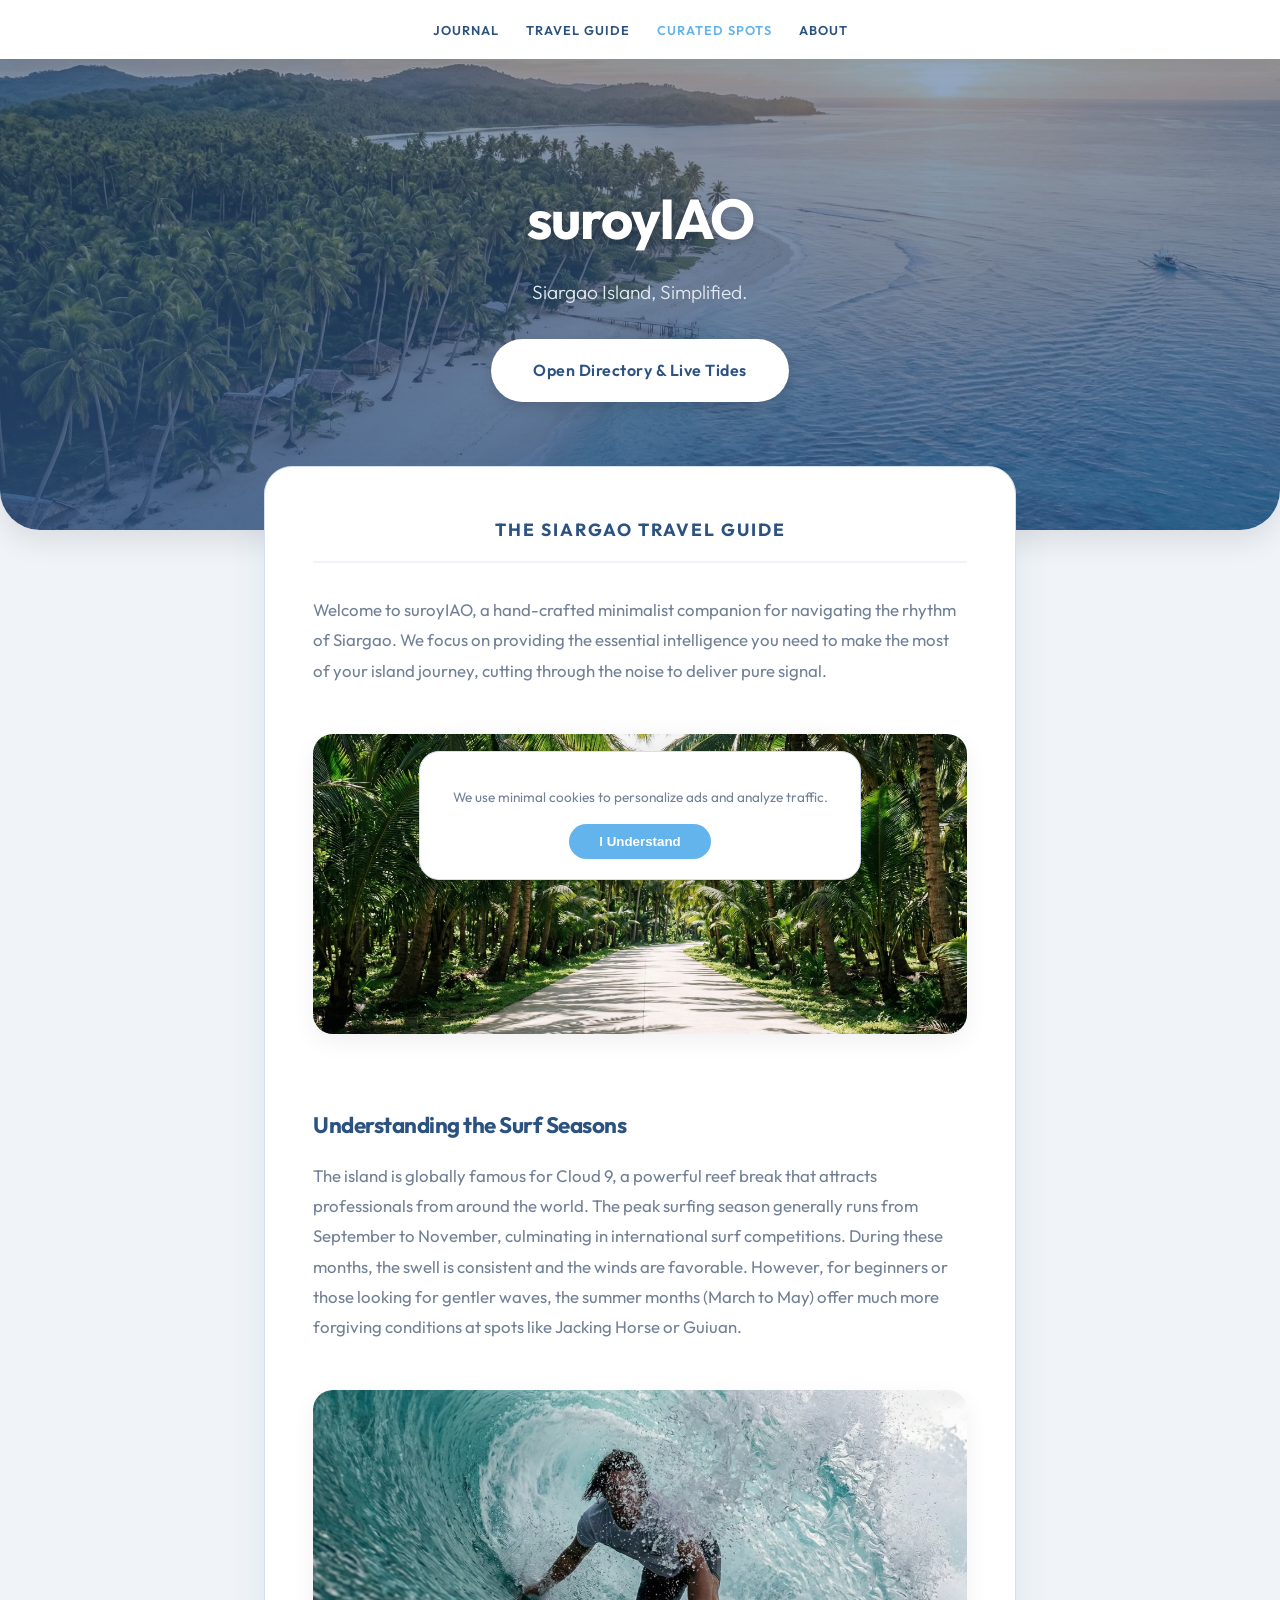
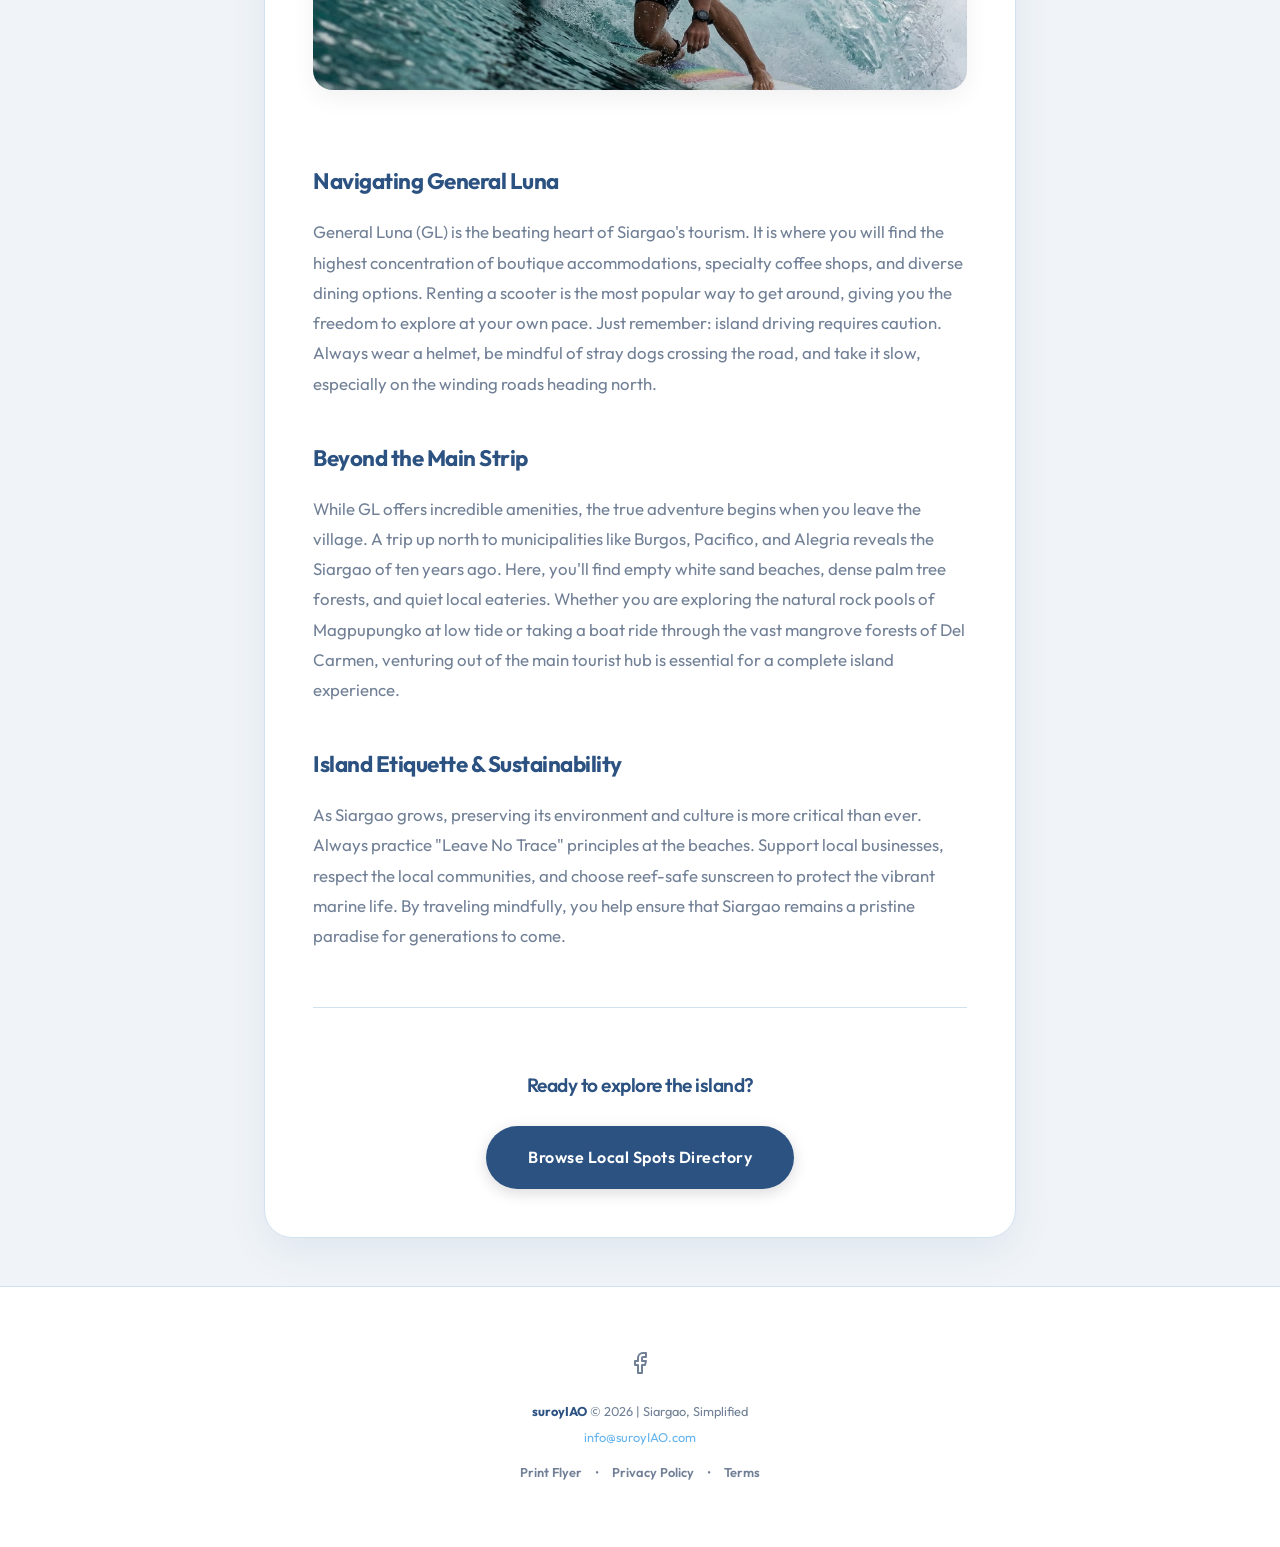
<file: index.html>
<!DOCTYPE html>
<html lang="en">
<head>
    <meta charset="UTF-8">
    <meta name="viewport" content="width=device-width, initial-scale=1.0">
    <title>suroyIAO | Siargao Guide & Travel Insights</title>
    
    <link rel="icon" href="data:image/svg+xml,<svg xmlns='http://www.w3.org/2000/svg' viewBox='0 0 100 100'><rect width='100' height='100' rx='28' fill='%23F0F9FF'/><circle cx='65' cy='38' r='16' fill='%23F59E0B'/><path d='M 20 58 Q 35 42 50 58 T 80 58' stroke='%230284C7' stroke-width='8' stroke-linecap='round' fill='none'/><path d='M 20 74 Q 35 58 50 74 T 80 74' stroke='%2338BDF8' stroke-width='8' stroke-linecap='round' fill='none'/></svg>">
    <link rel="manifest" href="manifest.json">
    <meta name="theme-color" content="#2C5282">
    <link rel="apple-touch-icon" href="suroyiao-logo.png">

    <meta name="description" content="The definitive minimalist guide to Siargao Island. Real-time tide levels, surf conditions, and island travel insights.">
    <meta name="keywords" content="Siargao, General Luna, Siargao guide, Cloud 9 surf, Siargao tide status, suroyIAO, island travel">
    <meta name="author" content="suroyIAO">
    <meta name="robots" content="index, follow">
    <link rel="canonical" href="https://www.suroyiao.com/" />

    <meta property="og:type" content="website">
    <meta property="og:title" content="suroyIAO | Siargao Island Guide">
    <meta property="og:description" content="Essential travel insights and curated local spots in Siargao. No fluff, just island essentials.">
    <meta property="og:url" content="https://www.suroyiao.com/">
    <meta property="og:image" content="https://www.suroyiao.com/suroyiao-qr-pro.png">

    <link rel="preconnect" href="https://fonts.googleapis.com">
    <link rel="preconnect" href="https://fonts.gstatic.com" crossorigin>
    <link href="https://fonts.googleapis.com/css2?family=Outfit:wght@300;400;600&display=swap" rel="stylesheet">
    
    <script async src="https://pagead2.googlesyndication.com/pagead/js/adsbygoogle.js?client=ca-pub-2906936846344562" crossorigin="anonymous"></script>

    <style>
        :root { --bg: #F0F4F8; --text: #2C5282; --light-text: #718096; --card-bg: #FFFFFF; --accent: #63B3ED; --border: #D1E1F0; }
        
        body { font-family: 'Outfit', sans-serif; background-color: var(--bg); color: var(--text); margin: 0; line-height: 1.7; scroll-behavior: smooth; display: flex; flex-direction: column; min-height: 100vh; -webkit-font-smoothing: antialiased; }
        a { text-decoration: none !important; }
        
        @keyframes fadeIn { from { opacity: 0; transform: translateY(15px); } to { opacity: 1; transform: translateY(0); } }
        .fade-in { animation: fadeIn 0.8s ease-out forwards; }
        
        .navbar { background: rgba(255, 255, 255, 0.95); backdrop-filter: blur(10px); padding: 1rem; text-align: center; box-shadow: 0 2px 15px rgba(0,0,0,0.05); position: sticky; top: 0; z-index: 100; }
        .navbar a { margin: 0 12px; color: var(--text); font-weight: 600; font-size: 0.8rem; text-transform: uppercase; letter-spacing: 1px; transition: 0.2s; }
        .navbar a:hover { color: var(--accent); }
        
        .hero { 
            position: relative; 
            text-align: center; 
            padding: 7rem 1.5rem 8rem; 
            background: linear-gradient(rgba(44, 82, 130, 0.5), rgba(44, 82, 130, 0.8)), url('hero-bg.jpg') center/cover no-repeat;
            border-radius: 0 0 40px 40px;
            margin-bottom: -4rem; 
            z-index: 1;
            box-shadow: 0 10px 30px rgba(0,0,0,0.1);
        }
        .hero h1 { font-size: 3.5rem; margin: 0; letter-spacing: -1.5px; color: #FFFFFF; text-shadow: 0 2px 10px rgba(0,0,0,0.2); }
        .hero p { color: #E2E8F0; font-weight: 300; font-size: 1.2rem; margin-top: 10px; margin-bottom: 30px; }
        
        .btn-pill { display: inline-flex; align-items: center; justify-content: center; background: #FFFFFF; color: var(--text); padding: 1rem 2.5rem; border-radius: 50px; font-size: 1rem; font-weight: 600; transition: 0.3s; letter-spacing: 0.5px; box-shadow: 0 4px 15px rgba(0,0,0,0.15); border: 2px solid transparent; }
        .btn-pill:hover { background: var(--accent); color: #FFFFFF; transform: translateY(-3px); box-shadow: 0 8px 25px rgba(99, 179, 237, 0.4); }

        .container { max-width: 800px; margin: 0 auto; padding: 0 1.5rem 3rem; position: relative; z-index: 10; width: 100%; box-sizing: border-box; }
        
        .card { background: var(--card-bg); border-radius: 28px; padding: 3rem; box-shadow: 0 15px 40px rgba(44, 82, 130, 0.08); border: 1px solid var(--border); }
        .card h2 { margin-top: 0; font-size: 1.1rem; border-bottom: 2px solid var(--bg); padding-bottom: 1rem; margin-bottom: 2rem; text-transform: uppercase; letter-spacing: 2px; color: var(--text); text-align: center; }
        
        .article-content h3 { font-size: 1.4rem; color: var(--text); margin-top: 2.5rem; margin-bottom: 0.8rem; letter-spacing: -0.5px; }
        .article-content p { color: var(--light-text); font-size: 1.05rem; line-height: 1.8; margin-bottom: 1.5rem; }
        
        .article-img { width: 100%; height: 300px; object-fit: cover; border-radius: 20px; margin: 1.5rem 0; box-shadow: 0 8px 25px rgba(0,0,0,0.06); transition: transform 0.3s ease; }
        .article-img:hover { transform: scale(1.02); }

        #cookie-consent { position: fixed; bottom: 20px; left: 50%; transform: translateX(-50%); width: 90%; max-width: 400px; background: #FFF; padding: 20px; border-radius: 20px; box-shadow: 0 15px 50px rgba(0,0,0,0.15); border: 1px solid var(--border); z-index: 1000; display: none; text-align: center; }
        #cookie-consent button { background: var(--accent); color: white; border: none; padding: 10px 30px; border-radius: 50px; font-weight: 600; cursor: pointer; transition: 0.2s; }
        #cookie-consent button:hover { background: #4299E1; }
        
        footer { background: #fff; padding: 4rem 1.5rem 3rem; text-align: center; border-top: 1px solid var(--border); margin-top: auto; }
        footer a { color: var(--light-text); text-decoration: none; margin: 0 10px; transition: 0.2s; font-weight: 600; }
        footer a:hover { color: var(--accent); }
        .social-links { display: flex; justify-content: center; gap: 1.5rem; margin-bottom: 1.5rem; }
        .social-icon-link { color: var(--light-text); transition: all 0.2s ease; display: inline-flex; }
        .social-icon-link:hover { color: var(--accent); transform: translateY(-4px); }

        @media(max-width: 600px) {
            .hero { padding: 5rem 1rem 6rem; }
            .hero h1 { font-size: 2.8rem; }
            .card { padding: 2rem 1.5rem; }
            .article-img { height: 200px; }
        }
    </style>
</head>
<body>
    <div id="cookie-consent">
        <p style="font-size: 0.85rem; color: var(--light-text); margin-bottom: 15px;">We use minimal cookies to personalize ads and analyze traffic.</p>
        <button onclick="acceptConsent()">I Understand</button>
    </div>
    
    <nav class="navbar">
        <a href="blog/index.html">Journal</a>
        <a href="#guide">Travel Guide</a> 
        <a href="spots.html" style="color: var(--accent);">Curated Spots</a>
        <a href="about.html">About</a>
    </nav>
    
    <header class="hero">
        <div class="fade-in">
            <h1>suroyIAO</h1>
            <p>Siargao Island, Simplified.</p>
            <a href="spots.html" class="btn-pill">Open Directory & Live Tides</a>
        </div>
    </header>

    <main class="container fade-in" style="animation-delay: 0.2s;">
        
        <section class="card" id="guide">
            <h2>The Siargao Travel Guide</h2>
            <div class="article-content">
                <p>Welcome to suroyIAO, a hand-crafted minimalist companion for navigating the rhythm of Siargao. We focus on providing the essential intelligence you need to make the most of your island journey, cutting through the noise to deliver pure signal.</p>
                
                <img src="siargao-palms.jpg" alt="Siargao Palm Trees" class="article-img">
                
                <h3>Understanding the Surf Seasons</h3>
                <p>The island is globally famous for Cloud 9, a powerful reef break that attracts professionals from around the world. The peak surfing season generally runs from September to November, culminating in international surf competitions. During these months, the swell is consistent and the winds are favorable. However, for beginners or those looking for gentler waves, the summer months (March to May) offer much more forgiving conditions at spots like Jacking Horse or Guiuan.</p>
                
                <img src="cloud9-surf.jpg" alt="Surfer catching a wave" class="article-img">

                <h3>Navigating General Luna</h3>
                <p>General Luna (GL) is the beating heart of Siargao's tourism. It is where you will find the highest concentration of boutique accommodations, specialty coffee shops, and diverse dining options. Renting a scooter is the most popular way to get around, giving you the freedom to explore at your own pace. Just remember: island driving requires caution. Always wear a helmet, be mindful of stray dogs crossing the road, and take it slow, especially on the winding roads heading north.</p>
                
                <h3>Beyond the Main Strip</h3>
                <p>While GL offers incredible amenities, the true adventure begins when you leave the village. A trip up north to municipalities like Burgos, Pacifico, and Alegria reveals the Siargao of ten years ago. Here, you'll find empty white sand beaches, dense palm tree forests, and quiet local eateries. Whether you are exploring the natural rock pools of Magpupungko at low tide or taking a boat ride through the vast mangrove forests of Del Carmen, venturing out of the main tourist hub is essential for a complete island experience.</p>

                <h3>Island Etiquette & Sustainability</h3>
                <p>As Siargao grows, preserving its environment and culture is more critical than ever. Always practice "Leave No Trace" principles at the beaches. Support local businesses, respect the local communities, and choose reef-safe sunscreen to protect the vibrant marine life. By traveling mindfully, you help ensure that Siargao remains a pristine paradise for generations to come.</p>
                
                <div style="text-align: center; margin-top: 3.5rem; padding-top: 2.5rem; border-top: 1px solid var(--border);">
                    <p style="color: var(--text); font-weight: 600; margin-bottom: 1.5rem; font-size: 1.2rem; letter-spacing: -0.5px;">Ready to explore the island?</p>
                    <a href="spots.html" class="btn-pill" style="background: var(--text); color: white;">Browse Local Spots Directory</a>
                </div>
            </div>
        </section>

    </main>

    <footer class="fade-in" style="animation-delay: 0.4s;">
        <div class="social-links">
            <a href="https://facebook.com/suroyiao" target="_blank" rel="noopener noreferrer" class="social-icon-link" aria-label="Facebook">
                <svg xmlns="http://www.w3.org/2000/svg" viewBox="0 0 24 24" fill="none" stroke="currentColor" stroke-width="2" stroke-linecap="round" stroke-linejoin="round" style="width:24px; height:24px;"><path d="M18 2h-3a5 5 0 0 0-5 5v3H7v4h3v8h4v-8h3l1-4h-4V7a1 1 0 0 1 1-1h3z"></path></svg>
            </a>
        </div>
        <p style="font-size:0.8rem; color:var(--light-text); text-align:center; line-height: 2;">
            <strong style="color: var(--text);">suroyIAO</strong> © 2026 | Siargao, Simplified<br>
            <a href="mailto:info@suroyIAO.com" style="color: var(--accent); font-weight: 400;">info@suroyIAO.com</a><br>
            <span style="display: block; margin-top: 10px;">
                <a href="flyer.html">Print Flyer</a> &bull; 
                <a href="privacy.html">Privacy Policy</a> &bull; 
                <a href="terms.html">Terms</a>
            </span>
        </p>
    </footer>

    <script>
        function acceptConsent() { localStorage.setItem("suroyIaoConsent", "true"); document.getElementById("cookie-consent").style.display = "none"; }
        window.onload = function() { if (!localStorage.getItem("suroyIaoConsent")) { setTimeout(() => { document.getElementById("cookie-consent").style.display = "block"; }, 1500); } };
    </script>
</body>
</html>
</file>
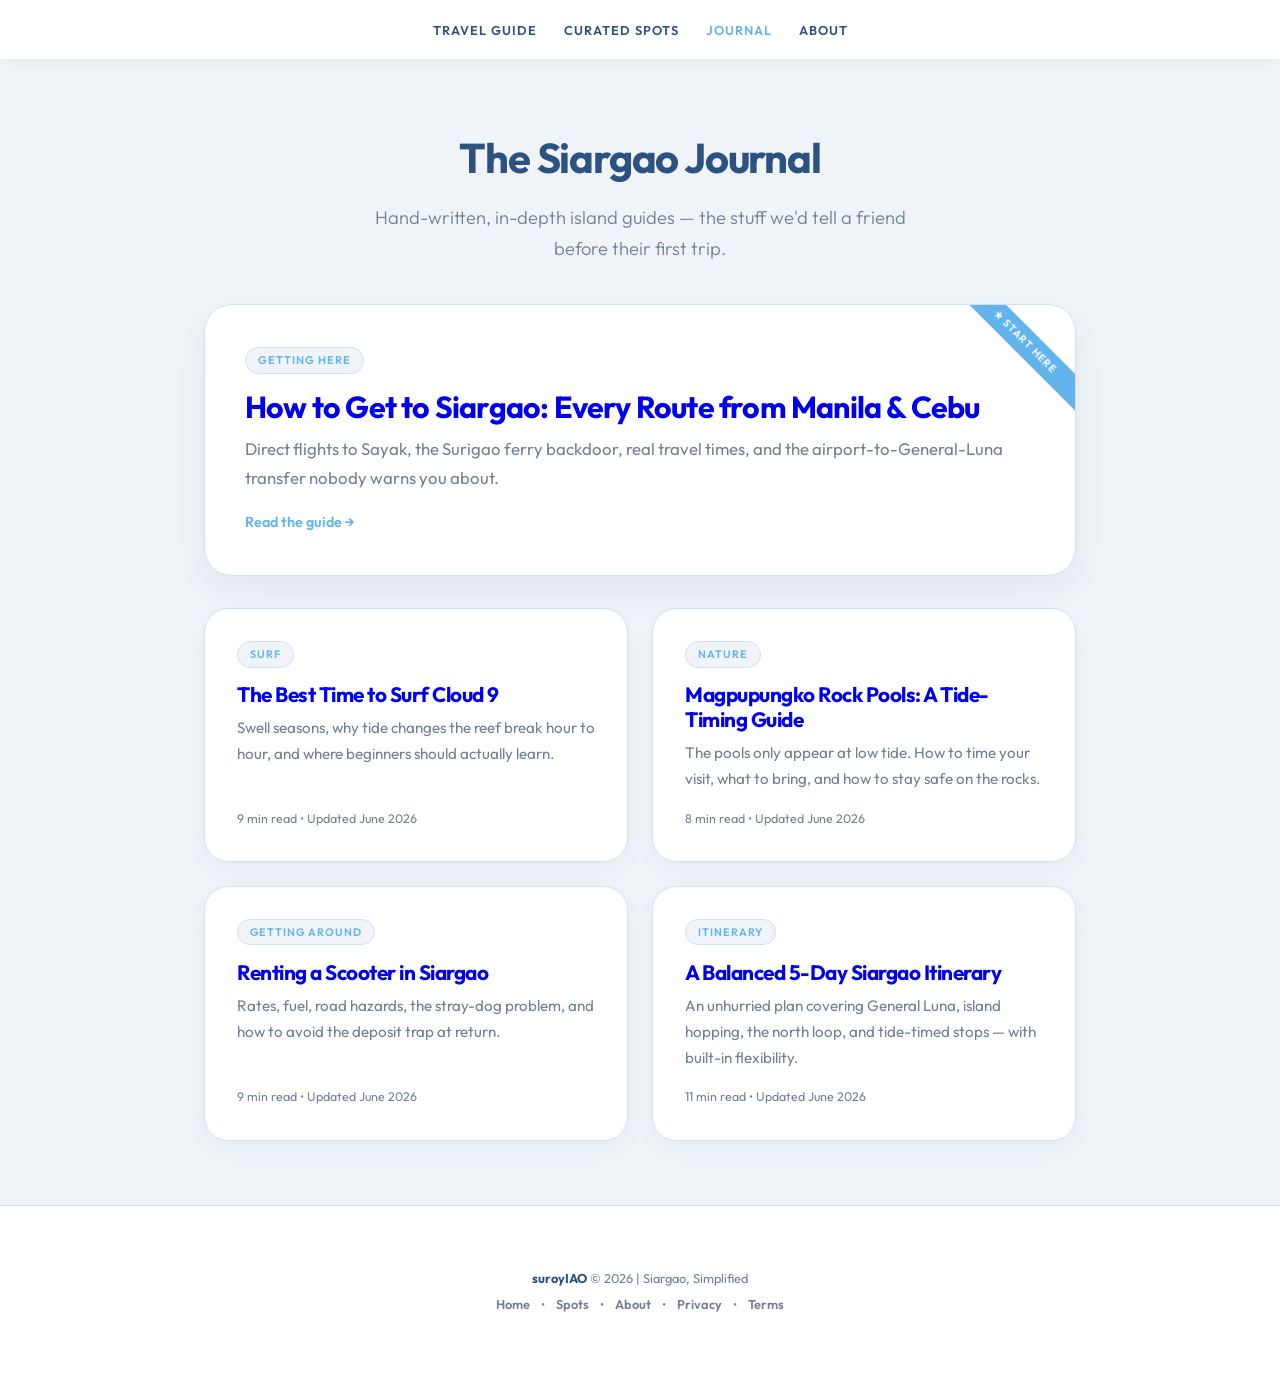
<file: blog/index.html>
<!DOCTYPE html>
<html lang="en">
<head>
    <meta charset="UTF-8">
    <meta name="viewport" content="width=device-width, initial-scale=1.0">
    <title>The Siargao Journal | In-Depth Island Guides | suroyIAO</title>

    <link rel="icon" href="data:image/svg+xml,<svg xmlns='http://www.w3.org/2000/svg' viewBox='0 0 100 100'><rect width='100' height='100' rx='28' fill='%23F0F9FF'/><circle cx='65' cy='38' r='16' fill='%23F59E0B'/><path d='M 20 58 Q 35 42 50 58 T 80 58' stroke='%230284C7' stroke-width='8' stroke-linecap='round' fill='none'/><path d='M 20 74 Q 35 58 50 74 T 80 74' stroke='%2338BDF8' stroke-width='8' stroke-linecap='round' fill='none'/></svg>">

    <meta name="description" content="In-depth Siargao guides from suroyIAO: how to get to the island, renting a scooter, surfing Cloud 9, timing the Magpupungko tide pools, and a balanced 5-day itinerary.">
    <meta name="keywords" content="Siargao guide, Siargao blog, Siargao travel tips, Cloud 9, Magpupungko, Siargao itinerary, General Luna">
    <meta name="author" content="suroyIAO">
    <meta name="robots" content="index, follow">
    <link rel="canonical" href="https://www.suroyiao.com/blog/index.html" />

    <meta property="og:type" content="website">
    <meta property="og:title" content="The Siargao Journal | suroyIAO">
    <meta property="og:description" content="In-depth, hand-written island guides to help you plan a better Siargao trip.">
    <meta property="og:url" content="https://www.suroyiao.com/blog/index.html">

    <link rel="preconnect" href="https://fonts.googleapis.com">
    <link rel="preconnect" href="https://fonts.gstatic.com" crossorigin>
    <link href="https://fonts.googleapis.com/css2?family=Outfit:wght@300;400;600&display=swap" rel="stylesheet">

    <script async src="https://pagead2.googlesyndication.com/pagead/js/adsbygoogle.js?client=ca-pub-2906936846344562" crossorigin="anonymous"></script>

    <style>
        :root { --bg: #F0F4F8; --text: #2C5282; --light-text: #718096; --card-bg: #FFFFFF; --accent: #63B3ED; --border: #D1E1F0; }
        * { box-sizing: border-box; }
        body { font-family: 'Outfit', sans-serif; background-color: var(--bg); color: var(--text); margin: 0; line-height: 1.7; display: flex; flex-direction: column; min-height: 100vh; -webkit-font-smoothing: antialiased; }
        a { text-decoration: none !important; }
        @keyframes fadeIn { from { opacity: 0; transform: translateY(15px); } to { opacity: 1; transform: translateY(0); } }
        .fade-in { animation: fadeIn 0.8s ease-out forwards; }

        .navbar { background: rgba(255, 255, 255, 0.95); backdrop-filter: blur(10px); padding: 1rem; text-align: center; box-shadow: 0 2px 15px rgba(0,0,0,0.05); position: sticky; top: 0; z-index: 100; }
        .navbar a { margin: 0 12px; color: var(--text); font-weight: 600; font-size: 0.8rem; text-transform: uppercase; letter-spacing: 1px; transition: 0.2s; }
        .navbar a:hover { color: var(--accent); }

        .hero { text-align: center; padding: 4rem 1.5rem 2.5rem; }
        .hero h1 { font-size: 2.6rem; margin: 0 0 0.5rem; letter-spacing: -1.2px; }
        .hero p { color: var(--light-text); font-weight: 300; font-size: 1.15rem; margin: 0; max-width: 540px; margin: 0 auto; }

        .container { max-width: 920px; margin: 0 auto; padding: 0 1.5rem 4rem; width: 100%; flex: 1; }

        .featured { display: block; background: var(--card-bg); border: 1px solid var(--border); border-radius: 28px; padding: 2.5rem; margin-bottom: 2rem; box-shadow: 0 15px 40px rgba(44, 82, 130, 0.08); transition: 0.25s; position: relative; overflow: hidden; }
        .featured::after { content: "★ Start Here"; position: absolute; top: 1.5rem; right: -2.5rem; background: var(--accent); color: #fff; font-size: 0.65rem; font-weight: 600; letter-spacing: 1px; text-transform: uppercase; padding: 4px 3rem; transform: rotate(45deg); }
        .featured:hover { transform: translateY(-4px); box-shadow: 0 20px 50px rgba(44,82,130,0.12); }
        .featured .tag { display: inline-block; background: var(--bg); border: 1px solid var(--border); padding: 3px 12px; border-radius: 50px; font-size: 0.7rem; text-transform: uppercase; letter-spacing: 1px; font-weight: 600; color: var(--accent); margin-bottom: 1rem; }
        .featured h2 { font-size: 1.9rem; margin: 0 0 0.6rem; letter-spacing: -0.8px; line-height: 1.15; }
        .featured p { color: var(--light-text); margin: 0 0 1rem; font-size: 1.05rem; }
        .read-link { color: var(--accent); font-weight: 600; font-size: 0.9rem; }

        .grid { display: grid; grid-template-columns: 1fr 1fr; gap: 1.5rem; }
        .post-card { display: flex; flex-direction: column; background: var(--card-bg); border: 1px solid var(--border); border-radius: 24px; padding: 2rem; box-shadow: 0 10px 30px rgba(44, 82, 130, 0.05); transition: 0.25s; }
        .post-card:hover { transform: translateY(-4px); box-shadow: 0 18px 40px rgba(44,82,130,0.1); }
        .post-card .tag { display: inline-block; align-self: flex-start; background: var(--bg); border: 1px solid var(--border); padding: 3px 12px; border-radius: 50px; font-size: 0.68rem; text-transform: uppercase; letter-spacing: 1px; font-weight: 600; color: var(--accent); margin-bottom: 0.9rem; }
        .post-card h3 { font-size: 1.3rem; margin: 0 0 0.5rem; letter-spacing: -0.5px; line-height: 1.2; }
        .post-card p { color: var(--light-text); font-size: 0.95rem; margin: 0 0 1rem; flex: 1; }
        .post-card .meta-line { font-size: 0.78rem; color: var(--light-text); }

        footer { background: #fff; padding: 3rem 1.5rem; text-align: center; border-top: 1px solid var(--border); margin-top: auto; }
        footer a { color: var(--light-text); margin: 0 8px; font-weight: 600; }
        footer a:hover { color: var(--accent); }

        @media(max-width: 600px) {
            .hero h1 { font-size: 2rem; }
            .grid { grid-template-columns: 1fr; }
            .featured { padding: 2rem 1.5rem; }
            .featured h2 { font-size: 1.5rem; }
        }
    </style>
</head>
<body>
    <nav class="navbar">
        <a href="../index.html">Travel Guide</a>
        <a href="../spots.html">Curated Spots</a>
        <a href="index.html" style="color: var(--accent);">Journal</a>
        <a href="../about.html">About</a>
    </nav>

    <header class="hero fade-in">
        <h1>The Siargao Journal</h1>
        <p>Hand-written, in-depth island guides &mdash; the stuff we'd tell a friend before their first trip.</p>
    </header>

    <main class="container fade-in" style="animation-delay: 0.15s;">

        <a href="getting-to-siargao.html" class="featured">
            <span class="tag">Getting Here</span>
            <h2>How to Get to Siargao: Every Route from Manila &amp; Cebu</h2>
            <p>Direct flights to Sayak, the Surigao ferry backdoor, real travel times, and the airport-to-General-Luna transfer nobody warns you about.</p>
            <span class="read-link">Read the guide &rarr;</span>
        </a>

        <div class="grid">
            <a href="best-time-to-surf-cloud-9.html" class="post-card">
                <span class="tag">Surf</span>
                <h3>The Best Time to Surf Cloud 9</h3>
                <p>Swell seasons, why tide changes the reef break hour to hour, and where beginners should actually learn.</p>
                <span class="meta-line">9 min read &bull; Updated June 2026</span>
            </a>

            <a href="magpupungko-tide-guide.html" class="post-card">
                <span class="tag">Nature</span>
                <h3>Magpupungko Rock Pools: A Tide-Timing Guide</h3>
                <p>The pools only appear at low tide. How to time your visit, what to bring, and how to stay safe on the rocks.</p>
                <span class="meta-line">8 min read &bull; Updated June 2026</span>
            </a>

            <a href="renting-a-scooter-siargao.html" class="post-card">
                <span class="tag">Getting Around</span>
                <h3>Renting a Scooter in Siargao</h3>
                <p>Rates, fuel, road hazards, the stray-dog problem, and how to avoid the deposit trap at return.</p>
                <span class="meta-line">9 min read &bull; Updated June 2026</span>
            </a>

            <a href="siargao-5-day-itinerary.html" class="post-card">
                <span class="tag">Itinerary</span>
                <h3>A Balanced 5-Day Siargao Itinerary</h3>
                <p>An unhurried plan covering General Luna, island hopping, the north loop, and tide-timed stops &mdash; with built-in flexibility.</p>
                <span class="meta-line">11 min read &bull; Updated June 2026</span>
            </a>
        </div>

    </main>

    <footer>
        <p style="font-size:0.8rem; color:var(--light-text); line-height: 2;">
            <strong style="color: var(--text);">suroyIAO</strong> &copy; 2026 | Siargao, Simplified<br>
            <a href="../index.html">Home</a> &bull;
            <a href="../spots.html">Spots</a> &bull;
            <a href="../about.html">About</a> &bull;
            <a href="../privacy.html">Privacy</a> &bull;
            <a href="../terms.html">Terms</a>
        </p>
    </footer>
</body>
</html>
</file>
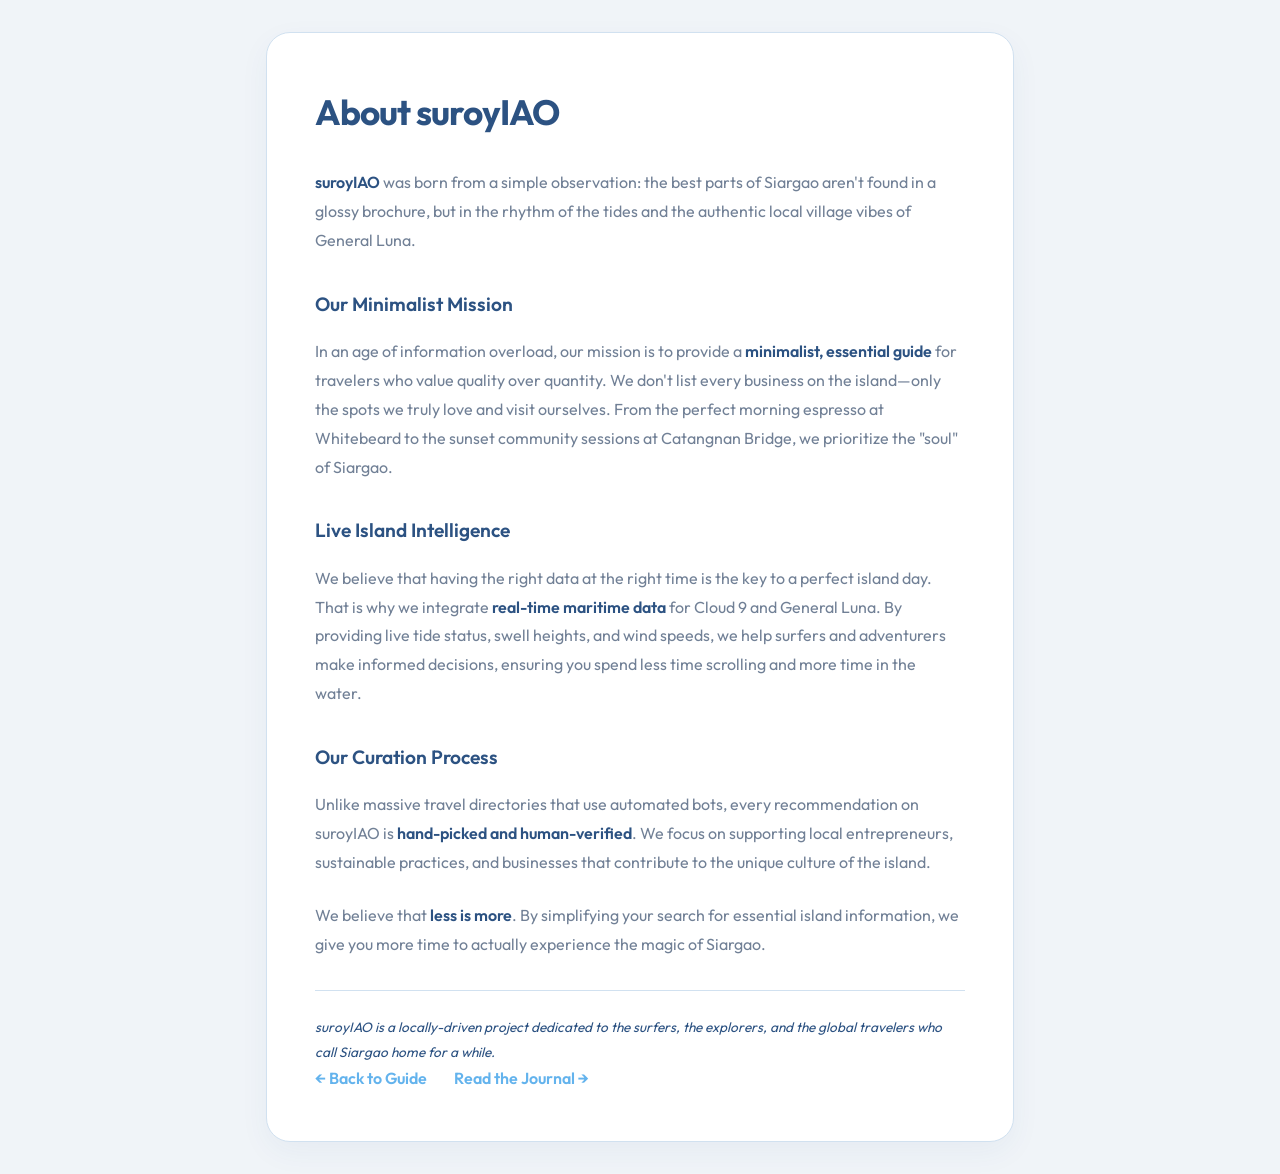
<file: about.html>
<!DOCTYPE html>
<html lang="en">
<head>
    <meta charset="UTF-8">
    <meta name="viewport" content="width=device-width, initial-scale=1.0">
    <title>About | suroyIAO</title>
    <link rel="icon" href="data:image/svg+xml,<svg xmlns='http://www.w3.org/2000/svg' viewBox='0 0 100 100'><rect width='100' height='100' rx='28' fill='%23F0F9FF'/><circle cx='65' cy='38' r='16' fill='%23F59E0B'/><path d='M 20 58 Q 35 42 50 58 T 80 58' stroke='%230284C7' stroke-width='8' stroke-linecap='round' fill='none'/><path d='M 20 74 Q 35 58 50 74 T 80 74' stroke='%2338BDF8' stroke-width='8' stroke-linecap='round' fill='none'/></svg>">
    <link href="https://fonts.googleapis.com/css2?family=Outfit:wght@300;400;600&display=swap" rel="stylesheet">
    
    <script async src="https://pagead2.googlesyndication.com/pagead/js/adsbygoogle.js?client=ca-pub-2906936846344562" crossorigin="anonymous"></script>

    <style>
        :root { --bg: #F0F4F8; --text: #2C5282; --accent: #63B3ED; --card-bg: #FFFFFF; --border: #D1E1F0; }
        body { font-family: 'Outfit', sans-serif; background-color: var(--bg); color: var(--text); margin: 0; padding: 2rem; display: flex; flex-direction: column; align-items: center; min-height: 100vh; }
        .card { background: var(--card-bg); border-radius: 24px; padding: 3rem; box-shadow: 0 10px 30px rgba(44, 82, 130, 0.05); border: 1px solid var(--border); max-width: 650px; width: 100%; line-height: 1.8; }
        h1 { margin-top: 0; font-size: 2.2rem; letter-spacing: -1px; margin-bottom: 1.5rem; }
        h2 { font-size: 1.2rem; margin: 2rem 0 1rem; color: var(--text); font-weight: 600; }
        p { color: #718096; margin-bottom: 1.5rem; font-size: 1rem; }
        .back-btn { margin-top: 2rem; font-weight: 600; color: var(--accent); text-decoration: none; transition: 0.2s; }
        .back-btn:hover { color: var(--text); }
        .highlight { color: var(--text); font-weight: 600; }
        .footer-note { border-top: 1px solid var(--border); margin-top: 2rem; padding-top: 1.5rem; font-size: 0.85rem; font-style: italic; }
    </style>
</head>
<body>
    <div class="card">
        <h1>About suroyIAO</h1>
        
        <p>
            <span class="highlight">suroyIAO</span> was born from a simple observation: the best parts of Siargao aren't found in a glossy brochure, but in the rhythm of the tides and the authentic local village vibes of General Luna.
        </p>

        <h2>Our Minimalist Mission</h2>
        <p>
            In an age of information overload, our mission is to provide a <span class="highlight">minimalist, essential guide</span> for travelers who value quality over quantity. We don't list every business on the island—only the spots we truly love and visit ourselves. From the perfect morning espresso at Whitebeard to the sunset community sessions at Catangnan Bridge, we prioritize the "soul" of Siargao.
        </p>

        <h2>Live Island Intelligence</h2>
        <p>
            We believe that having the right data at the right time is the key to a perfect island day. That is why we integrate <span class="highlight">real-time maritime data</span> for Cloud 9 and General Luna. By providing live tide status, swell heights, and wind speeds, we help surfers and adventurers make informed decisions, ensuring you spend less time scrolling and more time in the water.
        </p>

        <h2>Our Curation Process</h2>
        <p>
            Unlike massive travel directories that use automated bots, every recommendation on suroyIAO is <span class="highlight">hand-picked and human-verified</span>. We focus on supporting local entrepreneurs, sustainable practices, and businesses that contribute to the unique culture of the island.
        </p>

        <p>
            We believe that <span class="highlight">less is more</span>. By simplifying your search for essential island information, we give you more time to actually experience the magic of Siargao.
        </p>

        <div class="footer-note">
            suroyIAO is a locally-driven project dedicated to the surfers, the explorers, and the global travelers who call Siargao home for a while.
        </div>

        <a href="index.html" class="back-btn">← Back to Guide</a>
        <a href="blog/index.html" class="back-btn" style="margin-left: 1.5rem;">Read the Journal →</a>
    </div>
</body>
</html>
</file>
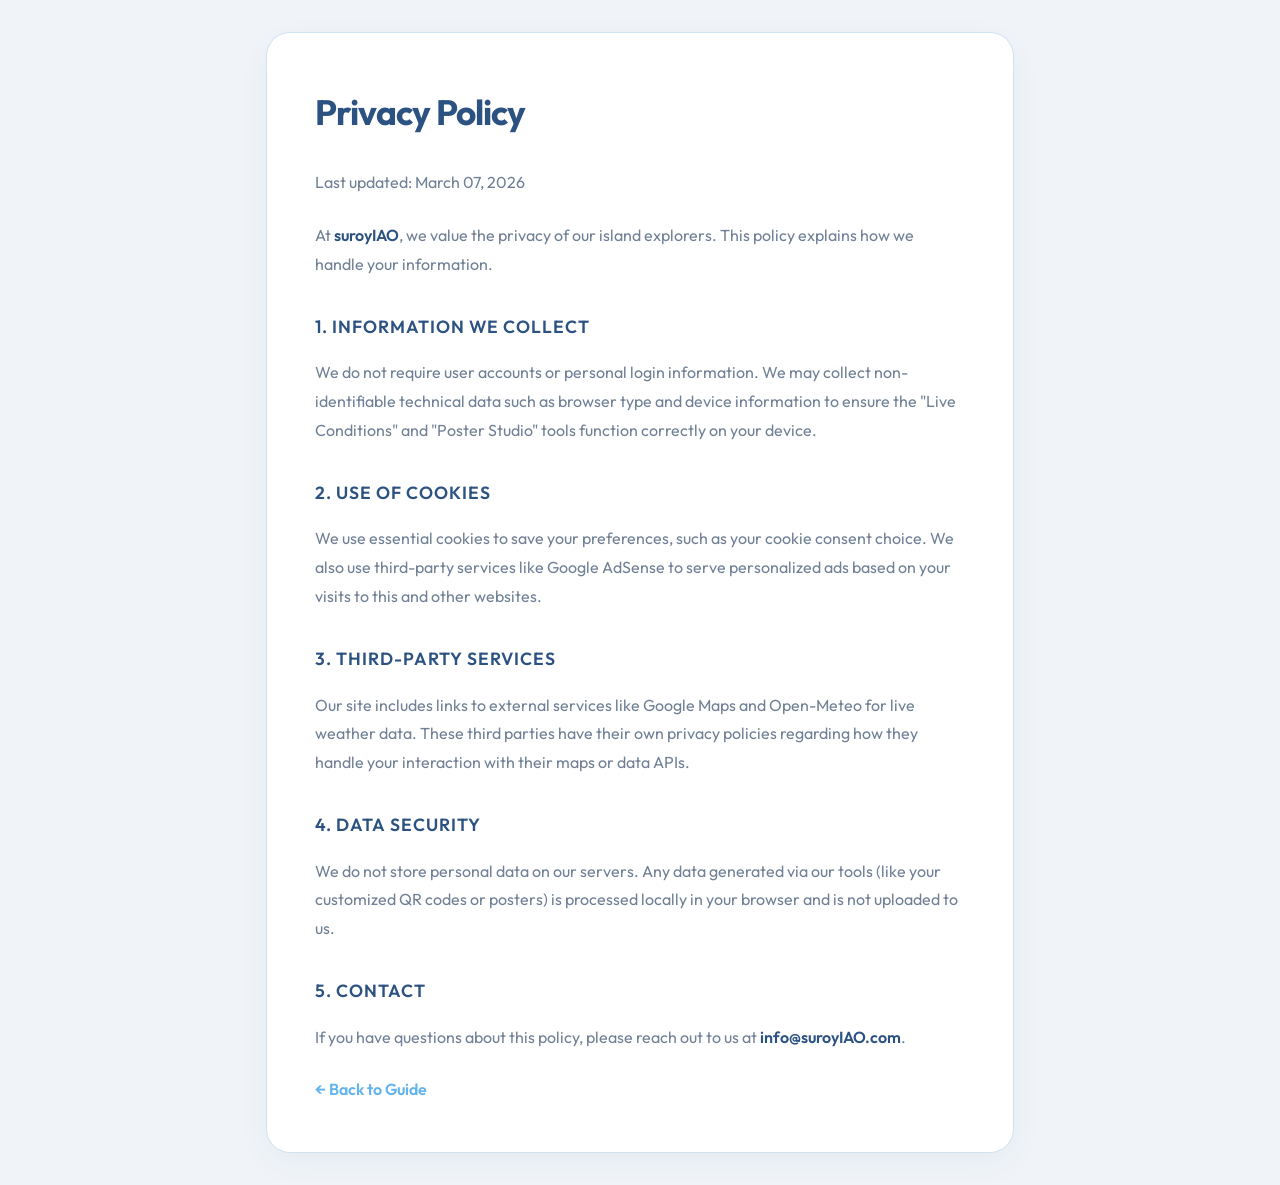
<file: privacy.html>
<!DOCTYPE html>
<html lang="en">
<head>
    <meta charset="UTF-8">
    <meta name="viewport" content="width=device-width, initial-scale=1.0">
    <title>Privacy Policy | suroyIAO</title>
    <link rel="icon" href="data:image/svg+xml,<svg xmlns='http://www.w3.org/2000/svg' viewBox='0 0 100 100'><rect width='100' height='100' rx='28' fill='%23F0F9FF'/><circle cx='65' cy='38' r='16' fill='%23F59E0B'/><path d='M 20 58 Q 35 42 50 58 T 80 58' stroke='%230284C7' stroke-width='8' stroke-linecap='round' fill='none'/><path d='M 20 74 Q 35 58 50 74 T 80 74' stroke='%2338BDF8' stroke-width='8' stroke-linecap='round' fill='none'/></svg>">
    <link href="https://fonts.googleapis.com/css2?family=Outfit:wght@300;400;600&display=swap" rel="stylesheet">
    <style>
        :root { --bg: #F0F4F8; --text: #2C5282; --accent: #63B3ED; --card-bg: #FFFFFF; --border: #D1E1F0; }
        body { font-family: 'Outfit', sans-serif; background-color: var(--bg); color: var(--text); margin: 0; padding: 2rem; display: flex; flex-direction: column; align-items: center; min-height: 100vh; }
        .card { background: var(--card-bg); border-radius: 24px; padding: 3rem; box-shadow: 0 10px 30px rgba(44, 82, 130, 0.05); border: 1px solid var(--border); max-width: 650px; width: 100%; line-height: 1.8; }
        h1 { margin-top: 0; font-size: 2.2rem; letter-spacing: -1px; margin-bottom: 1.5rem; }
        h2 { font-size: 1.1rem; margin: 2rem 0 0.5rem; color: var(--text); font-weight: 600; text-transform: uppercase; letter-spacing: 1px; }
        p { color: #718096; margin-bottom: 1.5rem; font-size: 1rem; }
        .back-btn { margin-top: 2rem; font-weight: 600; color: var(--accent); text-decoration: none; transition: 0.2s; }
        .back-btn:hover { color: var(--text); }
        .highlight { color: var(--text); font-weight: 600; }
    </style>
</head>
<body>
    <div class="card">
        <h1>Privacy Policy</h1>
        <p>Last updated: March 07, 2026</p>
        
        <p>At <span class="highlight">suroyIAO</span>, we value the privacy of our island explorers. This policy explains how we handle your information.</p>

        <h2>1. Information We Collect</h2>
        <p>We do not require user accounts or personal login information. We may collect non-identifiable technical data such as browser type and device information to ensure the "Live Conditions" and "Poster Studio" tools function correctly on your device.</p>

        <h2>2. Use of Cookies</h2>
        <p>We use essential cookies to save your preferences, such as your cookie consent choice. We also use third-party services like Google AdSense to serve personalized ads based on your visits to this and other websites.</p>

        <h2>3. Third-Party Services</h2>
        <p>Our site includes links to external services like Google Maps and Open-Meteo for live weather data. These third parties have their own privacy policies regarding how they handle your interaction with their maps or data APIs.</p>

        <h2>4. Data Security</h2>
        <p>We do not store personal data on our servers. Any data generated via our tools (like your customized QR codes or posters) is processed locally in your browser and is not uploaded to us.</p>

        <h2>5. Contact</h2>
        <p>If you have questions about this policy, please reach out to us at <span class="highlight">info@suroyIAO.com</span>.</p>

        <a href="index.html" class="back-btn">← Back to Guide</a>
    </div>
</body>
</html>
</file>
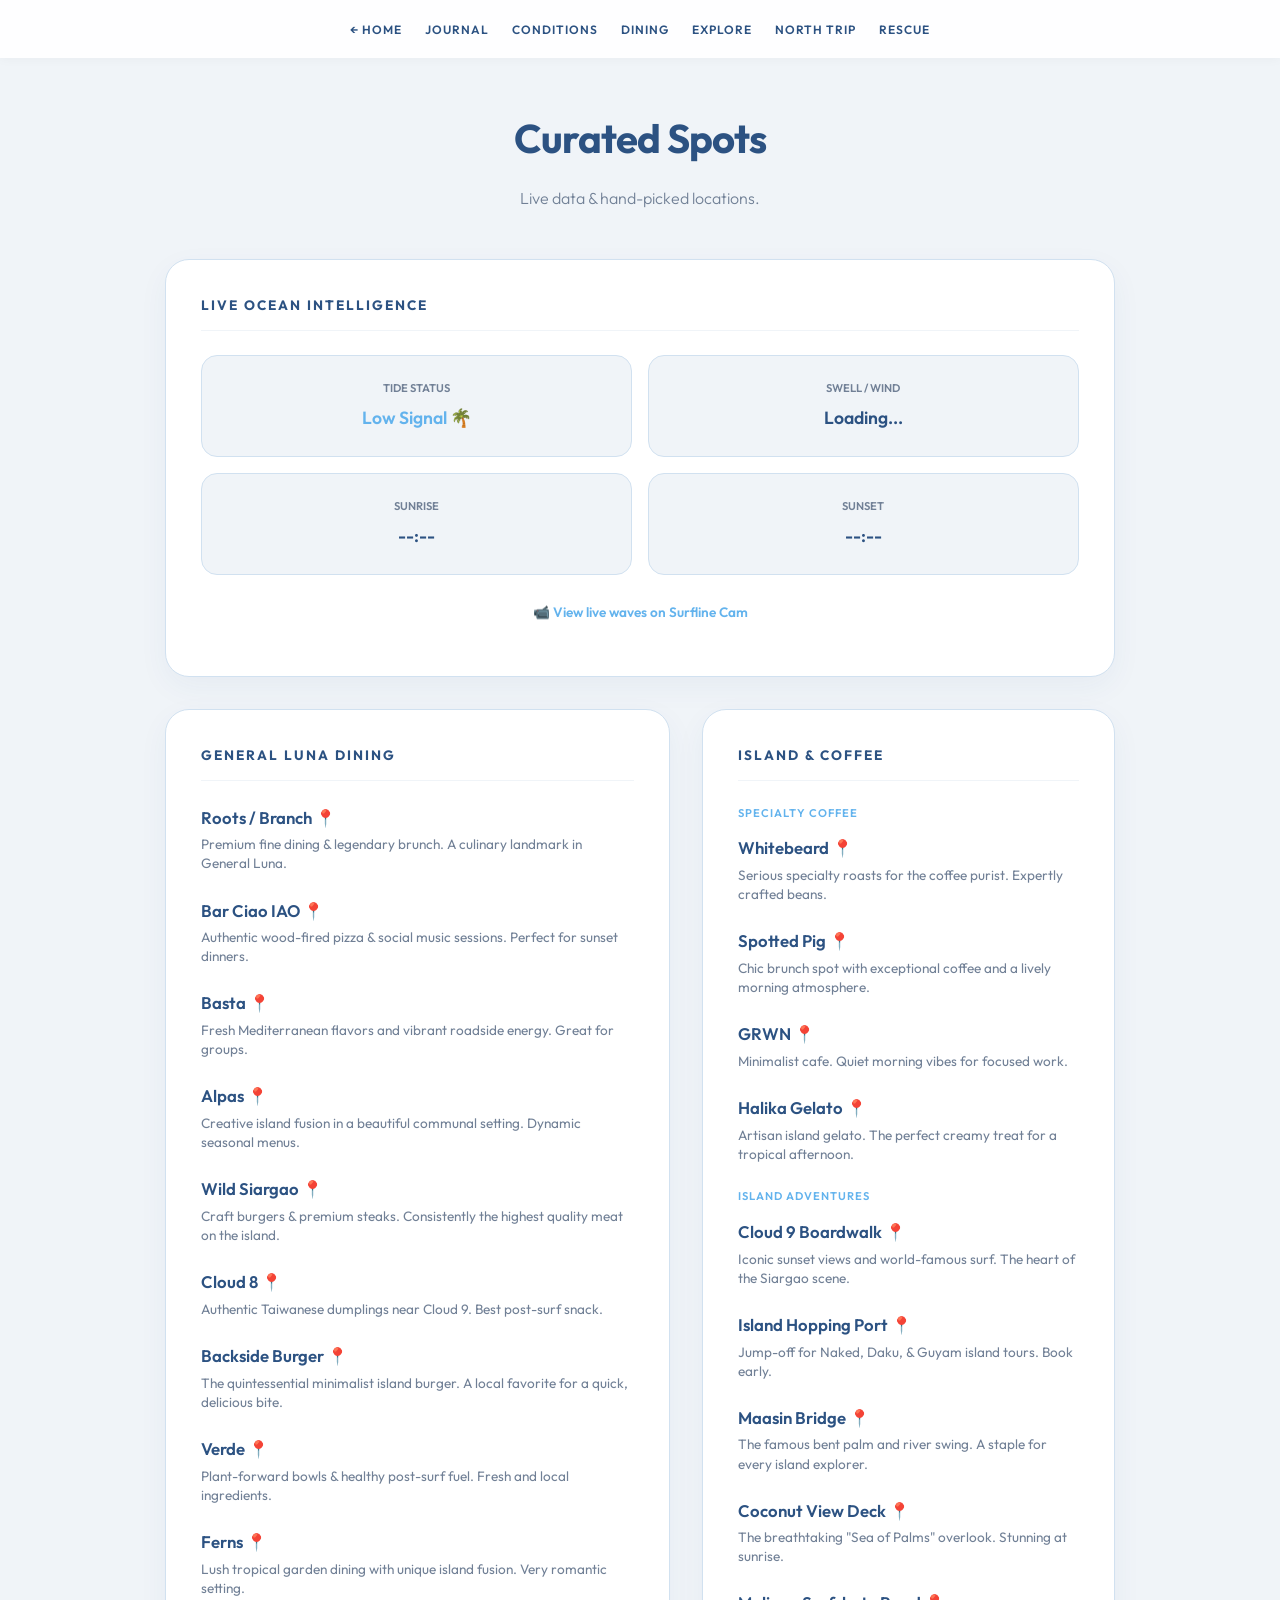
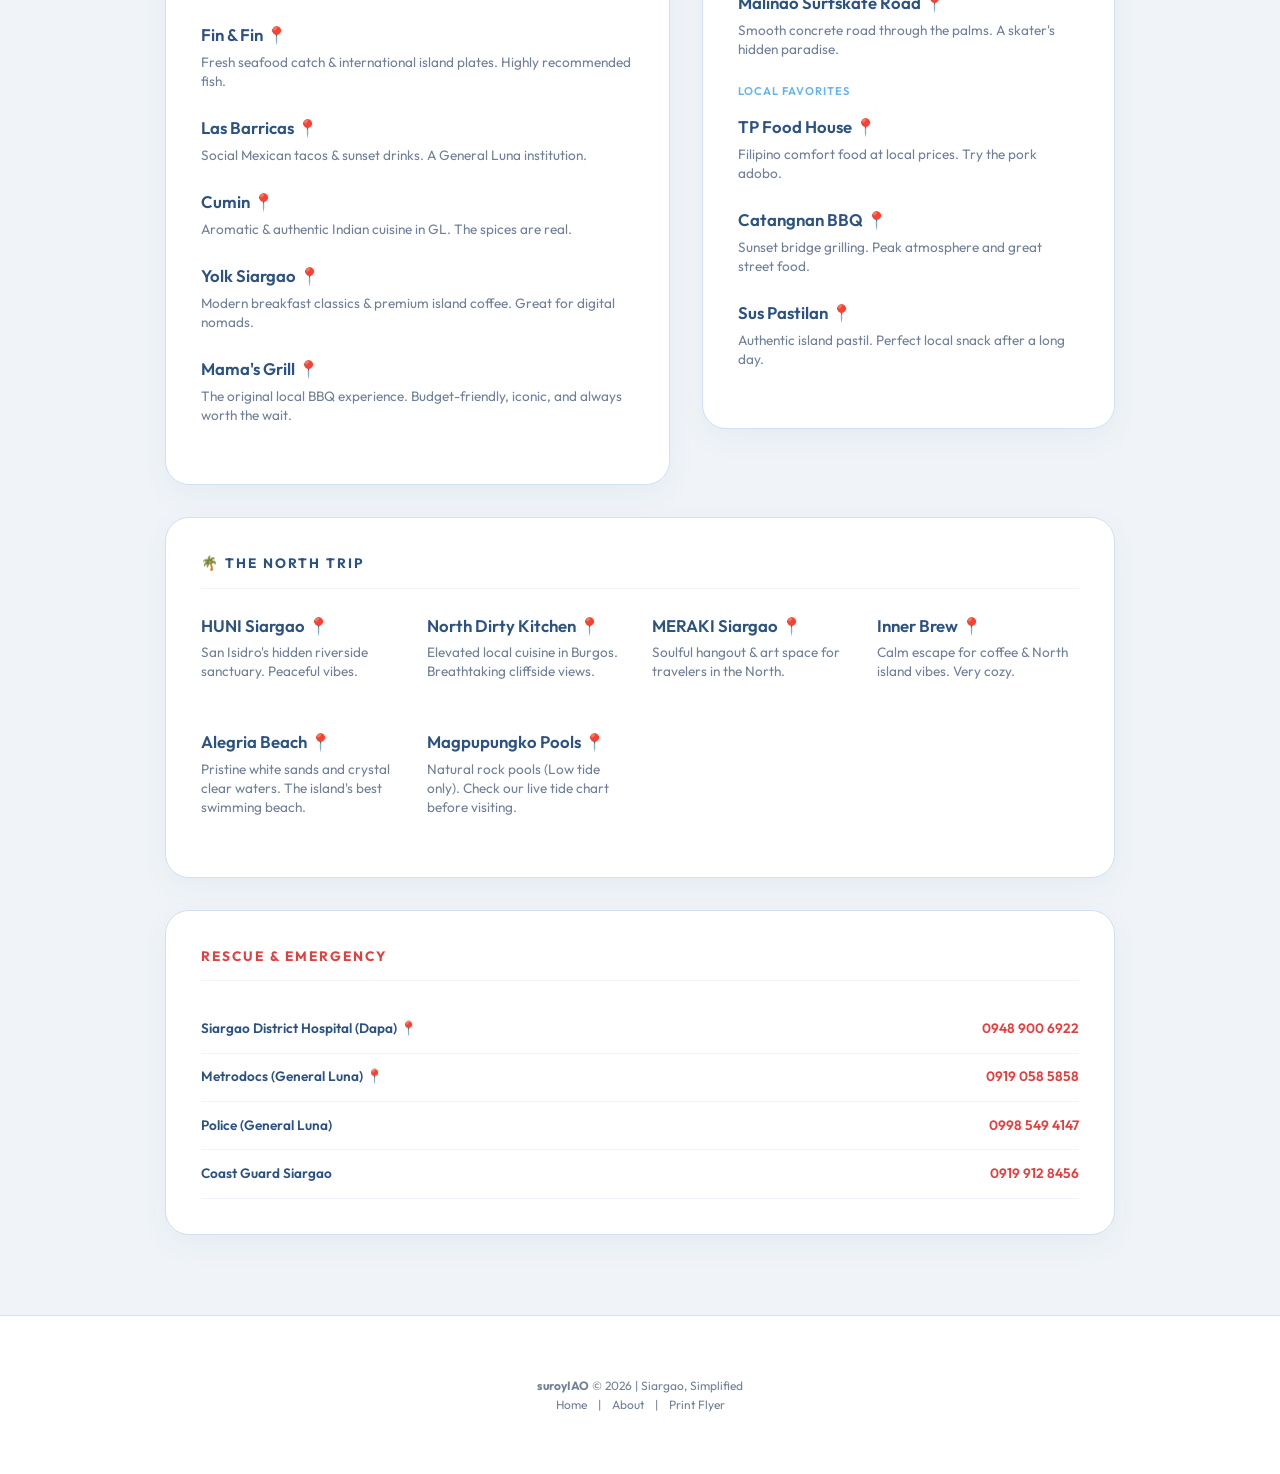
<file: spots.html>
<!DOCTYPE html>
<html lang="en">
<head>
    <meta charset="UTF-8">
    <meta name="viewport" content="width=device-width, initial-scale=1.0">
    <title>Curated Spots & Live Surf | suroyIAO</title>
    
    <link rel="icon" href="data:image/svg+xml,<svg xmlns='http://www.w3.org/2000/svg' viewBox='0 0 100 100'><rect width='100' height='100' rx='28' fill='%23F0F9FF'/><circle cx='65' cy='38' r='16' fill='%23F59E0B'/><path d='M 20 58 Q 35 42 50 58 T 80 58' stroke='%230284C7' stroke-width='8' stroke-linecap='round' fill='none'/><path d='M 20 74 Q 35 58 50 74 T 80 74' stroke='%2338BDF8' stroke-width='8' stroke-linecap='round' fill='none'/></svg>">
    <link href="https://fonts.googleapis.com/css2?family=Outfit:wght@300;400;600&display=swap" rel="stylesheet">
    <link rel="canonical" href="https://www.suroyiao.com/spots.html" />

    <style>
        :root { --bg: #F0F4F8; --text: #2C5282; --light-text: #718096; --card-bg: #FFFFFF; --accent: #63B3ED; --border: #D1E1F0; --emer-text: #E53E3E; }
        body { font-family: 'Outfit', sans-serif; background-color: var(--bg); color: var(--text); margin: 0; line-height: 1.6; scroll-behavior: smooth; display: flex; flex-direction: column; min-height: 100vh; -webkit-font-smoothing: antialiased; }
        a { text-decoration: none !important; }
        .navbar { background: rgba(255, 255, 255, 0.9); backdrop-filter: blur(8px); padding: 1rem; text-align: center; box-shadow: 0 2px 10px rgba(0,0,0,0.03); position: sticky; top: 0; z-index: 100; }
        .navbar a { margin: 0 10px; color: var(--text); font-weight: 600; font-size: 0.75rem; text-transform: uppercase; letter-spacing: 1px; transition: 0.2s; }
        .navbar a:hover { color: var(--accent); }
        .header { text-align: center; padding: 3rem 1.5rem 2rem; }
        .header h1 { font-size: 2.5rem; margin: 0; letter-spacing: -1px; color: var(--text); }
        .container { max-width: 950px; margin: 0 auto; padding: 0 1.5rem 3rem; display: grid; grid-template-columns: 1fr; gap: 2rem; flex: 1; align-items: start; }
        @media(min-width: 768px) { .container { grid-template-columns: 1.1fr 0.9fr; } .full-width { grid-column: 1 / -1; } }
        
        .card { background: var(--card-bg); border-radius: 24px; padding: 2.2rem; box-shadow: 0 10px 30px rgba(44, 82, 130, 0.05); border: 1px solid var(--border); height: fit-content; }
        .card h2 { margin-top: 0; font-size: 0.85rem; border-bottom: 1.5px solid var(--bg); padding-bottom: 0.8rem; margin-bottom: 1.5rem; text-transform: uppercase; letter-spacing: 2px; color: var(--text); }
        
        .condition-grid { display: grid; grid-template-columns: 1fr 1fr; gap: 1rem; }
        .condition-stat { background: var(--bg); padding: 1.5rem; border-radius: 16px; text-align: center; border: 1px solid var(--border); display: flex; flex-direction: column; justify-content: center;}
        .stat-label { font-size: 0.7rem; color: var(--light-text); text-transform: uppercase; display: block; margin-bottom: 6px; font-weight: 600; }
        .stat-value { font-weight: 600; font-size: 1.1rem; color: var(--text); }

        .sub-cat { font-size: 0.7rem; font-weight: 600; color: var(--accent); text-transform: uppercase; margin: 1.5rem 0 0.8rem; letter-spacing: 1px; }
        .item { margin-bottom: 1.5rem; }
        .item-link { font-weight: 600; font-size: 1.05rem; color: var(--text); transition: 0.2s; }
        .item-link:hover { color: var(--accent); }
        .item-desc { color: var(--light-text); font-size: 0.85rem; margin-top: 4px; display: block; line-height: 1.4; }
        
        .rescue-entry { display: flex; justify-content: space-between; align-items: baseline; padding: 0.8rem 0; border-bottom: 1px solid var(--bg); }
        .rescue-label { color: var(--text); font-weight: 600; font-size: 0.85rem; }
        .rescue-num { color: var(--emer-text); font-weight: 600; font-size: 0.85rem; }
        
        footer { background: #fff; padding: 3rem 1.5rem; text-align: center; border-top: 1px solid var(--border); margin-top: 2rem; }
        footer a { color: var(--light-text); text-decoration: underline; margin: 0 8px; }
    </style>
</head>
<body>
    
    <nav class="navbar">
        <a href="index.html">← Home</a>
        <a href="blog/index.html">Journal</a>
        <a href="#conditions">Conditions</a>
        <a href="#dining">Dining</a> 
        <a href="#explore">Explore</a> 
        <a href="#north">North Trip</a> 
        <a href="#rescue">Rescue</a> 
    </nav>
    
    <header class="header">
        <h1>Curated Spots</h1>
        <p style="color:var(--light-text); font-weight: 300;">Live data & hand-picked locations.</p>
    </header>

    <main class="container">

        <section class="card full-width" id="conditions">
            <h2>Live Ocean Intelligence</h2>
            <div class="condition-grid">
                <div class="condition-stat"><span class="stat-label">Tide Status</span><span id="tide-status" class="stat-value" style="color: var(--accent);">Loading...</span></div>
                <div class="condition-stat"><span class="stat-label">Swell / Wind</span><span id="swell-wind" class="stat-value">Loading...</span></div>
                <div class="condition-stat"><span class="stat-label">Sunrise</span><span id="sunrise-time" class="stat-value">--:--</span></div>
                <div class="condition-stat"><span class="stat-label">Sunset</span><span id="sunset-time" class="stat-value">--:--</span></div>
            </div>
            <p style="text-align: center; margin-top: 1.5rem;"><a href="https://www.surfline.com/surf-report/cloud-9/5842041f4e65fad6a7708d7a" rel="noopener" target="_blank" style="font-weight: 600; color: var(--accent); font-size: 0.85rem;">📹 View live waves on Surfline Cam</a></p>
        </section>

        <section class="card" id="dining">
            <h2>General Luna Dining</h2>
            <div class="item"><a href="https://www.google.com/maps/search/?api=1&query=Roots+Siargao" rel="noopener" target="_blank" class="item-link">Roots / Branch 📍</a><span class="item-desc">Premium fine dining & legendary brunch. A culinary landmark in General Luna.</span></div>
            <div class="item"><a href="https://www.google.com/maps/search/?api=1&query=Bar+Ciao+IAO+Siargao" rel="noopener" target="_blank" class="item-link">Bar Ciao IAO 📍</a><span class="item-desc">Authentic wood-fired pizza & social music sessions. Perfect for sunset dinners.</span></div>
            <div class="item"><a href="https://www.google.com/maps/search/?api=1&query=Basta+Siargao" rel="noopener" target="_blank" class="item-link">Basta 📍</a><span class="item-desc">Fresh Mediterranean flavors and vibrant roadside energy. Great for groups.</span></div>
            <div class="item"><a href="https://www.google.com/maps/search/?api=1&query=Alpas+Siargao" rel="noopener" target="_blank" class="item-link">Alpas 📍</a><span class="item-desc">Creative island fusion in a beautiful communal setting. Dynamic seasonal menus.</span></div>
            <div class="item"><a href="https://www.google.com/maps/search/?api=1&query=Wild+Siargao+General+Luna" rel="noopener" target="_blank" class="item-link">Wild Siargao 📍</a><span class="item-desc">Craft burgers & premium steaks. Consistently the highest quality meat on the island.</span></div>
            <div class="item"><a href="https://www.google.com/maps/search/?api=1&query=Cloud+8+Siargao" rel="noopener" target="_blank" class="item-link">Cloud 8 📍</a><span class="item-desc">Authentic Taiwanese dumplings near Cloud 9. Best post-surf snack.</span></div>
            <div class="item"><a href="https://www.google.com/maps/search/?api=1&query=Backside+Burger+Siargao" rel="noopener" target="_blank" class="item-link">Backside Burger 📍</a><span class="item-desc">The quintessential minimalist island burger. A local favorite for a quick, delicious bite.</span></div>
            <div class="item"><a href="https://www.google.com/maps/search/?api=1&query=Verde+Siargao" rel="noopener" target="_blank" class="item-link">Verde 📍</a><span class="item-desc">Plant-forward bowls & healthy post-surf fuel. Fresh and local ingredients.</span></div>
            <div class="item"><a href="https://www.google.com/maps/search/?api=1&query=Ferns+Siargao" rel="noopener" target="_blank" class="item-link">Ferns 📍</a><span class="item-desc">Lush tropical garden dining with unique island fusion. Very romantic setting.</span></div>
            <div class="item"><a href="https://www.google.com/maps/search/?api=1&query=Fin+and+Fin+Siargao" rel="noopener" target="_blank" class="item-link">Fin & Fin 📍</a><span class="item-desc">Fresh seafood catch & international island plates. Highly recommended fish.</span></div>
            <div class="item"><a href="https://www.google.com/maps/search/?api=1&query=Las+Barricas+Siargao" rel="noopener" target="_blank" class="item-link">Las Barricas 📍</a><span class="item-desc">Social Mexican tacos & sunset drinks. A General Luna institution.</span></div>
            <div class="item"><a href="https://www.google.com/maps/search/?api=1&query=Cumin+Siargao" rel="noopener" target="_blank" class="item-link">Cumin 📍</a><span class="item-desc">Aromatic & authentic Indian cuisine in GL. The spices are real.</span></div>
            <div class="item"><a href="https://www.google.com/maps/search/?api=1&query=Yolk+Siargao" rel="noopener" target="_blank" class="item-link">Yolk Siargao 📍</a><span class="item-desc">Modern breakfast classics & premium island coffee. Great for digital nomads.</span></div>
            <div class="item"><a href="https://www.google.com/maps/search/?api=1&query=Mama's+Grill+General+Luna" rel="noopener" target="_blank" class="item-link">Mama's Grill 📍</a><span class="item-desc">The original local BBQ experience. Budget-friendly, iconic, and always worth the wait.</span></div>
        </section>

        <section class="card" id="explore">
            <h2>Island & Coffee</h2>
            <div class="sub-cat">Specialty Coffee</div>
            <div class="item"><a href="https://www.google.com/maps/search/?api=1&query=Whitebeard+Coffee+Shop+Siargao" rel="noopener" target="_blank" class="item-link">Whitebeard 📍</a><span class="item-desc">Serious specialty roasts for the coffee purist. Expertly crafted beans.</span></div>
            <div class="item"><a href="https://www.google.com/maps/search/?api=1&query=Spotted+Pig+Siargao" rel="noopener" target="_blank" class="item-link">Spotted Pig 📍</a><span class="item-desc">Chic brunch spot with exceptional coffee and a lively morning atmosphere.</span></div>
            <div class="item"><a href="https://www.google.com/maps/search/?api=1&query=GRWN+Siargao" rel="noopener" target="_blank" class="item-link">GRWN 📍</a><span class="item-desc">Minimalist cafe. Quiet morning vibes for focused work.</span></div>
            <div class="item"><a href="https://www.google.com/maps/search/?api=1&query=Halika+Gelato+Siargao" rel="noopener" target="_blank" class="item-link">Halika Gelato 📍</a><span class="item-desc">Artisan island gelato. The perfect creamy treat for a tropical afternoon.</span></div>
            
            <div class="sub-cat">Island Adventures</div>
            <div class="item"><a href="https://www.google.com/maps/search/?api=1&query=Cloud+9+Boardwalk+Siargao" rel="noopener" target="_blank" class="item-link">Cloud 9 Boardwalk 📍</a><span class="item-desc">Iconic sunset views and world-famous surf. The heart of the Siargao scene.</span></div>
            <div class="item"><a href="https://www.google.com/maps/search/?api=1&query=Island+Hopping+Port+General+Luna+Siargao" rel="noopener" target="_blank" class="item-link">Island Hopping Port 📍</a><span class="item-desc">Jump-off for Naked, Daku, & Guyam island tours. Book early.</span></div>
            <div class="item"><a href="https://www.google.com/maps/search/?api=1&query=Maasin+Bridge+Siargao" rel="noopener" target="_blank" class="item-link">Maasin Bridge 📍</a><span class="item-desc">The famous bent palm and river swing. A staple for every island explorer.</span></div>
            <div class="item"><a href="https://www.google.com/maps/search/?api=1&query=Coconut+View+Deck+Siargao" rel="noopener" target="_blank" class="item-link">Coconut View Deck 📍</a><span class="item-desc">The breathtaking "Sea of Palms" overlook. Stunning at sunrise.</span></div>
            <div class="item"><a href="https://www.google.com/maps/search/?api=1&query=9.757444,126.120086" rel="noopener" target="_blank" class="item-link">Malinao Surfskate Road 📍</a><span class="item-desc">Smooth concrete road through the palms. A skater's hidden paradise.</span></div>
            
            <div class="sub-cat">Local Favorites</div>
            <div class="item"><a href="https://www.google.com/maps/search/?api=1&query=TP+Food+House+Siargao" rel="noopener" target="_blank" class="item-link">TP Food House 📍</a><span class="item-desc">Filipino comfort food at local prices. Try the pork adobo.</span></div>
            <div class="item"><a href="https://www.google.com/maps/search/?api=1&query=Catangnan+Bridge+BBQ+Siargao" rel="noopener" target="_blank" class="item-link">Catangnan BBQ 📍</a><span class="item-desc">Sunset bridge grilling. Peak atmosphere and great street food.</span></div>
            <div class="item"><a href="https://www.google.com/maps/search/?api=1&query=Sus+Pastilan+Siargao" rel="noopener" target="_blank" class="item-link">Sus Pastilan 📍</a><span class="item-desc">Authentic island pastil. Perfect local snack after a long day.</span></div>
        </section>

        <section class="card full-width" id="north">
            <h2>🌴 The North Trip</h2>
            <div style="display: grid; grid-template-columns: repeat(auto-fit, minmax(200px, 1fr)); gap: 1.5rem;">
                <div class="item"><a href="https://www.google.com/maps/search/?api=1&query=HUNI+Siargao" rel="noopener" target="_blank" class="item-link">HUNI Siargao 📍</a><span class="item-desc">San Isidro's hidden riverside sanctuary. Peaceful vibes.</span></div>
                <div class="item"><a href="https://www.google.com/maps/search/?api=1&query=North+Dirty+Kitchen+Siargao" rel="noopener" target="_blank" class="item-link">North Dirty Kitchen 📍</a><span class="item-desc">Elevated local cuisine in Burgos. Breathtaking cliffside views.</span></div>
                <div class="item"><a href="https://www.google.com/maps/search/?api=1&query=MERAKI+Siargao" rel="noopener" target="_blank" class="item-link">MERAKI Siargao 📍</a><span class="item-desc">Soulful hangout & art space for travelers in the North.</span></div>
                <div class="item"><a href="https://www.google.com/maps/search/?api=1&query=Inner+Brew+Siargao" rel="noopener" target="_blank" class="item-link">Inner Brew 📍</a><span class="item-desc">Calm escape for coffee & North island vibes. Very cozy.</span></div>
                <div class="item"><a href="https://www.google.com/maps/search/?api=1&query=Alegria+Beach+Siargao" rel="noopener" target="_blank" class="item-link">Alegria Beach 📍</a><span class="item-desc">Pristine white sands and crystal clear waters. The island's best swimming beach.</span></div>
                <div class="item"><a href="https://www.google.com/maps/search/?api=1&query=Magpupungko+Pools+Siargao" rel="noopener" target="_blank" class="item-link">Magpupungko Pools 📍</a><span class="item-desc">Natural rock pools (Low tide only). Check our live tide chart before visiting.</span></div>
            </div>
        </section>

        <section class="card full-width" id="rescue">
            <h2 style="color:var(--emer-text);">Rescue & Emergency</h2>
            <div class="rescue-entry"><a href="https://www.google.com/maps/search/?api=1&query=Siargao+District+Hospital" rel="noopener" target="_blank" class="rescue-label">Siargao District Hospital (Dapa) 📍</a><a href="tel:09489006922" class="rescue-num">0948 900 6922</a></div>
            <div class="rescue-entry"><a href="https://www.google.com/maps/search/?api=1&query=Metrodocs+Siargao" rel="noopener" target="_blank" class="rescue-label">Metrodocs (General Luna) 📍</a><a href="tel:09190585858" class="rescue-num">0919 058 5858</a></div>
            <div class="rescue-entry"><span class="rescue-label">Police (General Luna)</span><a href="tel:09985494147" class="rescue-num">0998 549 4147</a></div>
            <div class="rescue-entry"><span class="rescue-label">Coast Guard Siargao</span><a href="tel:09199128456" class="rescue-num">0919 912 8456</a></div>
        </section>
    </main>

    <footer>
        <p style="font-size:0.75rem; color:var(--light-text); text-align:center;">
            <strong>suroyIAO</strong> © 2026 | Siargao, Simplified<br>
            <a href="index.html">Home</a> | <a href="about.html">About</a> | <a href="flyer.html">Print Flyer</a>
        </p>
    </footer>

    <script>
        window.onload = function() { fetchConditions(); };
        
        async function fetchConditions() {
            if (!navigator.onLine) {
                document.getElementById('tide-status').innerHTML = "Offline 🌴";
                document.getElementById('swell-wind').innerText = "-- ft / -- kph";
                return;
            }
            try {
                const lat = 9.7831; const lng = 126.1561;
                const weatherRes = await fetch(`https://api.open-meteo.com/v1/forecast?latitude=${lat}&longitude=${lng}&current=wind_speed_10m&daily=sunrise,sunset&timezone=Asia%2FManila`);
                const weatherData = await weatherRes.json();
                if (weatherData.daily) {
                    const sunR = new Date(weatherData.daily.sunrise[0]); const sunS = new Date(weatherData.daily.sunset[0]);
                    document.getElementById('sunrise-time').innerText = sunR.toLocaleTimeString('en-US', { hour: 'numeric', minute: '2-digit' });
                    document.getElementById('sunset-time').innerText = sunS.toLocaleTimeString('en-US', { hour: 'numeric', minute: '2-digit' });
                }
                const marineRes = await fetch(`https://marine-api.open-meteo.com/v1/marine?latitude=${lat}&longitude=${lng}&hourly=sea_level_height_msl,wave_height&timezone=Asia%2FManila`);
                const marineData = await marineRes.json();
                const nowMs = new Date().getTime(); let idx = 0; let minDiff = Infinity;
                for(let i=0; i < marineData.hourly.time.length; i++) {
                    const diff = Math.abs(new Date(marineData.hourly.time[i]).getTime() - nowMs);
                    if(diff < minDiff) { minDiff = diff; idx = i; }
                }
                const currentLevel = marineData.hourly.sea_level_height_msl[idx]; const nextLevel = marineData.hourly.sea_level_height_msl[idx + 1];
                const statusText = nextLevel > currentLevel ? "Rising" : "Falling"; const directionArrow = nextLevel > currentLevel ? "↗" : "↘";
                
                let peakTime = "--:--"; let peakType = "";
                for (let i = 1; i < 24; i++) {
                    const idxCheck = idx + i; if(idxCheck >= marineData.hourly.sea_level_height_msl.length - 1) break;
                    const prev = marineData.hourly.sea_level_height_msl[idxCheck - 1]; const curr = marineData.hourly.sea_level_height_msl[idxCheck]; const next = marineData.hourly.sea_level_height_msl[idxCheck + 1];
                    if (curr > prev && curr > next) { peakType = "High"; peakTime = new Date(marineData.hourly.time[idxCheck]).toLocaleTimeString('en-US', { hour: 'numeric', minute: '2-digit' }); break; }
                    if (curr < prev && curr < next) { peakType = "Low"; peakTime = new Date(marineData.hourly.time[idxCheck]).toLocaleTimeString('en-US', { hour: 'numeric', minute: '2-digit' }); break; }
                }

                document.getElementById('tide-status').innerHTML = `${statusText} ${directionArrow}<br><span style="font-size:0.7rem; color:var(--light-text); font-weight:400; display:block; margin-top:2px;">Next ${peakType}: ${peakTime}</span>`;
                document.getElementById('swell-wind').innerText = `${Math.round(marineData.hourly.wave_height[idx] * 3.28)}ft / ${Math.round(weatherData.current.wind_speed_10m)}kph`;
            } catch (e) { 
                document.getElementById('tide-status').innerHTML = "Low Signal 🌴";
            }
        }
    </script>
</body>
</html>
</file>
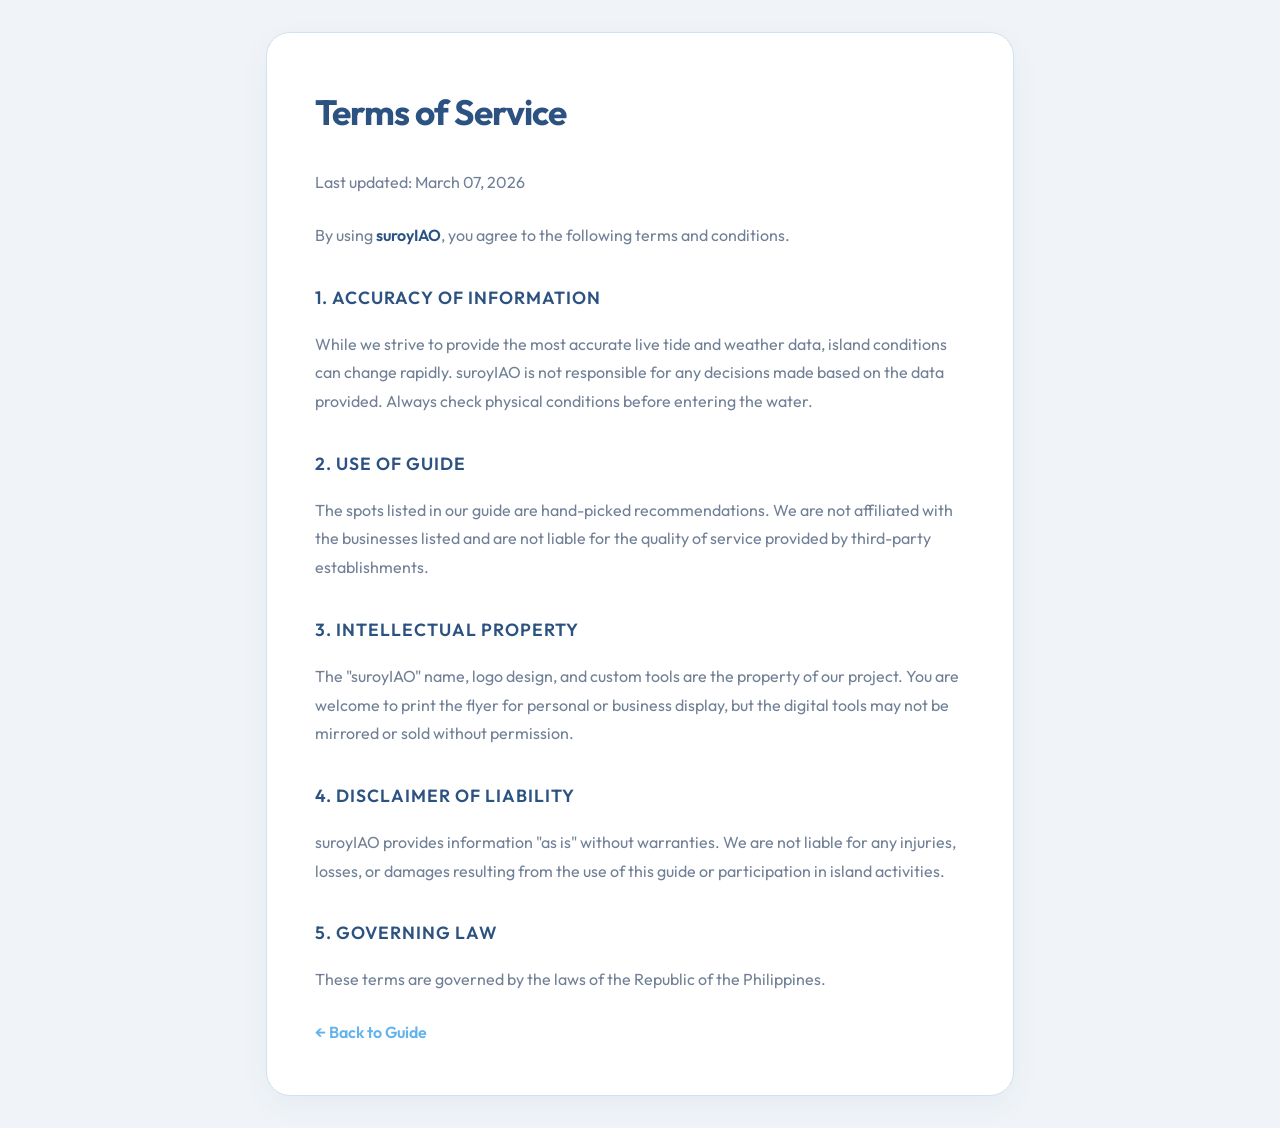
<file: terms.html>
<!DOCTYPE html>
<html lang="en">
<head>
    <meta charset="UTF-8">
    <meta name="viewport" content="width=device-width, initial-scale=1.0">
    <title>Terms of Service | suroyIAO</title>
    <link rel="icon" href="data:image/svg+xml,<svg xmlns='http://www.w3.org/2000/svg' viewBox='0 0 100 100'><rect width='100' height='100' rx='28' fill='%23F0F9FF'/><circle cx='65' cy='38' r='16' fill='%23F59E0B'/><path d='M 20 58 Q 35 42 50 58 T 80 58' stroke='%230284C7' stroke-width='8' stroke-linecap='round' fill='none'/><path d='M 20 74 Q 35 58 50 74 T 80 74' stroke='%2338BDF8' stroke-width='8' stroke-linecap='round' fill='none'/></svg>">
    <link href="https://fonts.googleapis.com/css2?family=Outfit:wght@300;400;600&display=swap" rel="stylesheet">
    <style>
        :root { --bg: #F0F4F8; --text: #2C5282; --accent: #63B3ED; --card-bg: #FFFFFF; --border: #D1E1F0; }
        body { font-family: 'Outfit', sans-serif; background-color: var(--bg); color: var(--text); margin: 0; padding: 2rem; display: flex; flex-direction: column; align-items: center; min-height: 100vh; }
        .card { background: var(--card-bg); border-radius: 24px; padding: 3rem; box-shadow: 0 10px 30px rgba(44, 82, 130, 0.05); border: 1px solid var(--border); max-width: 650px; width: 100%; line-height: 1.8; }
        h1 { margin-top: 0; font-size: 2.2rem; letter-spacing: -1px; margin-bottom: 1.5rem; }
        h2 { font-size: 1.1rem; margin: 2rem 0 0.5rem; color: var(--text); font-weight: 600; text-transform: uppercase; letter-spacing: 1px; }
        p { color: #718096; margin-bottom: 1.5rem; font-size: 1rem; }
        .back-btn { margin-top: 2rem; font-weight: 600; color: var(--accent); text-decoration: none; transition: 0.2s; }
        .back-btn:hover { color: var(--text); }
        .highlight { color: var(--text); font-weight: 600; }
    </style>
</head>
<body>
    <div class="card">
        <h1>Terms of Service</h1>
        <p>Last updated: March 07, 2026</p>
        
        <p>By using <span class="highlight">suroyIAO</span>, you agree to the following terms and conditions.</p>

        <h2>1. Accuracy of Information</h2>
        <p>While we strive to provide the most accurate live tide and weather data, island conditions can change rapidly. suroyIAO is not responsible for any decisions made based on the data provided. Always check physical conditions before entering the water.</p>

        <h2>2. Use of Guide</h2>
        <p>The spots listed in our guide are hand-picked recommendations. We are not affiliated with the businesses listed and are not liable for the quality of service provided by third-party establishments.</p>

        <h2>3. Intellectual Property</h2>
        <p>The "suroyIAO" name, logo design, and custom tools are the property of our project. You are welcome to print the flyer for personal or business display, but the digital tools may not be mirrored or sold without permission.</p>

        <h2>4. Disclaimer of Liability</h2>
        <p>suroyIAO provides information "as is" without warranties. We are not liable for any injuries, losses, or damages resulting from the use of this guide or participation in island activities.</p>

        <h2>5. Governing Law</h2>
        <p>These terms are governed by the laws of the Republic of the Philippines.</p>

        <a href="index.html" class="back-btn">← Back to Guide</a>
    </div>
</body>
</html>
</file>
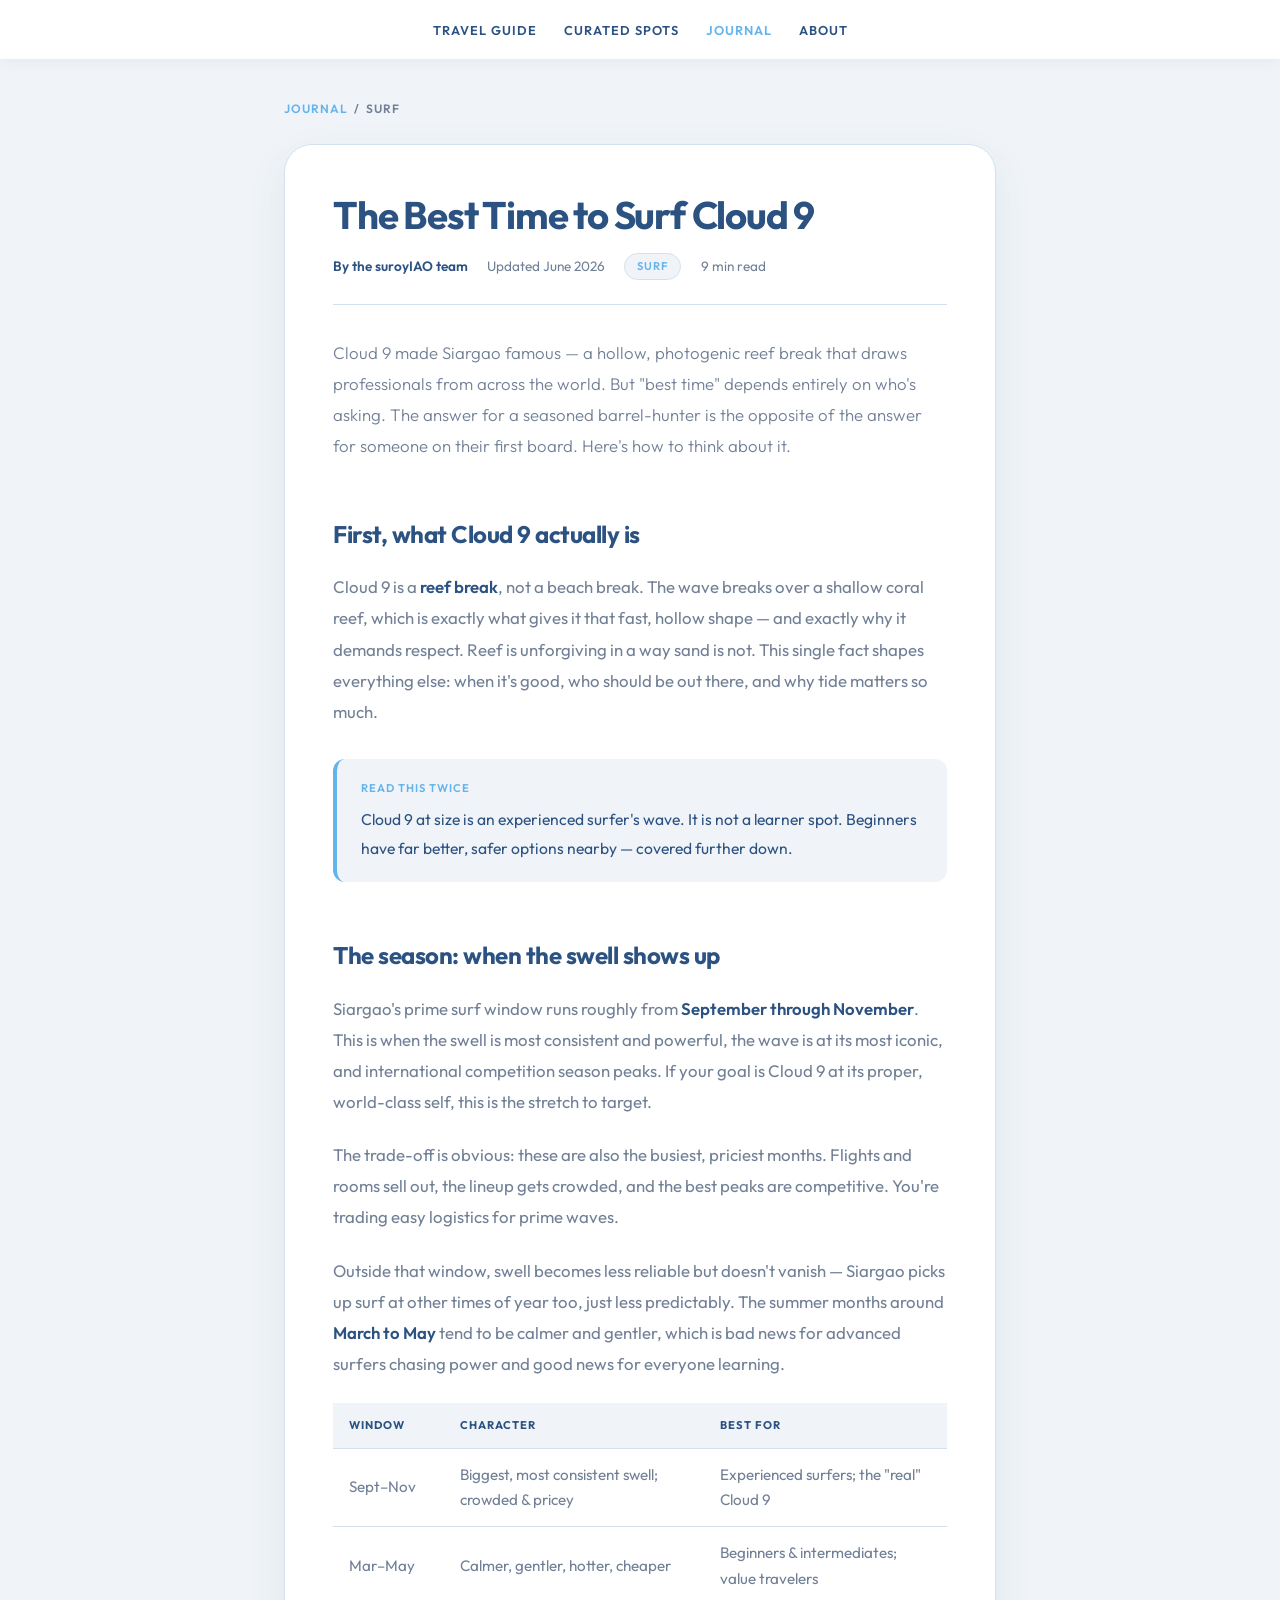
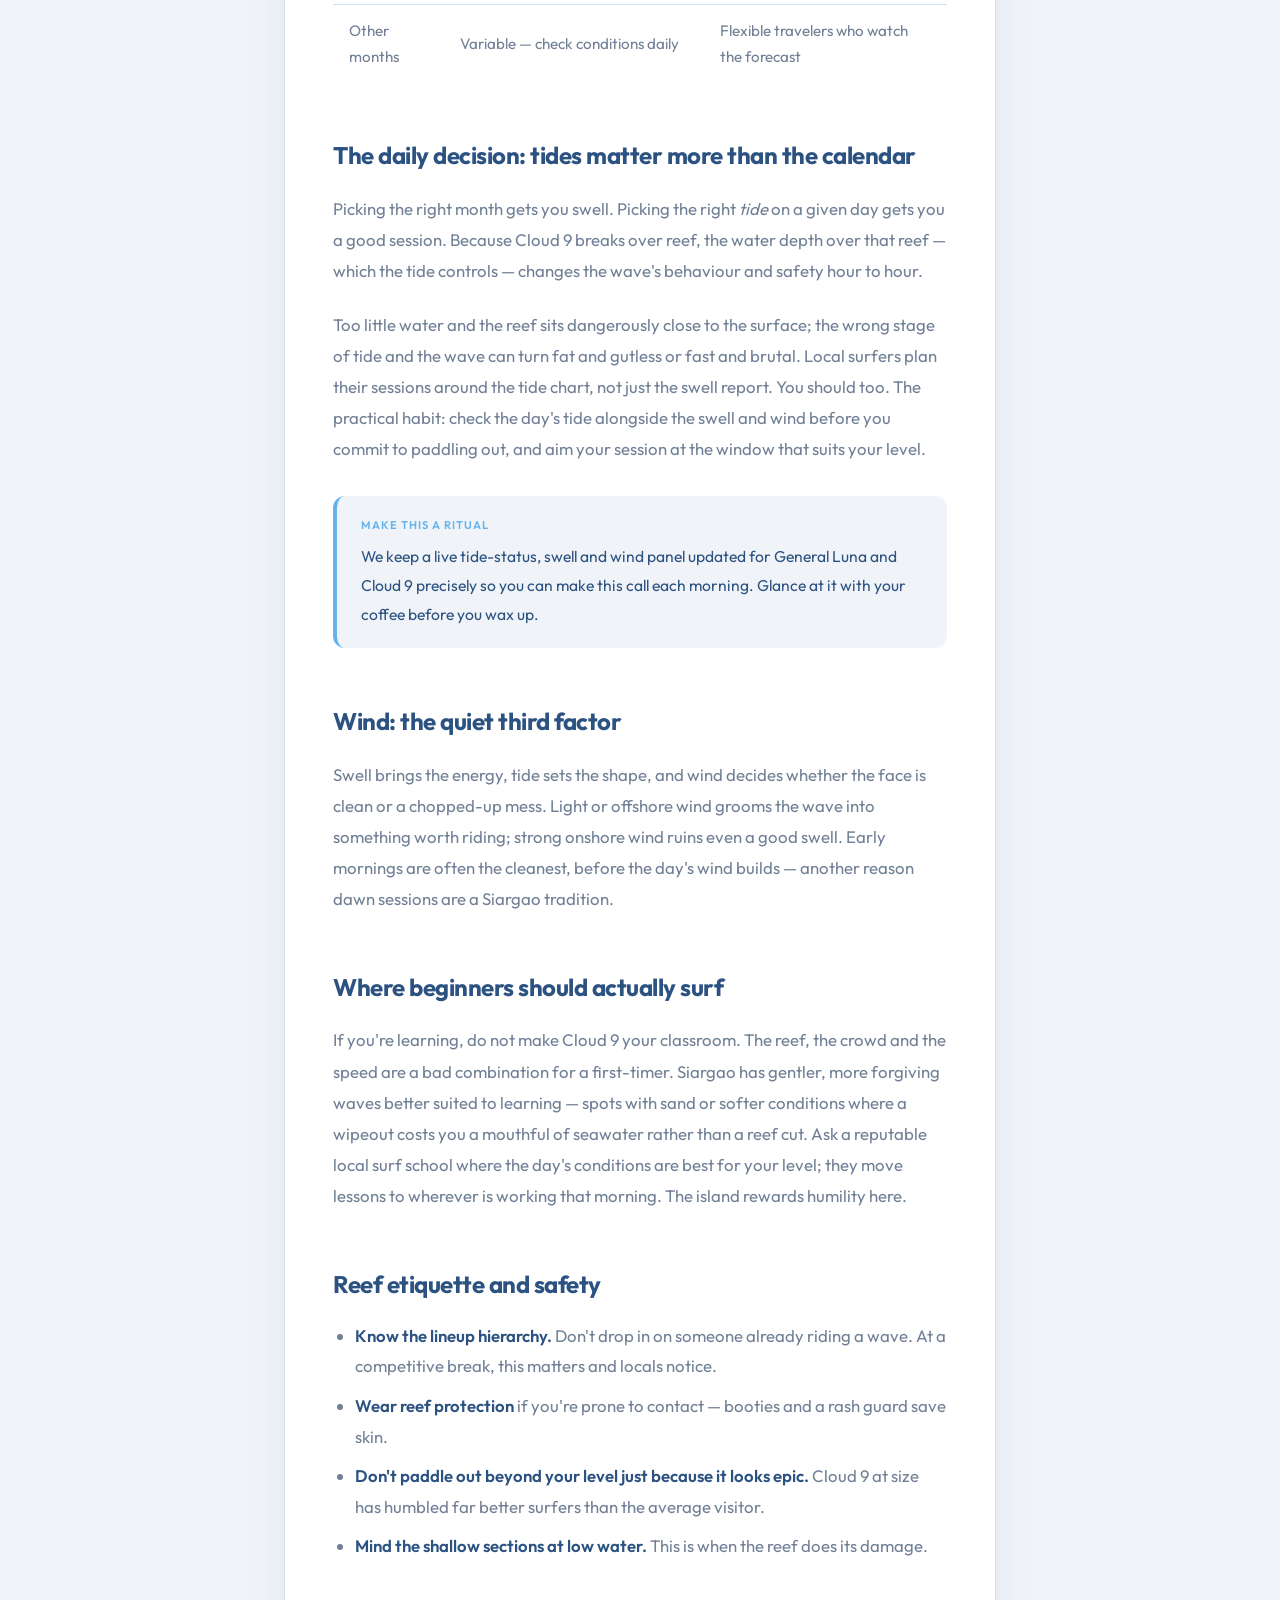
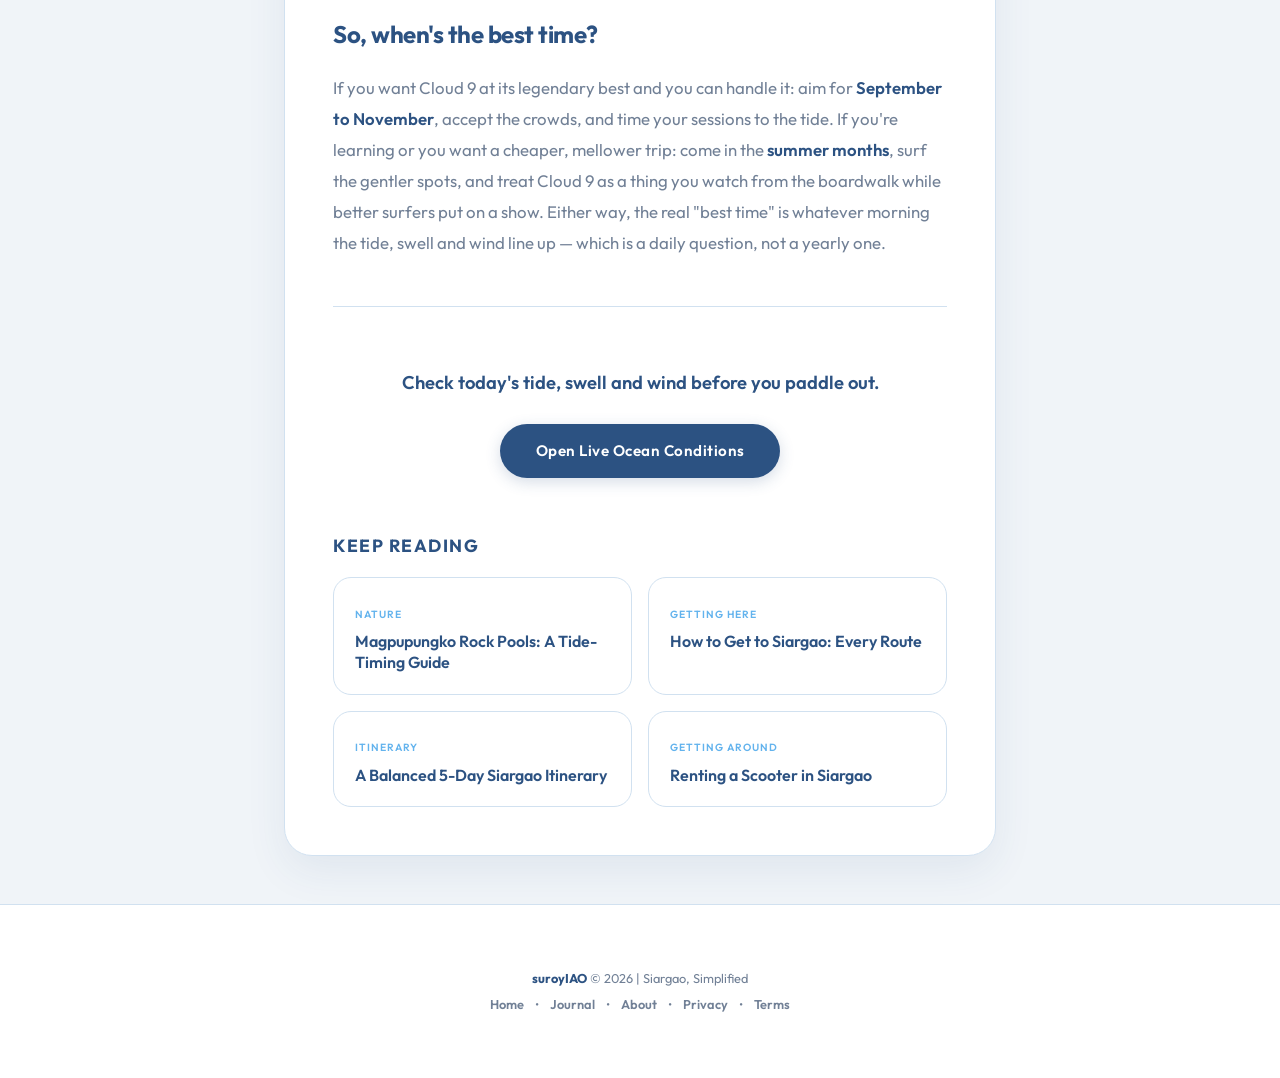
<file: blog/best-time-to-surf-cloud-9.html>
<!DOCTYPE html>
<html lang="en">
<head>
    <meta charset="UTF-8">
    <meta name="viewport" content="width=device-width, initial-scale=1.0">
    <title>The Best Time to Surf Cloud 9: Seasons, Tides &amp; Skill Levels | suroyIAO</title>

    <link rel="icon" href="data:image/svg+xml,<svg xmlns='http://www.w3.org/2000/svg' viewBox='0 0 100 100'><rect width='100' height='100' rx='28' fill='%23F0F9FF'/><circle cx='65' cy='38' r='16' fill='%23F59E0B'/><path d='M 20 58 Q 35 42 50 58 T 80 58' stroke='%230284C7' stroke-width='8' stroke-linecap='round' fill='none'/><path d='M 20 74 Q 35 58 50 74 T 80 74' stroke='%2338BDF8' stroke-width='8' stroke-linecap='round' fill='none'/></svg>">

    <meta name="description" content="When to surf Cloud 9 in Siargao: the swell season, how tides change the reef break, where beginners should actually go, and how to read daily conditions before you paddle out.">
    <meta name="keywords" content="Cloud 9 surf, best time to surf Siargao, Siargao surf season, Cloud 9 tides, Siargao beginner surf, surfing Siargao guide">
    <meta name="author" content="suroyIAO">
    <meta name="robots" content="index, follow">
    <link rel="canonical" href="https://www.suroyiao.com/blog/best-time-to-surf-cloud-9.html" />

    <meta property="og:type" content="article">
    <meta property="og:title" content="The Best Time to Surf Cloud 9">
    <meta property="og:description" content="Swell seasons, tide timing, and honest advice on where beginners should surf in Siargao.">
    <meta property="og:url" content="https://www.suroyiao.com/blog/best-time-to-surf-cloud-9.html">

    <link rel="preconnect" href="https://fonts.googleapis.com">
    <link rel="preconnect" href="https://fonts.gstatic.com" crossorigin>
    <link href="https://fonts.googleapis.com/css2?family=Outfit:wght@300;400;600&display=swap" rel="stylesheet">
    <link rel="stylesheet" href="article-style.css">

    <script async src="https://pagead2.googlesyndication.com/pagead/js/adsbygoogle.js?client=ca-pub-2906936846344562" crossorigin="anonymous"></script>

    <script type="application/ld+json">
    {
      "@context": "https://schema.org",
      "@type": "Article",
      "headline": "The Best Time to Surf Cloud 9: Seasons, Tides & Skill Levels",
      "description": "A guide to surfing Cloud 9 in Siargao, including swell season, tide timing and where beginners should learn.",
      "author": { "@type": "Organization", "name": "suroyIAO" },
      "publisher": { "@type": "Organization", "name": "suroyIAO" },
      "datePublished": "2026-05-24",
      "dateModified": "2026-06-04",
      "mainEntityOfPage": "https://www.suroyiao.com/blog/best-time-to-surf-cloud-9.html"
    }
    </script>
</head>
<body>
    <nav class="navbar">
        <a href="../index.html">Travel Guide</a>
        <a href="../spots.html">Curated Spots</a>
        <a href="index.html" style="color: var(--accent);">Journal</a>
        <a href="../about.html">About</a>
    </nav>

    <article class="article-wrap fade-in">
        <div class="breadcrumb"><a href="index.html">Journal</a> &nbsp;/&nbsp; Surf</div>

        <div class="article-card">
            <h1>The Best Time to Surf Cloud 9</h1>

            <div class="meta">
                <span class="author">By the suroyIAO team</span>
                <span>Updated June 2026</span>
                <span class="tag">Surf</span>
                <span>9 min read</span>
            </div>

            <p class="lead">Cloud 9 made Siargao famous &mdash; a hollow, photogenic reef break that draws professionals from across the world. But "best time" depends entirely on who's asking. The answer for a seasoned barrel-hunter is the opposite of the answer for someone on their first board. Here's how to think about it.</p>

            <h2>First, what Cloud 9 actually is</h2>
            <p>Cloud 9 is a <strong>reef break</strong>, not a beach break. The wave breaks over a shallow coral reef, which is exactly what gives it that fast, hollow shape &mdash; and exactly why it demands respect. Reef is unforgiving in a way sand is not. This single fact shapes everything else: when it's good, who should be out there, and why tide matters so much.</p>

            <div class="callout">
                <p><span class="callout-title">Read this twice</span>Cloud 9 at size is an experienced surfer's wave. It is not a learner spot. Beginners have far better, safer options nearby &mdash; covered further down.</p>
            </div>

            <h2>The season: when the swell shows up</h2>
            <p>Siargao's prime surf window runs roughly from <strong>September through November</strong>. This is when the swell is most consistent and powerful, the wave is at its most iconic, and international competition season peaks. If your goal is Cloud 9 at its proper, world-class self, this is the stretch to target.</p>

            <p>The trade-off is obvious: these are also the busiest, priciest months. Flights and rooms sell out, the lineup gets crowded, and the best peaks are competitive. You're trading easy logistics for prime waves.</p>

            <p>Outside that window, swell becomes less reliable but doesn't vanish &mdash; Siargao picks up surf at other times of year too, just less predictably. The summer months around <strong>March to May</strong> tend to be calmer and gentler, which is bad news for advanced surfers chasing power and good news for everyone learning.</p>

            <table class="fact-table">
                <thead>
                    <tr><th>Window</th><th>Character</th><th>Best for</th></tr>
                </thead>
                <tbody>
                    <tr><td>Sept&ndash;Nov</td><td>Biggest, most consistent swell; crowded &amp; pricey</td><td>Experienced surfers; the "real" Cloud 9</td></tr>
                    <tr><td>Mar&ndash;May</td><td>Calmer, gentler, hotter, cheaper</td><td>Beginners &amp; intermediates; value travelers</td></tr>
                    <tr><td>Other months</td><td>Variable &mdash; check conditions daily</td><td>Flexible travelers who watch the forecast</td></tr>
                </tbody>
            </table>

            <h2>The daily decision: tides matter more than the calendar</h2>
            <p>Picking the right month gets you swell. Picking the right <em>tide</em> on a given day gets you a good session. Because Cloud 9 breaks over reef, the water depth over that reef &mdash; which the tide controls &mdash; changes the wave's behaviour and safety hour to hour.</p>
            <p>Too little water and the reef sits dangerously close to the surface; the wrong stage of tide and the wave can turn fat and gutless or fast and brutal. Local surfers plan their sessions around the tide chart, not just the swell report. You should too. The practical habit: check the day's tide alongside the swell and wind before you commit to paddling out, and aim your session at the window that suits your level.</p>

            <div class="callout">
                <p><span class="callout-title">Make this a ritual</span>We keep a live tide-status, swell and wind panel updated for General Luna and Cloud 9 precisely so you can make this call each morning. Glance at it with your coffee before you wax up.</p>
            </div>

            <h2>Wind: the quiet third factor</h2>
            <p>Swell brings the energy, tide sets the shape, and wind decides whether the face is clean or a chopped-up mess. Light or offshore wind grooms the wave into something worth riding; strong onshore wind ruins even a good swell. Early mornings are often the cleanest, before the day's wind builds &mdash; another reason dawn sessions are a Siargao tradition.</p>

            <h2>Where beginners should actually surf</h2>
            <p>If you're learning, do not make Cloud 9 your classroom. The reef, the crowd and the speed are a bad combination for a first-timer. Siargao has gentler, more forgiving waves better suited to learning &mdash; spots with sand or softer conditions where a wipeout costs you a mouthful of seawater rather than a reef cut. Ask a reputable local surf school where the day's conditions are best for your level; they move lessons to wherever is working that morning. The island rewards humility here.</p>

            <h2>Reef etiquette and safety</h2>
            <ul>
                <li><strong>Know the lineup hierarchy.</strong> Don't drop in on someone already riding a wave. At a competitive break, this matters and locals notice.</li>
                <li><strong>Wear reef protection</strong> if you're prone to contact &mdash; booties and a rash guard save skin.</li>
                <li><strong>Don't paddle out beyond your level just because it looks epic.</strong> Cloud 9 at size has humbled far better surfers than the average visitor.</li>
                <li><strong>Mind the shallow sections at low water.</strong> This is when the reef does its damage.</li>
            </ul>

            <h2>So, when's the best time?</h2>
            <p>If you want Cloud 9 at its legendary best and you can handle it: aim for <strong>September to November</strong>, accept the crowds, and time your sessions to the tide. If you're learning or you want a cheaper, mellower trip: come in the <strong>summer months</strong>, surf the gentler spots, and treat Cloud 9 as a thing you watch from the boardwalk while better surfers put on a show. Either way, the real "best time" is whatever morning the tide, swell and wind line up &mdash; which is a daily question, not a yearly one.</p>

            <div class="end-cta">
                <p>Check today's tide, swell and wind before you paddle out.</p>
                <a href="../spots.html" class="btn-pill">Open Live Ocean Conditions</a>
            </div>

            <div class="related">
                <h2>Keep Reading</h2>
                <div class="related-grid">
                    <a href="magpupungko-tide-guide.html" class="related-card">
                        <span class="r-tag">Nature</span>
                        <span class="r-title">Magpupungko Rock Pools: A Tide-Timing Guide</span>
                    </a>
                    <a href="getting-to-siargao.html" class="related-card">
                        <span class="r-tag">Getting Here</span>
                        <span class="r-title">How to Get to Siargao: Every Route</span>
                    </a>
                    <a href="siargao-5-day-itinerary.html" class="related-card">
                        <span class="r-tag">Itinerary</span>
                        <span class="r-title">A Balanced 5-Day Siargao Itinerary</span>
                    </a>
                    <a href="renting-a-scooter-siargao.html" class="related-card">
                        <span class="r-tag">Getting Around</span>
                        <span class="r-title">Renting a Scooter in Siargao</span>
                    </a>
                </div>
            </div>
        </div>
    </article>

    <footer>
        <p style="font-size:0.8rem; color:var(--light-text); line-height: 2;">
            <strong style="color: var(--text);">suroyIAO</strong> &copy; 2026 | Siargao, Simplified<br>
            <a href="../index.html">Home</a> &bull;
            <a href="index.html">Journal</a> &bull;
            <a href="../about.html">About</a> &bull;
            <a href="../privacy.html">Privacy</a> &bull;
            <a href="../terms.html">Terms</a>
        </p>
    </footer>
</body>
</html>
</file>
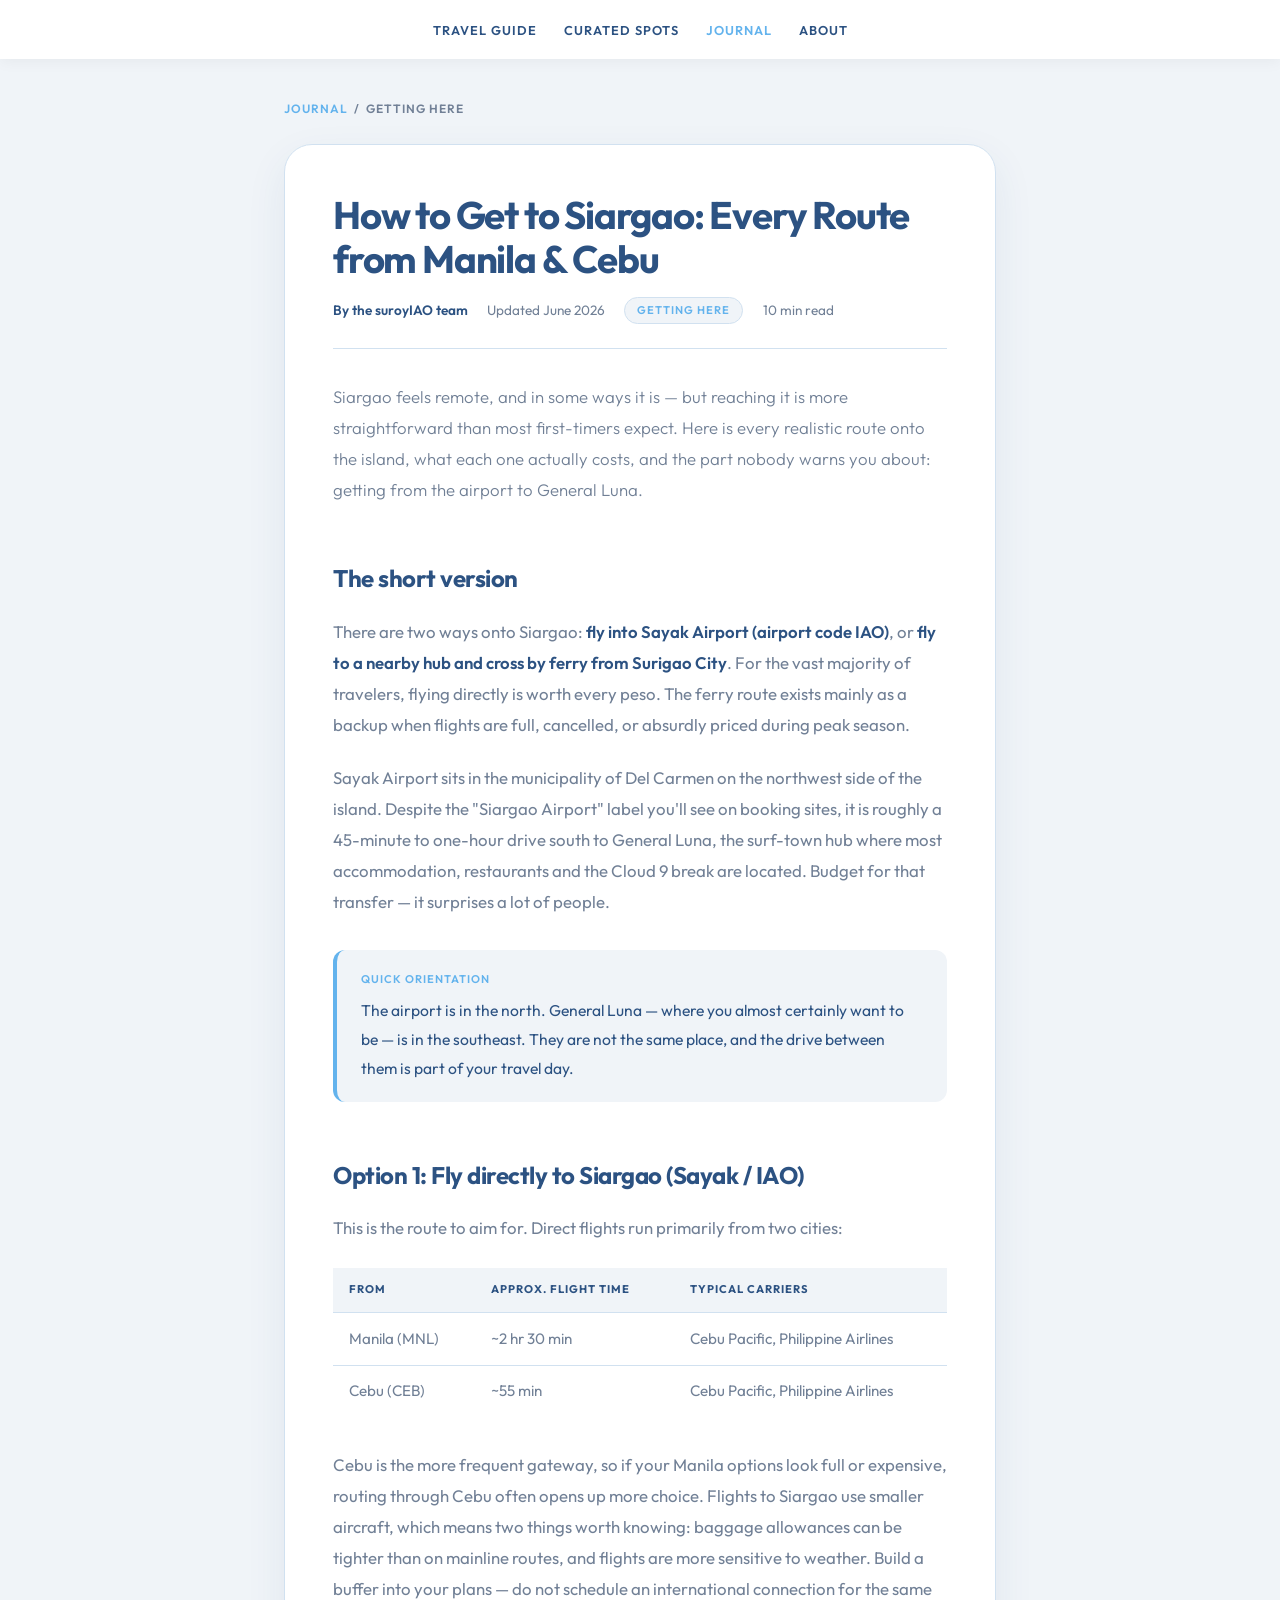
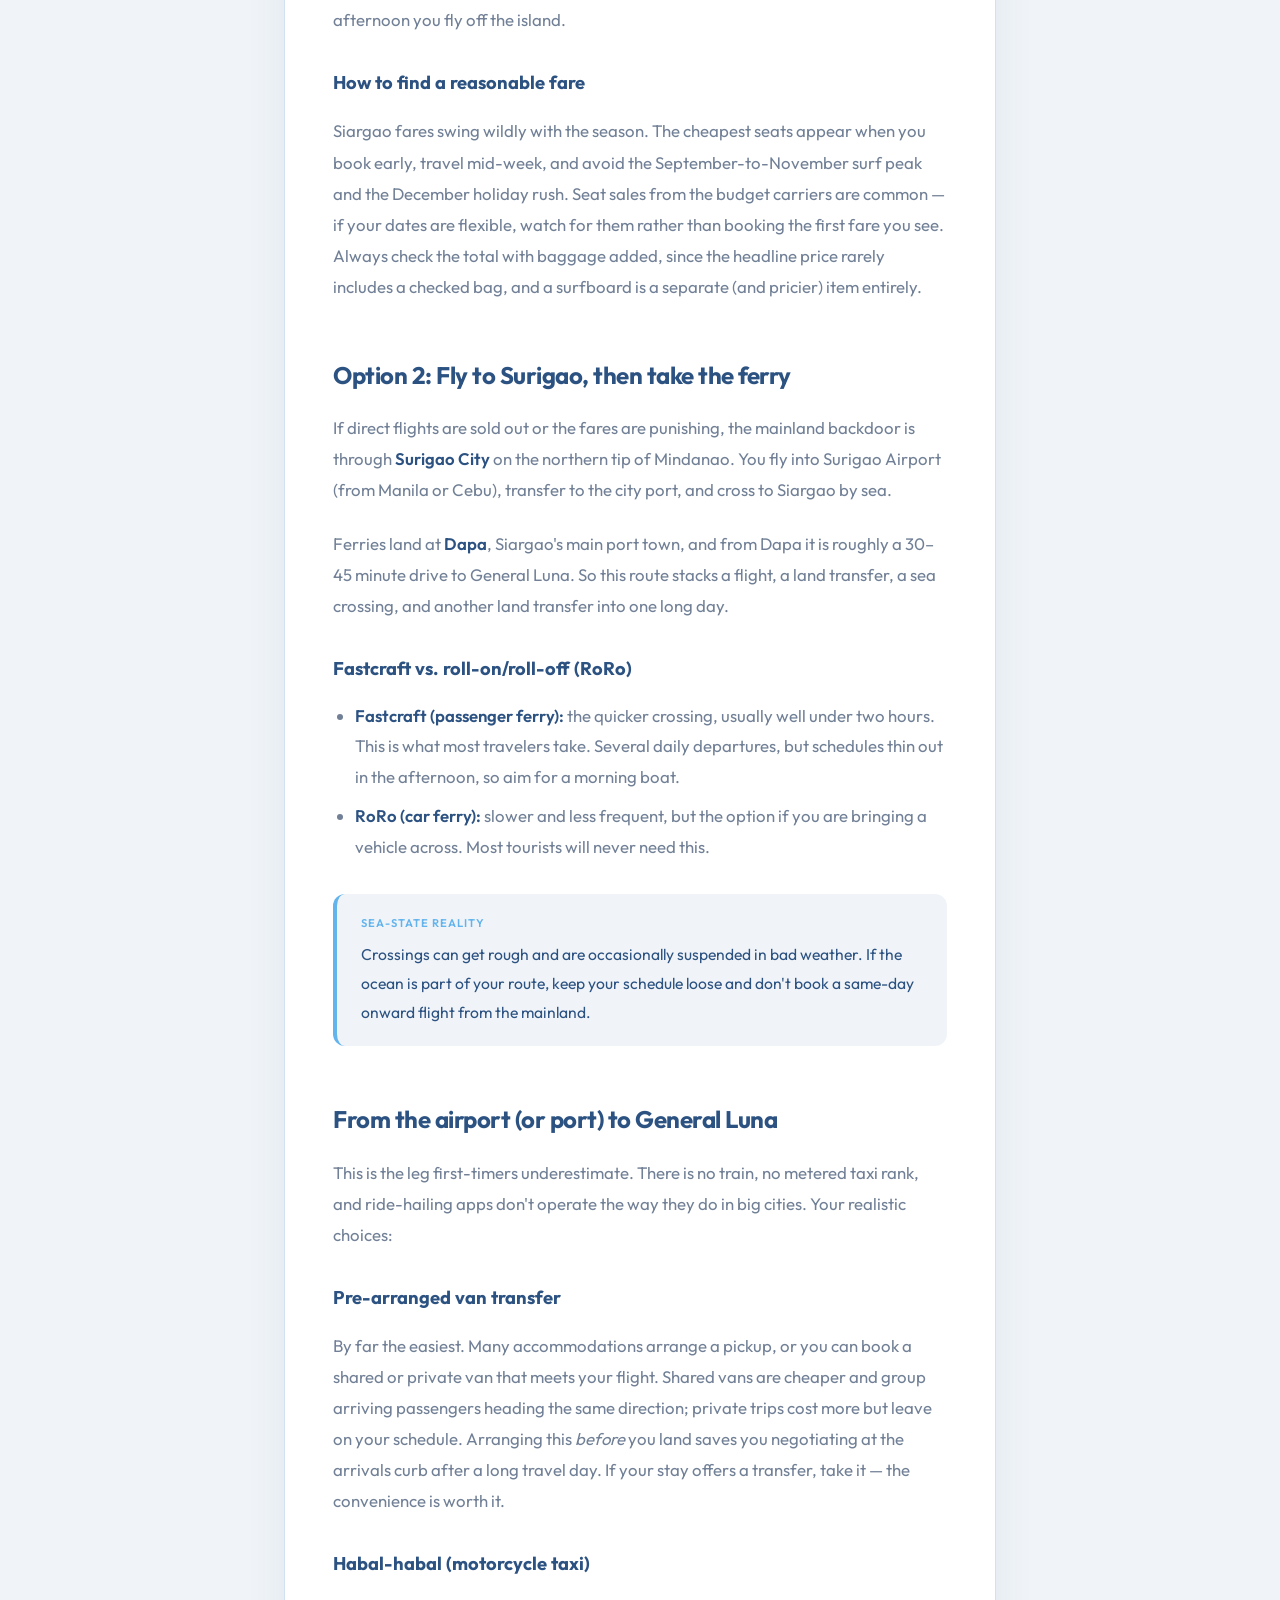
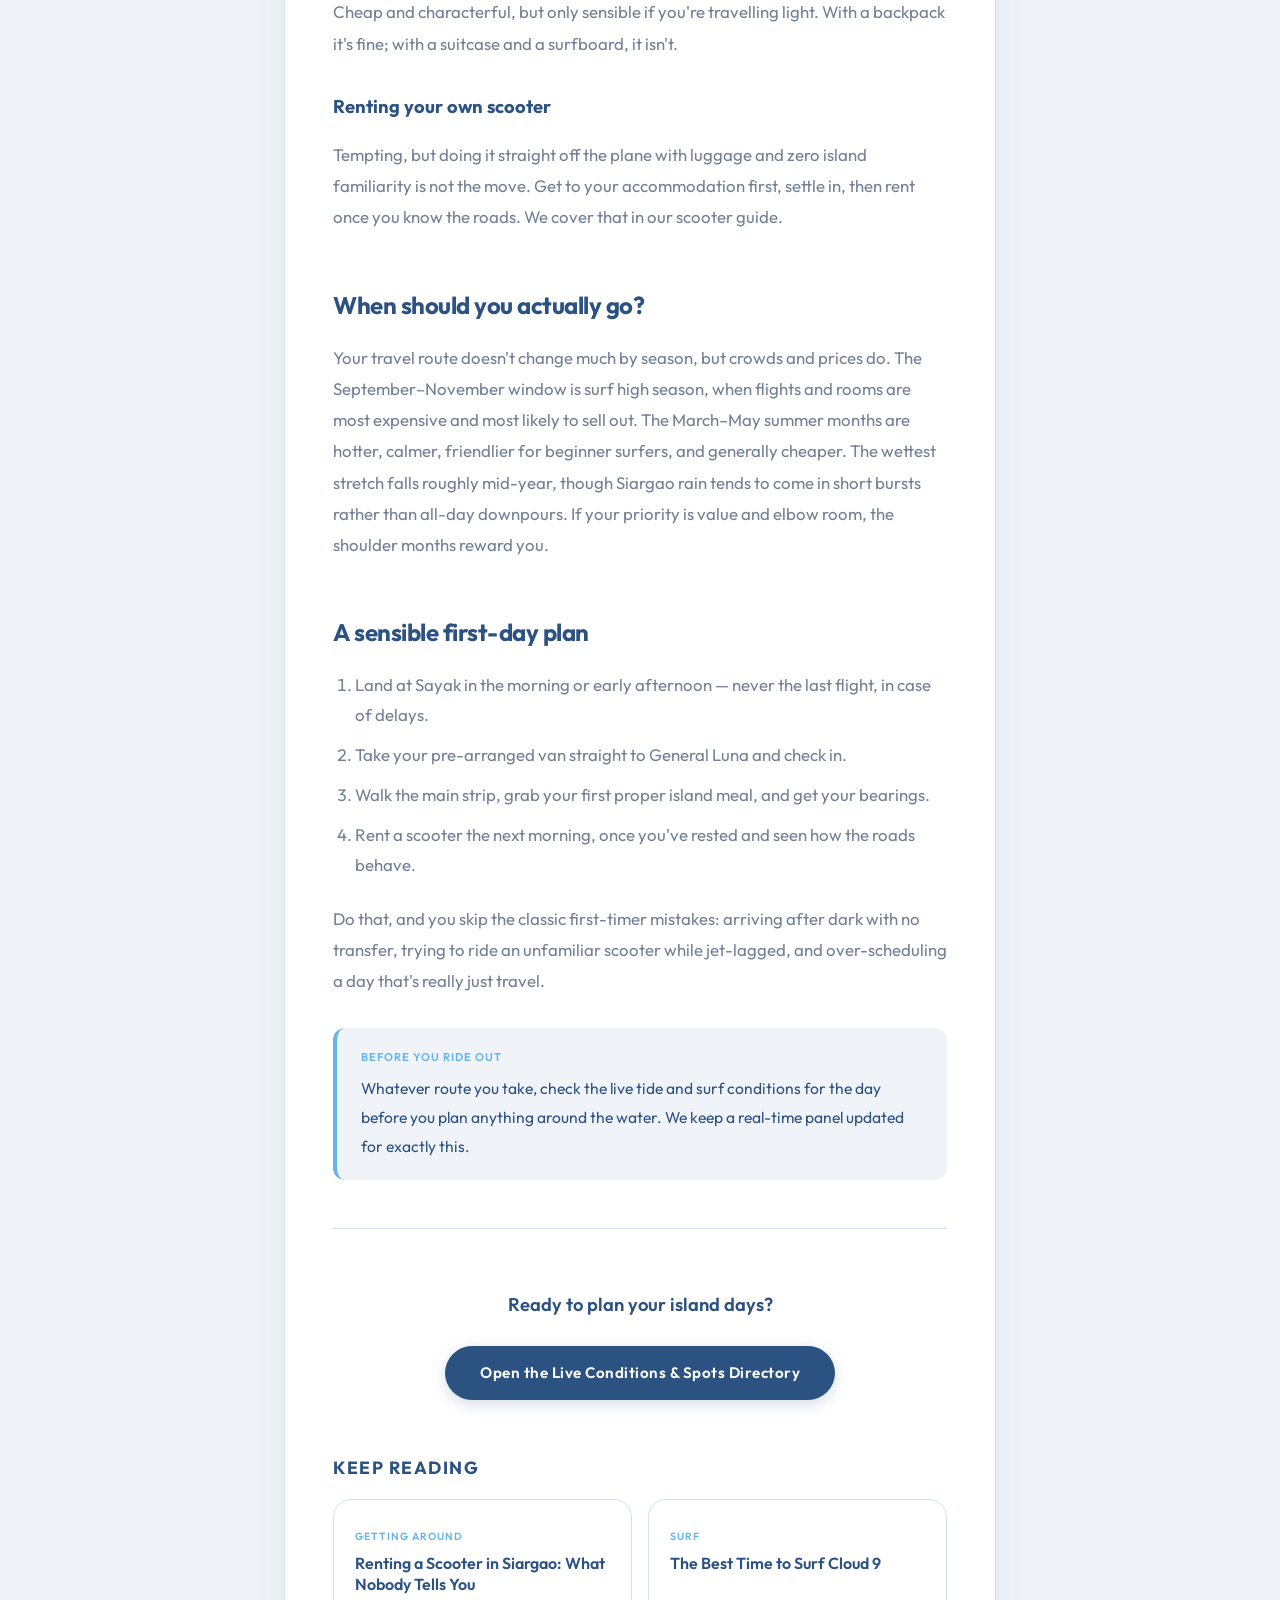
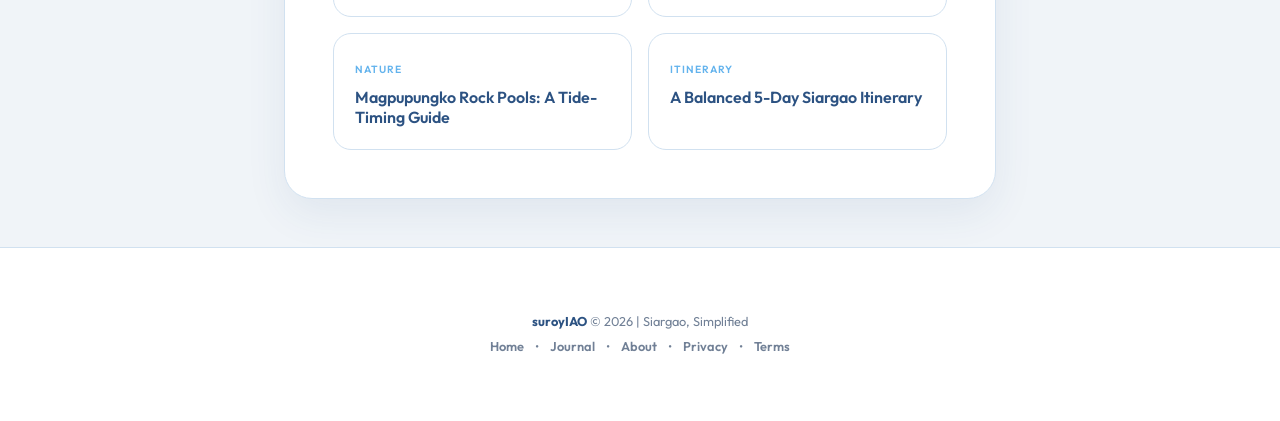
<file: blog/getting-to-siargao.html>
<!DOCTYPE html>
<html lang="en">
<head>
    <meta charset="UTF-8">
    <meta name="viewport" content="width=device-width, initial-scale=1.0">
    <title>How to Get to Siargao in 2026: Every Route from Manila & Cebu | suroyIAO</title>

    <link rel="icon" href="data:image/svg+xml,<svg xmlns='http://www.w3.org/2000/svg' viewBox='0 0 100 100'><rect width='100' height='100' rx='28' fill='%23F0F9FF'/><circle cx='65' cy='38' r='16' fill='%23F59E0B'/><path d='M 20 58 Q 35 42 50 58 T 80 58' stroke='%230284C7' stroke-width='8' stroke-linecap='round' fill='none'/><path d='M 20 74 Q 35 58 50 74 T 80 74' stroke='%2338BDF8' stroke-width='8' stroke-linecap='round' fill='none'/></svg>">

    <meta name="description" content="A complete, up-to-date guide to reaching Siargao Island. Direct flights to Sayak (IAO), the Surigao ferry route, costs, travel times, and how to get from the airport to General Luna.">
    <meta name="keywords" content="how to get to Siargao, Siargao flights, Sayak Airport, Siargao ferry, Manila to Siargao, Cebu to Siargao, Surigao to Siargao">
    <meta name="author" content="suroyIAO">
    <meta name="robots" content="index, follow">
    <link rel="canonical" href="https://www.suroyiao.com/blog/getting-to-siargao.html" />

    <meta property="og:type" content="article">
    <meta property="og:title" content="How to Get to Siargao in 2026: Every Route">
    <meta property="og:description" content="Direct flights, the Surigao ferry backdoor, real costs and travel times, plus how to reach General Luna from the airport.">
    <meta property="og:url" content="https://www.suroyiao.com/blog/getting-to-siargao.html">

    <link rel="preconnect" href="https://fonts.googleapis.com">
    <link rel="preconnect" href="https://fonts.gstatic.com" crossorigin>
    <link href="https://fonts.googleapis.com/css2?family=Outfit:wght@300;400;600&display=swap" rel="stylesheet">
    <link rel="stylesheet" href="article-style.css">

    <script async src="https://pagead2.googlesyndication.com/pagead/js/adsbygoogle.js?client=ca-pub-2906936846344562" crossorigin="anonymous"></script>

    <script type="application/ld+json">
    {
      "@context": "https://schema.org",
      "@type": "Article",
      "headline": "How to Get to Siargao in 2026: Every Route from Manila & Cebu",
      "description": "A complete guide to reaching Siargao Island by air and sea, including costs, travel times and airport transfers to General Luna.",
      "author": { "@type": "Organization", "name": "suroyIAO" },
      "publisher": { "@type": "Organization", "name": "suroyIAO" },
      "datePublished": "2026-05-20",
      "dateModified": "2026-06-04",
      "mainEntityOfPage": "https://www.suroyiao.com/blog/getting-to-siargao.html"
    }
    </script>
</head>
<body>
    <nav class="navbar">
        <a href="../index.html">Travel Guide</a>
        <a href="../spots.html">Curated Spots</a>
        <a href="index.html" style="color: var(--accent);">Journal</a>
        <a href="../about.html">About</a>
    </nav>

    <article class="article-wrap fade-in">
        <div class="breadcrumb"><a href="index.html">Journal</a> &nbsp;/&nbsp; Getting Here</div>

        <div class="article-card">
            <h1>How to Get to Siargao: Every Route from Manila &amp; Cebu</h1>

            <div class="meta">
                <span class="author">By the suroyIAO team</span>
                <span>Updated June 2026</span>
                <span class="tag">Getting Here</span>
                <span>10 min read</span>
            </div>

            <p class="lead">Siargao feels remote, and in some ways it is &mdash; but reaching it is more straightforward than most first-timers expect. Here is every realistic route onto the island, what each one actually costs, and the part nobody warns you about: getting from the airport to General Luna.</p>

            <h2>The short version</h2>
            <p>There are two ways onto Siargao: <strong>fly into Sayak Airport (airport code IAO)</strong>, or <strong>fly to a nearby hub and cross by ferry from Surigao City</strong>. For the vast majority of travelers, flying directly is worth every peso. The ferry route exists mainly as a backup when flights are full, cancelled, or absurdly priced during peak season.</p>

            <p>Sayak Airport sits in the municipality of Del Carmen on the northwest side of the island. Despite the "Siargao Airport" label you'll see on booking sites, it is roughly a 45-minute to one-hour drive south to General Luna, the surf-town hub where most accommodation, restaurants and the Cloud 9 break are located. Budget for that transfer &mdash; it surprises a lot of people.</p>

            <div class="callout">
                <p><span class="callout-title">Quick orientation</span>The airport is in the north. General Luna &mdash; where you almost certainly want to be &mdash; is in the southeast. They are not the same place, and the drive between them is part of your travel day.</p>
            </div>

            <h2>Option 1: Fly directly to Siargao (Sayak / IAO)</h2>
            <p>This is the route to aim for. Direct flights run primarily from two cities:</p>

            <table class="fact-table">
                <thead>
                    <tr><th>From</th><th>Approx. flight time</th><th>Typical carriers</th></tr>
                </thead>
                <tbody>
                    <tr><td>Manila (MNL)</td><td>~2 hr 30 min</td><td>Cebu Pacific, Philippine Airlines</td></tr>
                    <tr><td>Cebu (CEB)</td><td>~55 min</td><td>Cebu Pacific, Philippine Airlines</td></tr>
                </tbody>
            </table>

            <p>Cebu is the more frequent gateway, so if your Manila options look full or expensive, routing through Cebu often opens up more choice. Flights to Siargao use smaller aircraft, which means two things worth knowing: baggage allowances can be tighter than on mainline routes, and flights are more sensitive to weather. Build a buffer into your plans &mdash; do not schedule an international connection for the same afternoon you fly off the island.</p>

            <h3>How to find a reasonable fare</h3>
            <p>Siargao fares swing wildly with the season. The cheapest seats appear when you book early, travel mid-week, and avoid the September-to-November surf peak and the December holiday rush. Seat sales from the budget carriers are common &mdash; if your dates are flexible, watch for them rather than booking the first fare you see. Always check the total with baggage added, since the headline price rarely includes a checked bag, and a surfboard is a separate (and pricier) item entirely.</p>

            <h2>Option 2: Fly to Surigao, then take the ferry</h2>
            <p>If direct flights are sold out or the fares are punishing, the mainland backdoor is through <strong>Surigao City</strong> on the northern tip of Mindanao. You fly into Surigao Airport (from Manila or Cebu), transfer to the city port, and cross to Siargao by sea.</p>

            <p>Ferries land at <strong>Dapa</strong>, Siargao's main port town, and from Dapa it is roughly a 30&ndash;45 minute drive to General Luna. So this route stacks a flight, a land transfer, a sea crossing, and another land transfer into one long day.</p>

            <h3>Fastcraft vs. roll-on/roll-off (RoRo)</h3>
            <ul>
                <li><strong>Fastcraft (passenger ferry):</strong> the quicker crossing, usually well under two hours. This is what most travelers take. Several daily departures, but schedules thin out in the afternoon, so aim for a morning boat.</li>
                <li><strong>RoRo (car ferry):</strong> slower and less frequent, but the option if you are bringing a vehicle across. Most tourists will never need this.</li>
            </ul>

            <div class="callout">
                <p><span class="callout-title">Sea-state reality</span>Crossings can get rough and are occasionally suspended in bad weather. If the ocean is part of your route, keep your schedule loose and don't book a same-day onward flight from the mainland.</p>
            </div>

            <h2>From the airport (or port) to General Luna</h2>
            <p>This is the leg first-timers underestimate. There is no train, no metered taxi rank, and ride-hailing apps don't operate the way they do in big cities. Your realistic choices:</p>

            <h3>Pre-arranged van transfer</h3>
            <p>By far the easiest. Many accommodations arrange a pickup, or you can book a shared or private van that meets your flight. Shared vans are cheaper and group arriving passengers heading the same direction; private trips cost more but leave on your schedule. Arranging this <em>before</em> you land saves you negotiating at the arrivals curb after a long travel day. If your stay offers a transfer, take it &mdash; the convenience is worth it.</p>

            <h3>Habal-habal (motorcycle taxi)</h3>
            <p>Cheap and characterful, but only sensible if you're travelling light. With a backpack it's fine; with a suitcase and a surfboard, it isn't.</p>

            <h3>Renting your own scooter</h3>
            <p>Tempting, but doing it straight off the plane with luggage and zero island familiarity is not the move. Get to your accommodation first, settle in, then rent once you know the roads. We cover that in our scooter guide.</p>

            <h2>When should you actually go?</h2>
            <p>Your travel route doesn't change much by season, but crowds and prices do. The September&ndash;November window is surf high season, when flights and rooms are most expensive and most likely to sell out. The March&ndash;May summer months are hotter, calmer, friendlier for beginner surfers, and generally cheaper. The wettest stretch falls roughly mid-year, though Siargao rain tends to come in short bursts rather than all-day downpours. If your priority is value and elbow room, the shoulder months reward you.</p>

            <h2>A sensible first-day plan</h2>
            <ol>
                <li>Land at Sayak in the morning or early afternoon &mdash; never the last flight, in case of delays.</li>
                <li>Take your pre-arranged van straight to General Luna and check in.</li>
                <li>Walk the main strip, grab your first proper island meal, and get your bearings.</li>
                <li>Rent a scooter the next morning, once you've rested and seen how the roads behave.</li>
            </ol>

            <p>Do that, and you skip the classic first-timer mistakes: arriving after dark with no transfer, trying to ride an unfamiliar scooter while jet-lagged, and over-scheduling a day that's really just travel.</p>

            <div class="callout">
                <p><span class="callout-title">Before you ride out</span>Whatever route you take, check the live tide and surf conditions for the day before you plan anything around the water. We keep a real-time panel updated for exactly this.</p>
            </div>

            <div class="end-cta">
                <p>Ready to plan your island days?</p>
                <a href="../spots.html" class="btn-pill">Open the Live Conditions &amp; Spots Directory</a>
            </div>

            <div class="related">
                <h2>Keep Reading</h2>
                <div class="related-grid">
                    <a href="renting-a-scooter-siargao.html" class="related-card">
                        <span class="r-tag">Getting Around</span>
                        <span class="r-title">Renting a Scooter in Siargao: What Nobody Tells You</span>
                    </a>
                    <a href="best-time-to-surf-cloud-9.html" class="related-card">
                        <span class="r-tag">Surf</span>
                        <span class="r-title">The Best Time to Surf Cloud 9</span>
                    </a>
                    <a href="magpupungko-tide-guide.html" class="related-card">
                        <span class="r-tag">Nature</span>
                        <span class="r-title">Magpupungko Rock Pools: A Tide-Timing Guide</span>
                    </a>
                    <a href="siargao-5-day-itinerary.html" class="related-card">
                        <span class="r-tag">Itinerary</span>
                        <span class="r-title">A Balanced 5-Day Siargao Itinerary</span>
                    </a>
                </div>
            </div>
        </div>
    </article>

    <footer>
        <p style="font-size:0.8rem; color:var(--light-text); line-height: 2;">
            <strong style="color: var(--text);">suroyIAO</strong> &copy; 2026 | Siargao, Simplified<br>
            <a href="../index.html">Home</a> &bull;
            <a href="index.html">Journal</a> &bull;
            <a href="../about.html">About</a> &bull;
            <a href="../privacy.html">Privacy</a> &bull;
            <a href="../terms.html">Terms</a>
        </p>
    </footer>
</body>
</html>
</file>
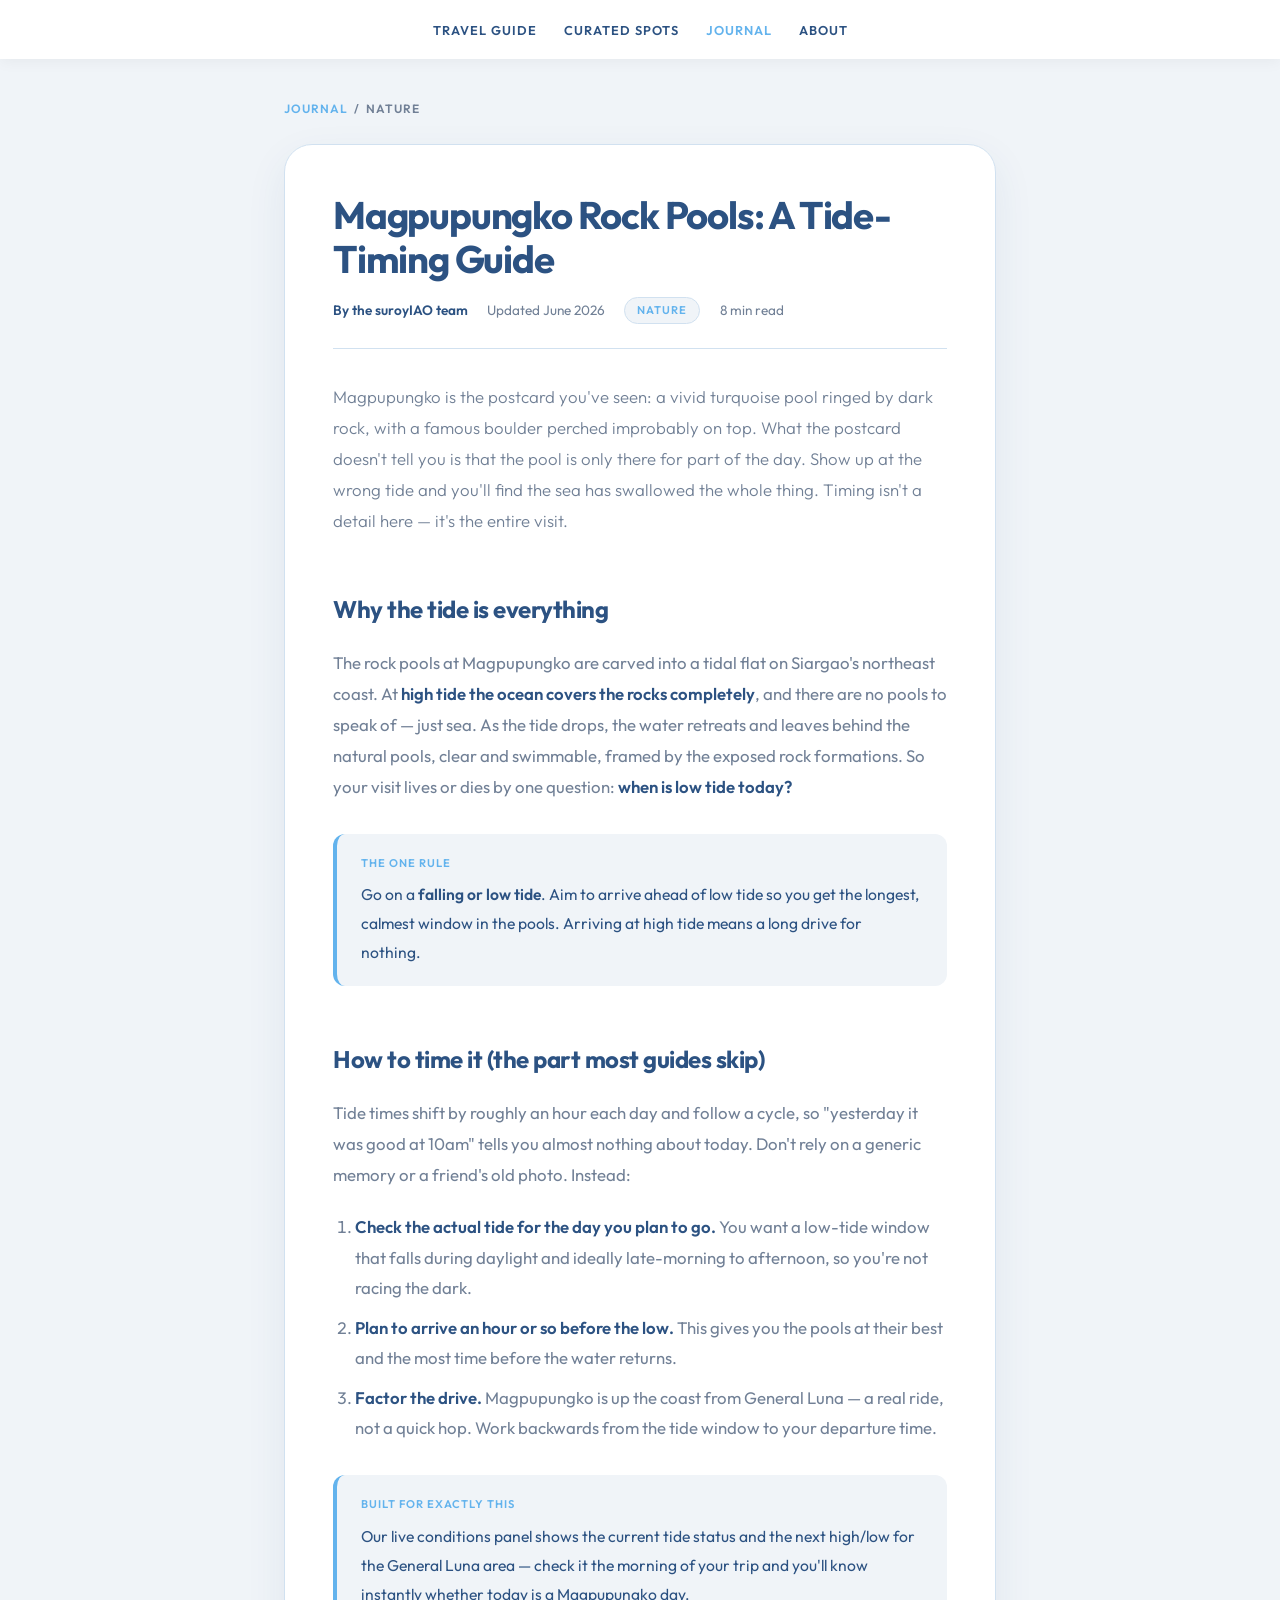
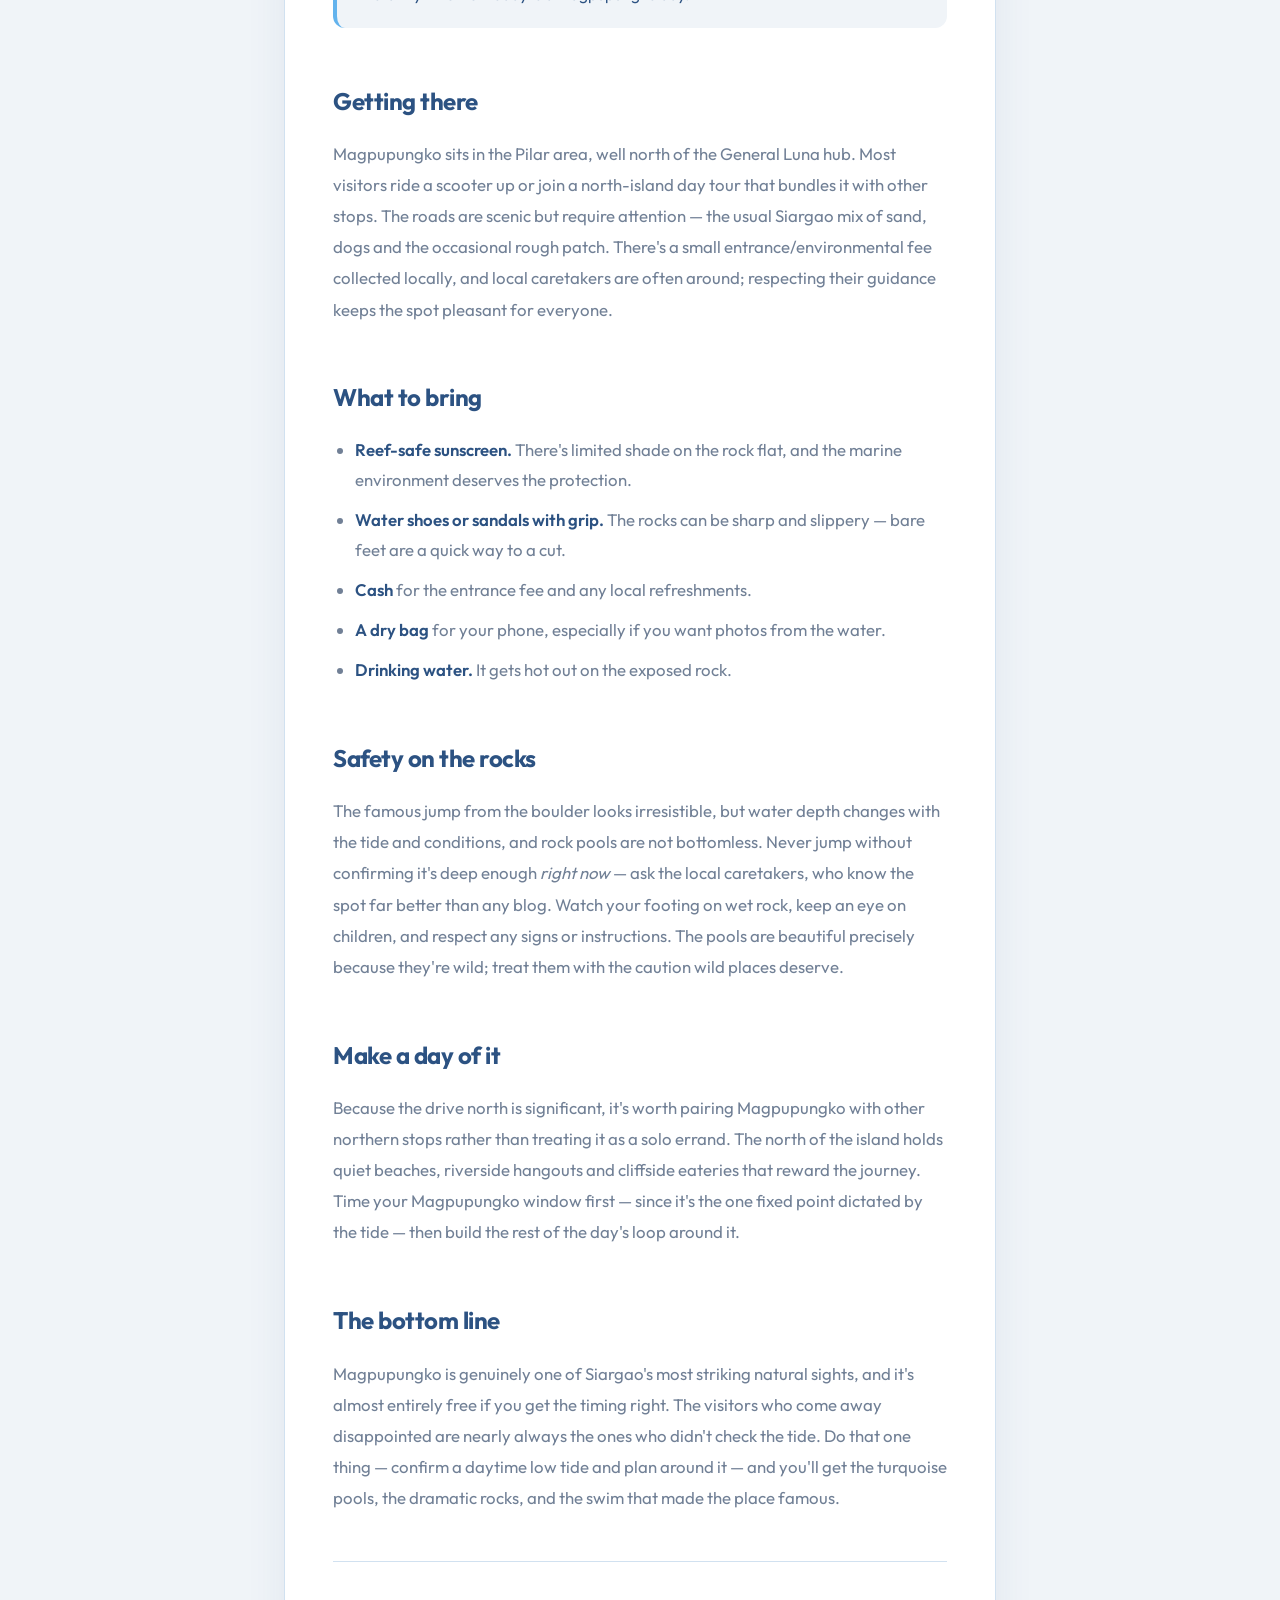
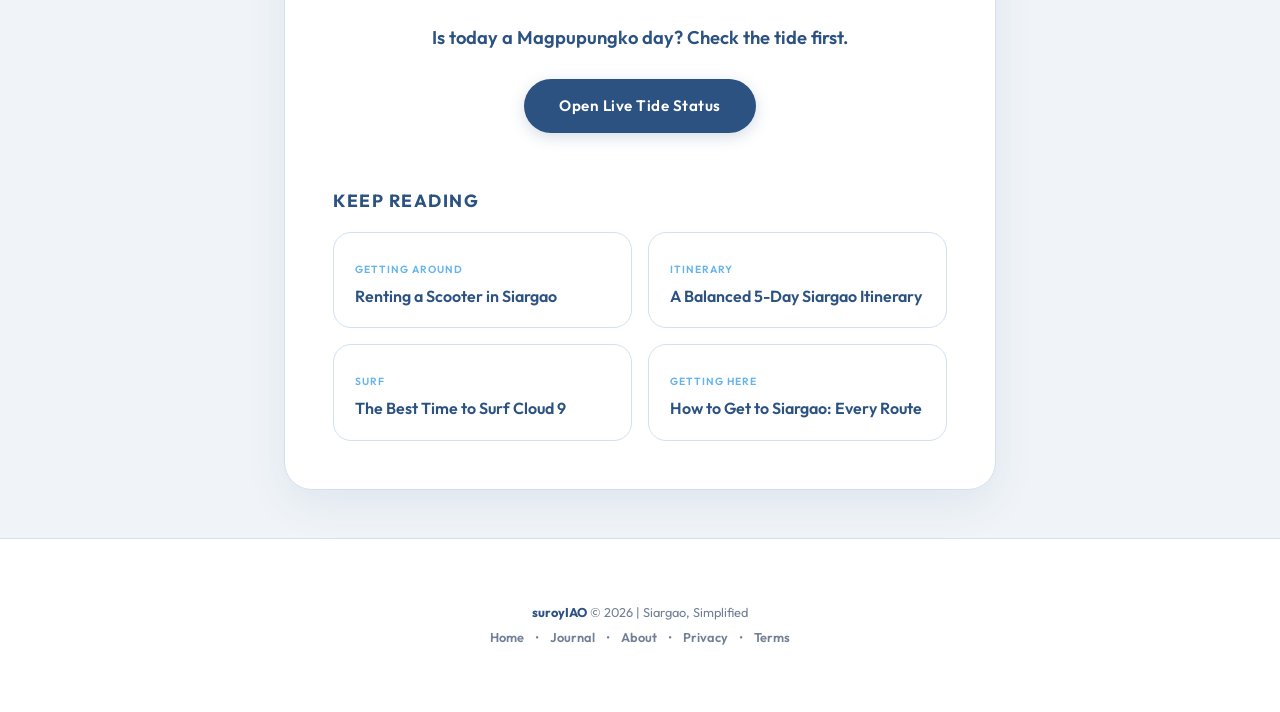
<file: blog/magpupungko-tide-guide.html>
<!DOCTYPE html>
<html lang="en">
<head>
    <meta charset="UTF-8">
    <meta name="viewport" content="width=device-width, initial-scale=1.0">
    <title>Magpupungko Rock Pools: A Tide-Timing Guide | suroyIAO</title>

    <link rel="icon" href="data:image/svg+xml,<svg xmlns='http://www.w3.org/2000/svg' viewBox='0 0 100 100'><rect width='100' height='100' rx='28' fill='%23F0F9FF'/><circle cx='65' cy='38' r='16' fill='%23F59E0B'/><path d='M 20 58 Q 35 42 50 58 T 80 58' stroke='%230284C7' stroke-width='8' stroke-linecap='round' fill='none'/><path d='M 20 74 Q 35 58 50 74 T 80 74' stroke='%2338BDF8' stroke-width='8' stroke-linecap='round' fill='none'/></svg>">

    <meta name="description" content="Magpupungko's natural rock pools only appear at low tide. Here is how to time your visit, why the tide is everything, what to bring, and how to combine it with a north Siargao day trip.">
    <meta name="keywords" content="Magpupungko rock pools, Magpupungko tide, Siargao rock pools, Magpupungko Siargao guide, Pilar Siargao, low tide Siargao">
    <meta name="author" content="suroyIAO">
    <meta name="robots" content="index, follow">
    <link rel="canonical" href="https://www.suroyiao.com/blog/magpupungko-tide-guide.html" />

    <meta property="og:type" content="article">
    <meta property="og:title" content="Magpupungko Rock Pools: A Tide-Timing Guide">
    <meta property="og:description" content="The pools only appear at low tide. Here's how to time it right and what to bring.">
    <meta property="og:url" content="https://www.suroyiao.com/blog/magpupungko-tide-guide.html">

    <link rel="preconnect" href="https://fonts.googleapis.com">
    <link rel="preconnect" href="https://fonts.gstatic.com" crossorigin>
    <link href="https://fonts.googleapis.com/css2?family=Outfit:wght@300;400;600&display=swap" rel="stylesheet">
    <link rel="stylesheet" href="article-style.css">

    <script async src="https://pagead2.googlesyndication.com/pagead/js/adsbygoogle.js?client=ca-pub-2906936846344562" crossorigin="anonymous"></script>

    <script type="application/ld+json">
    {
      "@context": "https://schema.org",
      "@type": "Article",
      "headline": "Magpupungko Rock Pools: A Tide-Timing Guide",
      "description": "How to time a visit to Magpupungko's tide-dependent natural rock pools in northern Siargao.",
      "author": { "@type": "Organization", "name": "suroyIAO" },
      "publisher": { "@type": "Organization", "name": "suroyIAO" },
      "datePublished": "2026-05-26",
      "dateModified": "2026-06-04",
      "mainEntityOfPage": "https://www.suroyiao.com/blog/magpupungko-tide-guide.html"
    }
    </script>
</head>
<body>
    <nav class="navbar">
        <a href="../index.html">Travel Guide</a>
        <a href="../spots.html">Curated Spots</a>
        <a href="index.html" style="color: var(--accent);">Journal</a>
        <a href="../about.html">About</a>
    </nav>

    <article class="article-wrap fade-in">
        <div class="breadcrumb"><a href="index.html">Journal</a> &nbsp;/&nbsp; Nature</div>

        <div class="article-card">
            <h1>Magpupungko Rock Pools: A Tide-Timing Guide</h1>

            <div class="meta">
                <span class="author">By the suroyIAO team</span>
                <span>Updated June 2026</span>
                <span class="tag">Nature</span>
                <span>8 min read</span>
            </div>

            <p class="lead">Magpupungko is the postcard you've seen: a vivid turquoise pool ringed by dark rock, with a famous boulder perched improbably on top. What the postcard doesn't tell you is that the pool is only there for part of the day. Show up at the wrong tide and you'll find the sea has swallowed the whole thing. Timing isn't a detail here &mdash; it's the entire visit.</p>

            <h2>Why the tide is everything</h2>
            <p>The rock pools at Magpupungko are carved into a tidal flat on Siargao's northeast coast. At <strong>high tide the ocean covers the rocks completely</strong>, and there are no pools to speak of &mdash; just sea. As the tide drops, the water retreats and leaves behind the natural pools, clear and swimmable, framed by the exposed rock formations. So your visit lives or dies by one question: <strong>when is low tide today?</strong></p>

            <div class="callout">
                <p><span class="callout-title">The one rule</span>Go on a <strong>falling or low tide</strong>. Aim to arrive ahead of low tide so you get the longest, calmest window in the pools. Arriving at high tide means a long drive for nothing.</p>
            </div>

            <h2>How to time it (the part most guides skip)</h2>
            <p>Tide times shift by roughly an hour each day and follow a cycle, so "yesterday it was good at 10am" tells you almost nothing about today. Don't rely on a generic memory or a friend's old photo. Instead:</p>
            <ol>
                <li><strong>Check the actual tide for the day you plan to go.</strong> You want a low-tide window that falls during daylight and ideally late-morning to afternoon, so you're not racing the dark.</li>
                <li><strong>Plan to arrive an hour or so before the low.</strong> This gives you the pools at their best and the most time before the water returns.</li>
                <li><strong>Factor the drive.</strong> Magpupungko is up the coast from General Luna &mdash; a real ride, not a quick hop. Work backwards from the tide window to your departure time.</li>
            </ol>

            <div class="callout">
                <p><span class="callout-title">Built for exactly this</span>Our live conditions panel shows the current tide status and the next high/low for the General Luna area &mdash; check it the morning of your trip and you'll know instantly whether today is a Magpupungko day.</p>
            </div>

            <h2>Getting there</h2>
            <p>Magpupungko sits in the Pilar area, well north of the General Luna hub. Most visitors ride a scooter up or join a north-island day tour that bundles it with other stops. The roads are scenic but require attention &mdash; the usual Siargao mix of sand, dogs and the occasional rough patch. There's a small entrance/environmental fee collected locally, and local caretakers are often around; respecting their guidance keeps the spot pleasant for everyone.</p>

            <h2>What to bring</h2>
            <ul>
                <li><strong>Reef-safe sunscreen.</strong> There's limited shade on the rock flat, and the marine environment deserves the protection.</li>
                <li><strong>Water shoes or sandals with grip.</strong> The rocks can be sharp and slippery &mdash; bare feet are a quick way to a cut.</li>
                <li><strong>Cash</strong> for the entrance fee and any local refreshments.</li>
                <li><strong>A dry bag</strong> for your phone, especially if you want photos from the water.</li>
                <li><strong>Drinking water.</strong> It gets hot out on the exposed rock.</li>
            </ul>

            <h2>Safety on the rocks</h2>
            <p>The famous jump from the boulder looks irresistible, but water depth changes with the tide and conditions, and rock pools are not bottomless. Never jump without confirming it's deep enough <em>right now</em> &mdash; ask the local caretakers, who know the spot far better than any blog. Watch your footing on wet rock, keep an eye on children, and respect any signs or instructions. The pools are beautiful precisely because they're wild; treat them with the caution wild places deserve.</p>

            <h2>Make a day of it</h2>
            <p>Because the drive north is significant, it's worth pairing Magpupungko with other northern stops rather than treating it as a solo errand. The north of the island holds quiet beaches, riverside hangouts and cliffside eateries that reward the journey. Time your Magpupungko window first &mdash; since it's the one fixed point dictated by the tide &mdash; then build the rest of the day's loop around it.</p>

            <h2>The bottom line</h2>
            <p>Magpupungko is genuinely one of Siargao's most striking natural sights, and it's almost entirely free if you get the timing right. The visitors who come away disappointed are nearly always the ones who didn't check the tide. Do that one thing &mdash; confirm a daytime low tide and plan around it &mdash; and you'll get the turquoise pools, the dramatic rocks, and the swim that made the place famous.</p>

            <div class="end-cta">
                <p>Is today a Magpupungko day? Check the tide first.</p>
                <a href="../spots.html" class="btn-pill">Open Live Tide Status</a>
            </div>

            <div class="related">
                <h2>Keep Reading</h2>
                <div class="related-grid">
                    <a href="renting-a-scooter-siargao.html" class="related-card">
                        <span class="r-tag">Getting Around</span>
                        <span class="r-title">Renting a Scooter in Siargao</span>
                    </a>
                    <a href="siargao-5-day-itinerary.html" class="related-card">
                        <span class="r-tag">Itinerary</span>
                        <span class="r-title">A Balanced 5-Day Siargao Itinerary</span>
                    </a>
                    <a href="best-time-to-surf-cloud-9.html" class="related-card">
                        <span class="r-tag">Surf</span>
                        <span class="r-title">The Best Time to Surf Cloud 9</span>
                    </a>
                    <a href="getting-to-siargao.html" class="related-card">
                        <span class="r-tag">Getting Here</span>
                        <span class="r-title">How to Get to Siargao: Every Route</span>
                    </a>
                </div>
            </div>
        </div>
    </article>

    <footer>
        <p style="font-size:0.8rem; color:var(--light-text); line-height: 2;">
            <strong style="color: var(--text);">suroyIAO</strong> &copy; 2026 | Siargao, Simplified<br>
            <a href="../index.html">Home</a> &bull;
            <a href="index.html">Journal</a> &bull;
            <a href="../about.html">About</a> &bull;
            <a href="../privacy.html">Privacy</a> &bull;
            <a href="../terms.html">Terms</a>
        </p>
    </footer>
</body>
</html>
</file>
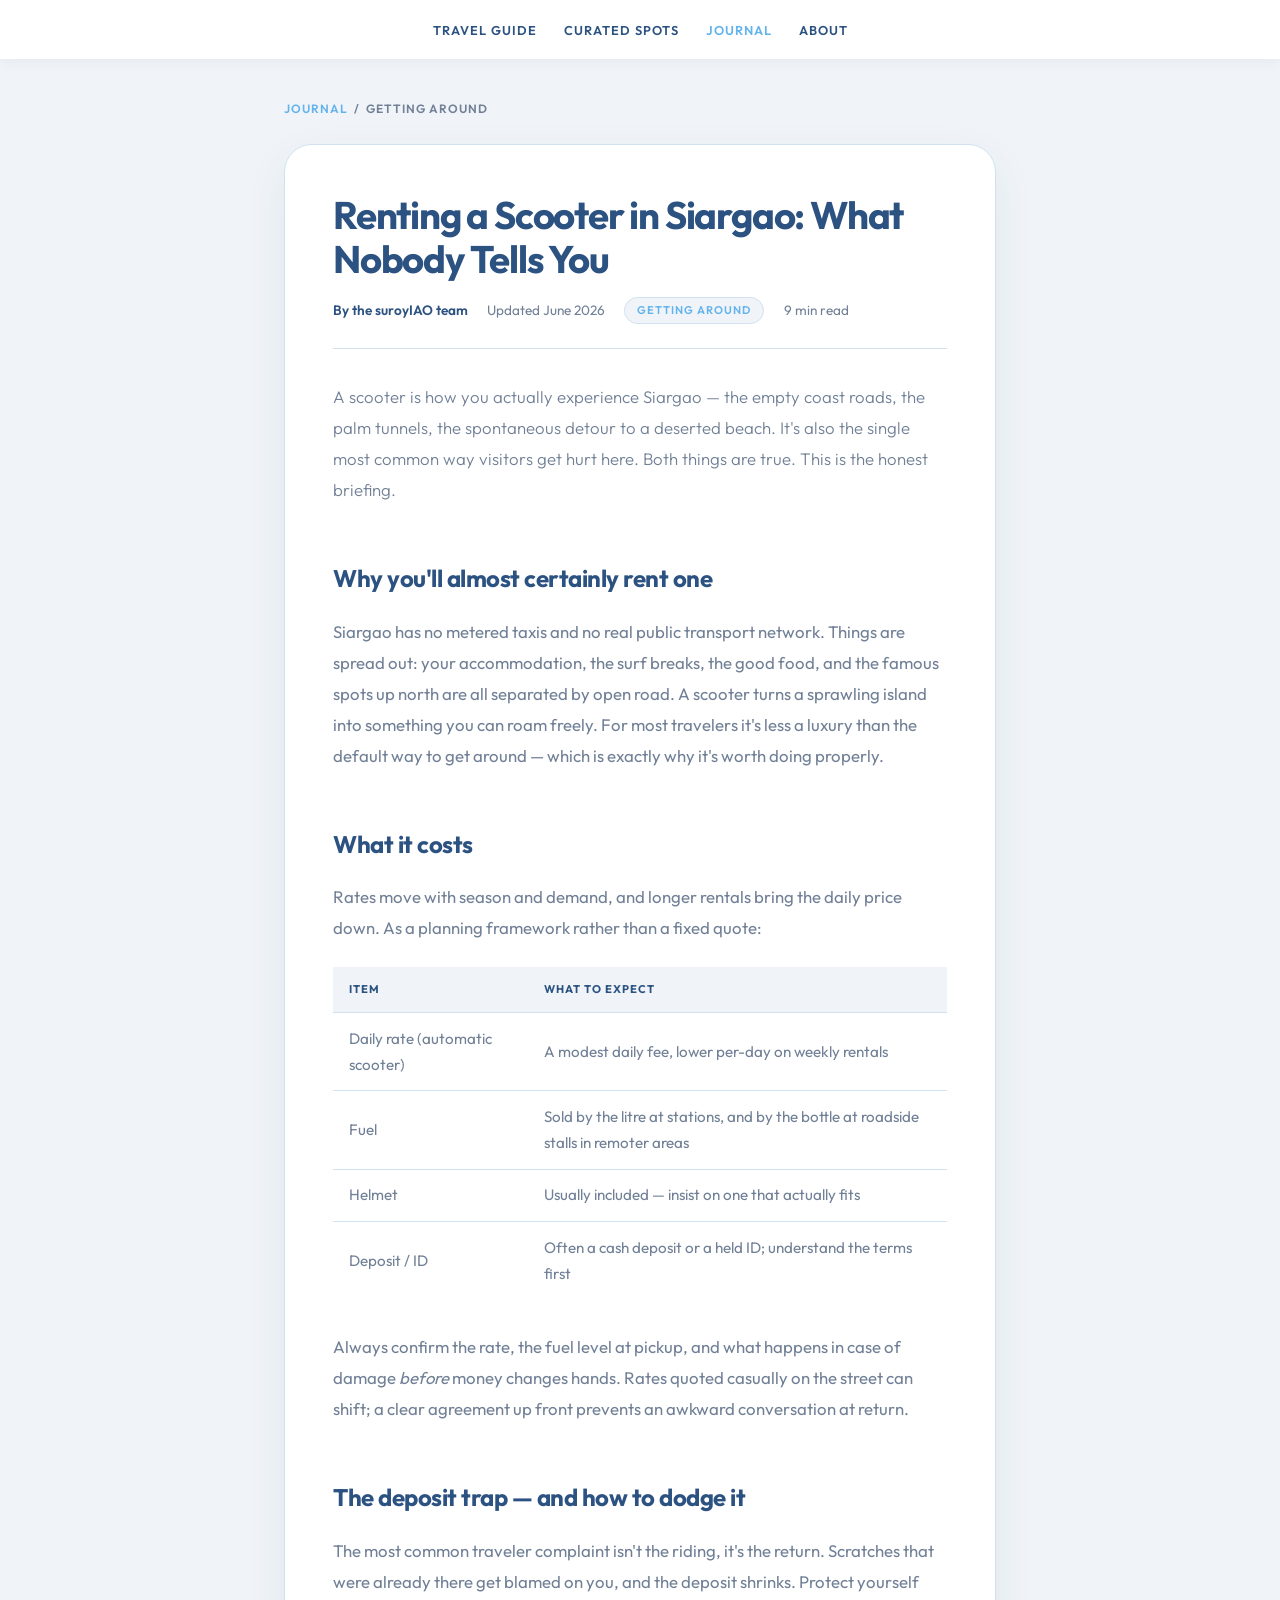
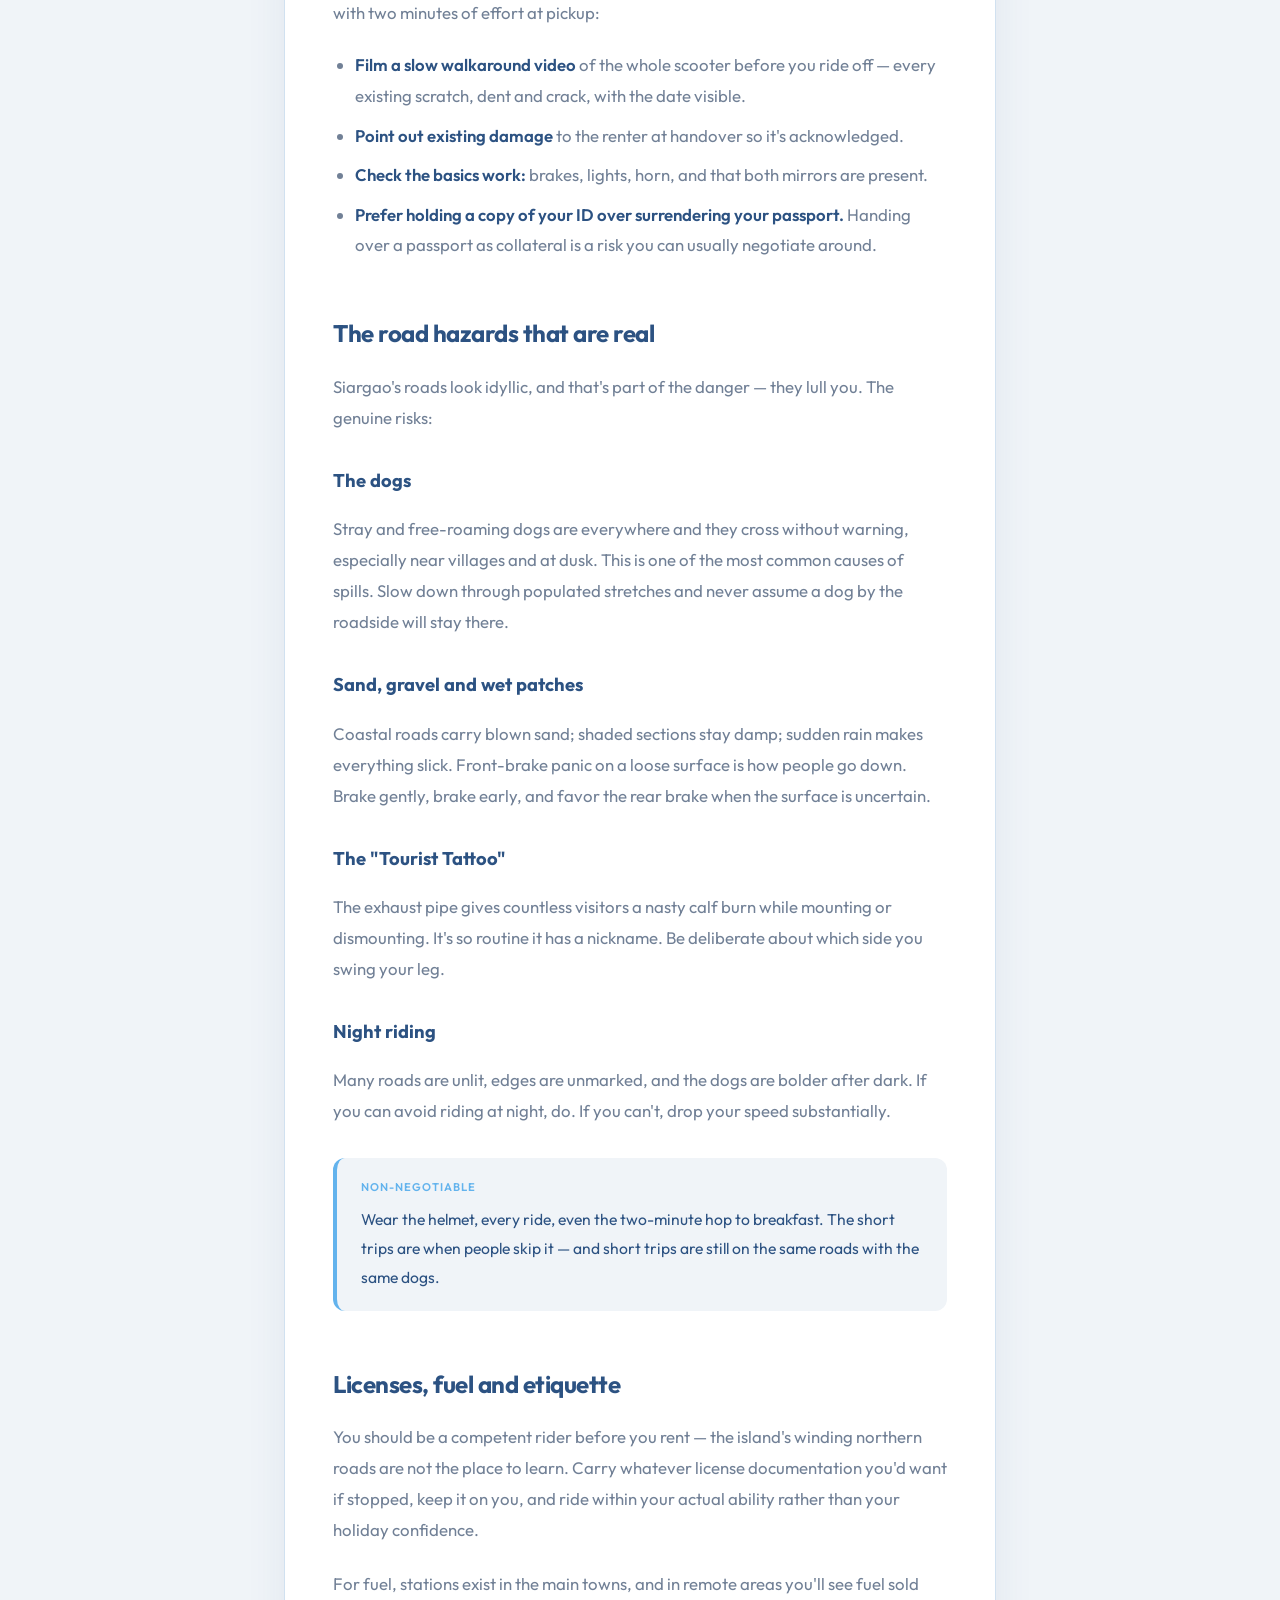
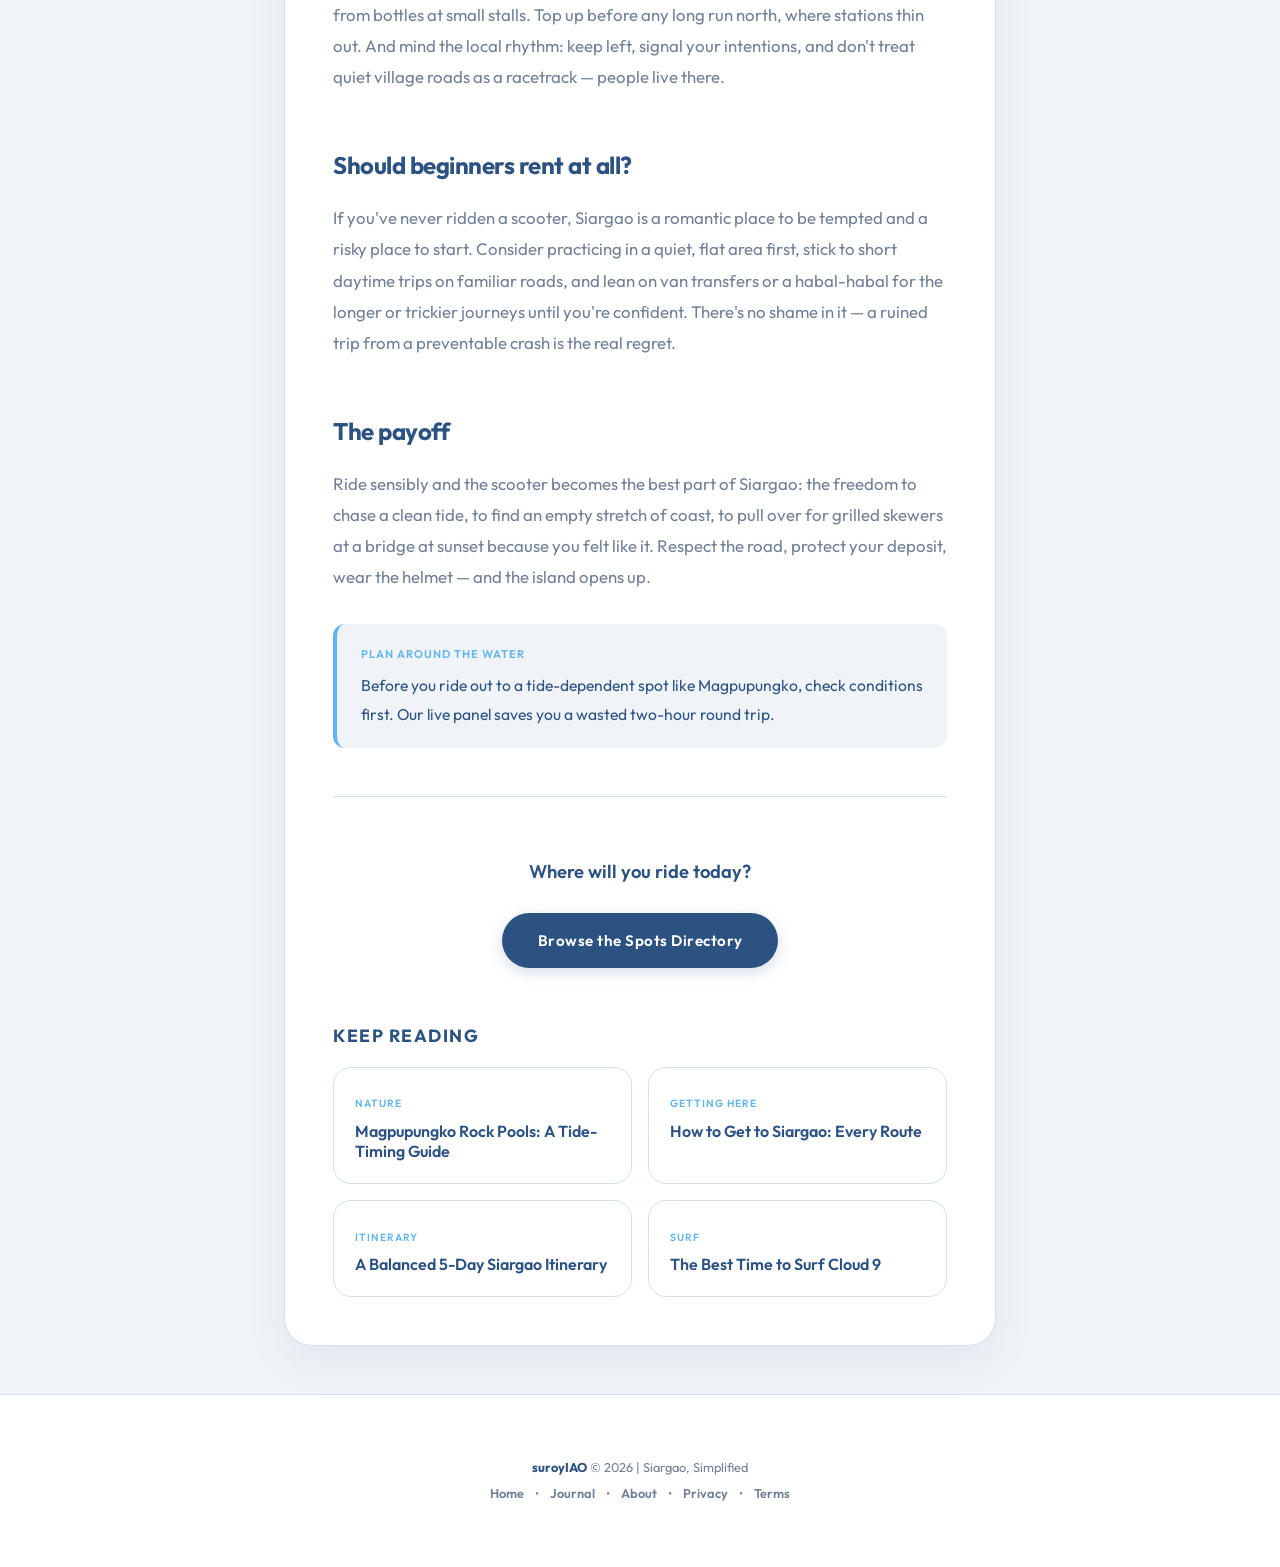
<file: blog/renting-a-scooter-siargao.html>
<!DOCTYPE html>
<html lang="en">
<head>
    <meta charset="UTF-8">
    <meta name="viewport" content="width=device-width, initial-scale=1.0">
    <title>Renting a Scooter in Siargao: What Nobody Tells You | suroyIAO</title>

    <link rel="icon" href="data:image/svg+xml,<svg xmlns='http://www.w3.org/2000/svg' viewBox='0 0 100 100'><rect width='100' height='100' rx='28' fill='%23F0F9FF'/><circle cx='65' cy='38' r='16' fill='%23F59E0B'/><path d='M 20 58 Q 35 42 50 58 T 80 58' stroke='%230284C7' stroke-width='8' stroke-linecap='round' fill='none'/><path d='M 20 74 Q 35 58 50 74 T 80 74' stroke='%2338BDF8' stroke-width='8' stroke-linecap='round' fill='none'/></svg>">

    <meta name="description" content="Everything to know before renting a scooter in Siargao: realistic daily rates, fuel, helmets, road hazards, the dog problem, insurance gaps, and how to avoid damage-deposit scams.">
    <meta name="keywords" content="Siargao scooter rental, motorbike rental Siargao, Siargao driving, General Luna scooter, scooter rental tips Siargao">
    <meta name="author" content="suroyIAO">
    <meta name="robots" content="index, follow">
    <link rel="canonical" href="https://www.suroyiao.com/blog/renting-a-scooter-siargao.html" />

    <meta property="og:type" content="article">
    <meta property="og:title" content="Renting a Scooter in Siargao: What Nobody Tells You">
    <meta property="og:description" content="Rates, fuel, road hazards, the stray-dog problem, and how to avoid deposit scams.">
    <meta property="og:url" content="https://www.suroyiao.com/blog/renting-a-scooter-siargao.html">

    <link rel="preconnect" href="https://fonts.googleapis.com">
    <link rel="preconnect" href="https://fonts.gstatic.com" crossorigin>
    <link href="https://fonts.googleapis.com/css2?family=Outfit:wght@300;400;600&display=swap" rel="stylesheet">
    <link rel="stylesheet" href="article-style.css">

    <script async src="https://pagead2.googlesyndication.com/pagead/js/adsbygoogle.js?client=ca-pub-2906936846344562" crossorigin="anonymous"></script>

    <script type="application/ld+json">
    {
      "@context": "https://schema.org",
      "@type": "Article",
      "headline": "Renting a Scooter in Siargao: What Nobody Tells You",
      "description": "A practical guide to scooter rental in Siargao, covering rates, fuel, safety, road hazards and avoiding deposit disputes.",
      "author": { "@type": "Organization", "name": "suroyIAO" },
      "publisher": { "@type": "Organization", "name": "suroyIAO" },
      "datePublished": "2026-05-22",
      "dateModified": "2026-06-04",
      "mainEntityOfPage": "https://www.suroyiao.com/blog/renting-a-scooter-siargao.html"
    }
    </script>
</head>
<body>
    <nav class="navbar">
        <a href="../index.html">Travel Guide</a>
        <a href="../spots.html">Curated Spots</a>
        <a href="index.html" style="color: var(--accent);">Journal</a>
        <a href="../about.html">About</a>
    </nav>

    <article class="article-wrap fade-in">
        <div class="breadcrumb"><a href="index.html">Journal</a> &nbsp;/&nbsp; Getting Around</div>

        <div class="article-card">
            <h1>Renting a Scooter in Siargao: What Nobody Tells You</h1>

            <div class="meta">
                <span class="author">By the suroyIAO team</span>
                <span>Updated June 2026</span>
                <span class="tag">Getting Around</span>
                <span>9 min read</span>
            </div>

            <p class="lead">A scooter is how you actually experience Siargao &mdash; the empty coast roads, the palm tunnels, the spontaneous detour to a deserted beach. It's also the single most common way visitors get hurt here. Both things are true. This is the honest briefing.</p>

            <h2>Why you'll almost certainly rent one</h2>
            <p>Siargao has no metered taxis and no real public transport network. Things are spread out: your accommodation, the surf breaks, the good food, and the famous spots up north are all separated by open road. A scooter turns a sprawling island into something you can roam freely. For most travelers it's less a luxury than the default way to get around &mdash; which is exactly why it's worth doing properly.</p>

            <h2>What it costs</h2>
            <p>Rates move with season and demand, and longer rentals bring the daily price down. As a planning framework rather than a fixed quote:</p>

            <table class="fact-table">
                <thead>
                    <tr><th>Item</th><th>What to expect</th></tr>
                </thead>
                <tbody>
                    <tr><td>Daily rate (automatic scooter)</td><td>A modest daily fee, lower per-day on weekly rentals</td></tr>
                    <tr><td>Fuel</td><td>Sold by the litre at stations, and by the bottle at roadside stalls in remoter areas</td></tr>
                    <tr><td>Helmet</td><td>Usually included &mdash; insist on one that actually fits</td></tr>
                    <tr><td>Deposit / ID</td><td>Often a cash deposit or a held ID; understand the terms first</td></tr>
                </tbody>
            </table>

            <p>Always confirm the rate, the fuel level at pickup, and what happens in case of damage <em>before</em> money changes hands. Rates quoted casually on the street can shift; a clear agreement up front prevents an awkward conversation at return.</p>

            <h2>The deposit trap &mdash; and how to dodge it</h2>
            <p>The most common traveler complaint isn't the riding, it's the return. Scratches that were already there get blamed on you, and the deposit shrinks. Protect yourself with two minutes of effort at pickup:</p>
            <ul>
                <li><strong>Film a slow walkaround video</strong> of the whole scooter before you ride off &mdash; every existing scratch, dent and crack, with the date visible.</li>
                <li><strong>Point out existing damage</strong> to the renter at handover so it's acknowledged.</li>
                <li><strong>Check the basics work:</strong> brakes, lights, horn, and that both mirrors are present.</li>
                <li><strong>Prefer holding a copy of your ID over surrendering your passport.</strong> Handing over a passport as collateral is a risk you can usually negotiate around.</li>
            </ul>

            <h2>The road hazards that are real</h2>
            <p>Siargao's roads look idyllic, and that's part of the danger &mdash; they lull you. The genuine risks:</p>

            <h3>The dogs</h3>
            <p>Stray and free-roaming dogs are everywhere and they cross without warning, especially near villages and at dusk. This is one of the most common causes of spills. Slow down through populated stretches and never assume a dog by the roadside will stay there.</p>

            <h3>Sand, gravel and wet patches</h3>
            <p>Coastal roads carry blown sand; shaded sections stay damp; sudden rain makes everything slick. Front-brake panic on a loose surface is how people go down. Brake gently, brake early, and favor the rear brake when the surface is uncertain.</p>

            <h3>The "Tourist Tattoo"</h3>
            <p>The exhaust pipe gives countless visitors a nasty calf burn while mounting or dismounting. It's so routine it has a nickname. Be deliberate about which side you swing your leg.</p>

            <h3>Night riding</h3>
            <p>Many roads are unlit, edges are unmarked, and the dogs are bolder after dark. If you can avoid riding at night, do. If you can't, drop your speed substantially.</p>

            <div class="callout">
                <p><span class="callout-title">Non-negotiable</span>Wear the helmet, every ride, even the two-minute hop to breakfast. The short trips are when people skip it &mdash; and short trips are still on the same roads with the same dogs.</p>
            </div>

            <h2>Licenses, fuel and etiquette</h2>
            <p>You should be a competent rider before you rent &mdash; the island's winding northern roads are not the place to learn. Carry whatever license documentation you'd want if stopped, keep it on you, and ride within your actual ability rather than your holiday confidence.</p>
            <p>For fuel, stations exist in the main towns, and in remote areas you'll see fuel sold from bottles at small stalls. Top up before any long run north, where stations thin out. And mind the local rhythm: keep left, signal your intentions, and don't treat quiet village roads as a racetrack &mdash; people live there.</p>

            <h2>Should beginners rent at all?</h2>
            <p>If you've never ridden a scooter, Siargao is a romantic place to be tempted and a risky place to start. Consider practicing in a quiet, flat area first, stick to short daytime trips on familiar roads, and lean on van transfers or a habal-habal for the longer or trickier journeys until you're confident. There's no shame in it &mdash; a ruined trip from a preventable crash is the real regret.</p>

            <h2>The payoff</h2>
            <p>Ride sensibly and the scooter becomes the best part of Siargao: the freedom to chase a clean tide, to find an empty stretch of coast, to pull over for grilled skewers at a bridge at sunset because you felt like it. Respect the road, protect your deposit, wear the helmet &mdash; and the island opens up.</p>

            <div class="callout">
                <p><span class="callout-title">Plan around the water</span>Before you ride out to a tide-dependent spot like Magpupungko, check conditions first. Our live panel saves you a wasted two-hour round trip.</p>
            </div>

            <div class="end-cta">
                <p>Where will you ride today?</p>
                <a href="../spots.html" class="btn-pill">Browse the Spots Directory</a>
            </div>

            <div class="related">
                <h2>Keep Reading</h2>
                <div class="related-grid">
                    <a href="magpupungko-tide-guide.html" class="related-card">
                        <span class="r-tag">Nature</span>
                        <span class="r-title">Magpupungko Rock Pools: A Tide-Timing Guide</span>
                    </a>
                    <a href="getting-to-siargao.html" class="related-card">
                        <span class="r-tag">Getting Here</span>
                        <span class="r-title">How to Get to Siargao: Every Route</span>
                    </a>
                    <a href="siargao-5-day-itinerary.html" class="related-card">
                        <span class="r-tag">Itinerary</span>
                        <span class="r-title">A Balanced 5-Day Siargao Itinerary</span>
                    </a>
                    <a href="best-time-to-surf-cloud-9.html" class="related-card">
                        <span class="r-tag">Surf</span>
                        <span class="r-title">The Best Time to Surf Cloud 9</span>
                    </a>
                </div>
            </div>
        </div>
    </article>

    <footer>
        <p style="font-size:0.8rem; color:var(--light-text); line-height: 2;">
            <strong style="color: var(--text);">suroyIAO</strong> &copy; 2026 | Siargao, Simplified<br>
            <a href="../index.html">Home</a> &bull;
            <a href="index.html">Journal</a> &bull;
            <a href="../about.html">About</a> &bull;
            <a href="../privacy.html">Privacy</a> &bull;
            <a href="../terms.html">Terms</a>
        </p>
    </footer>
</body>
</html>
</file>
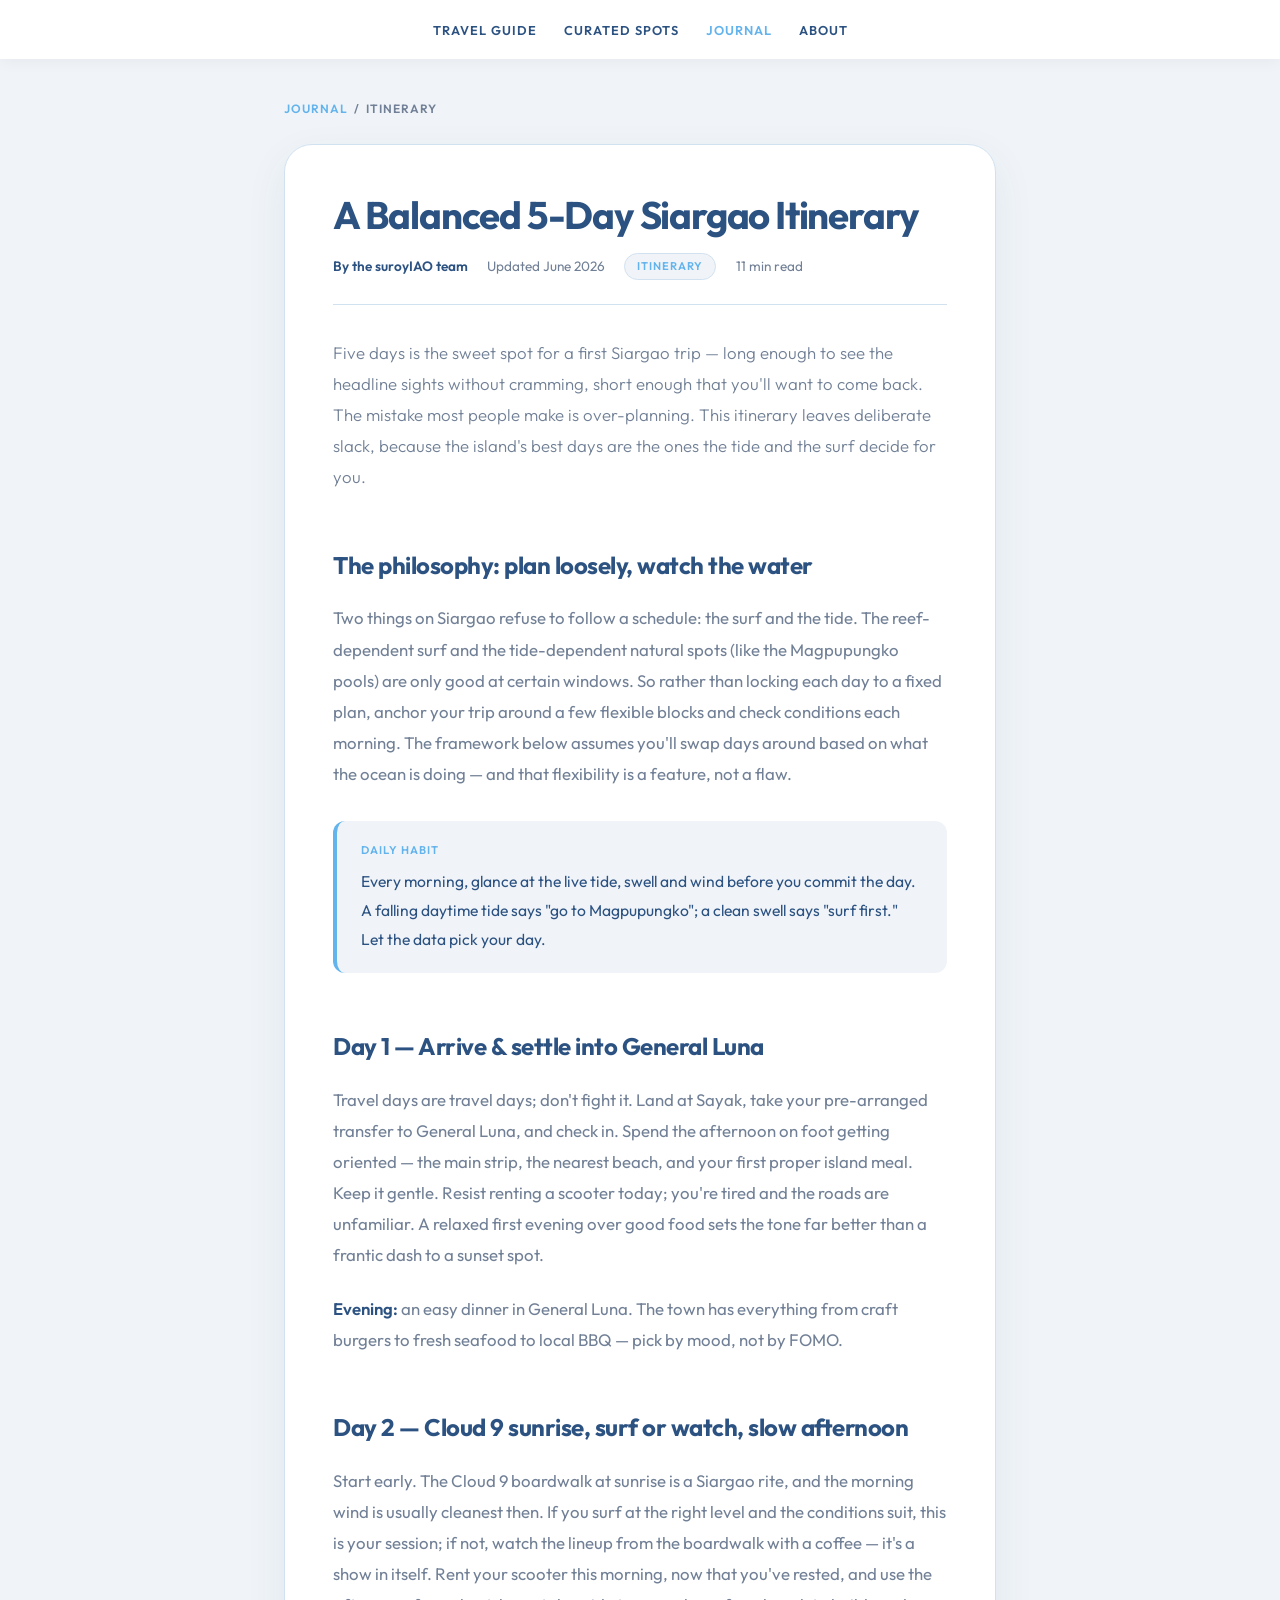
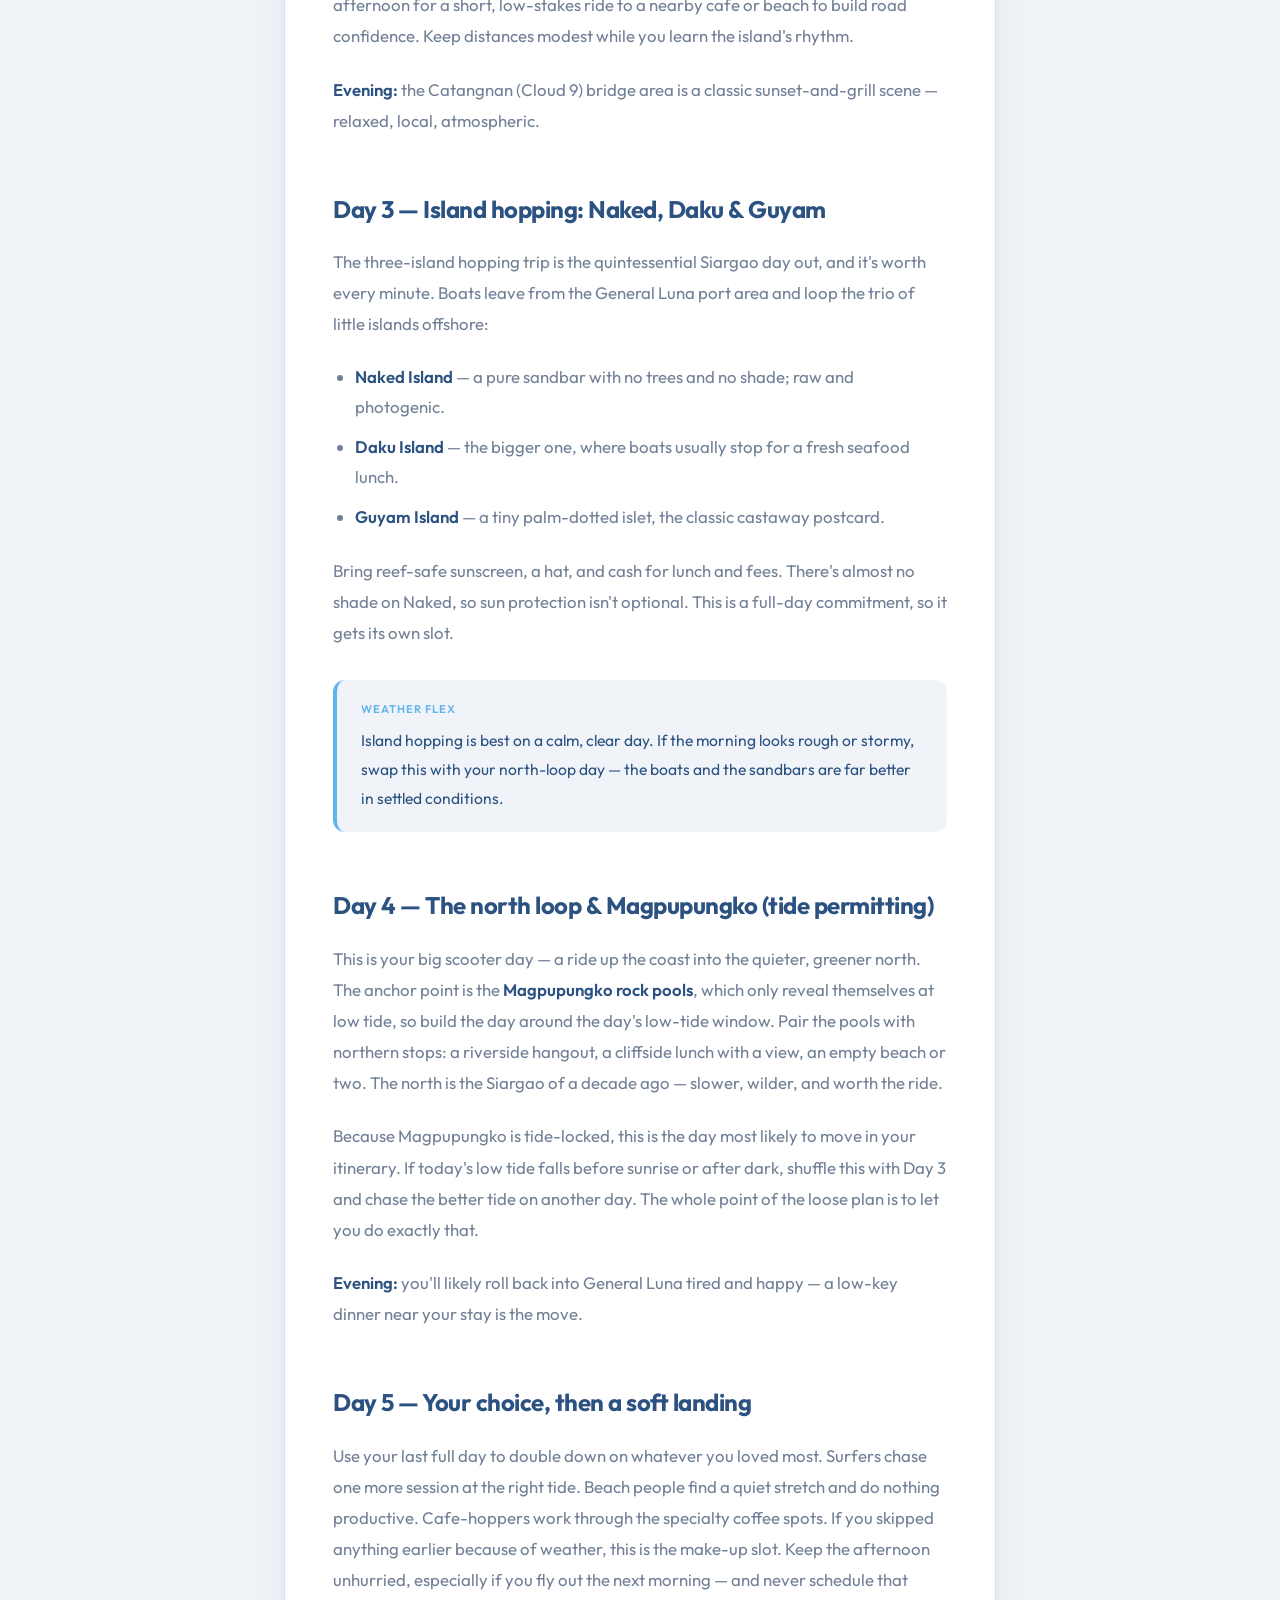
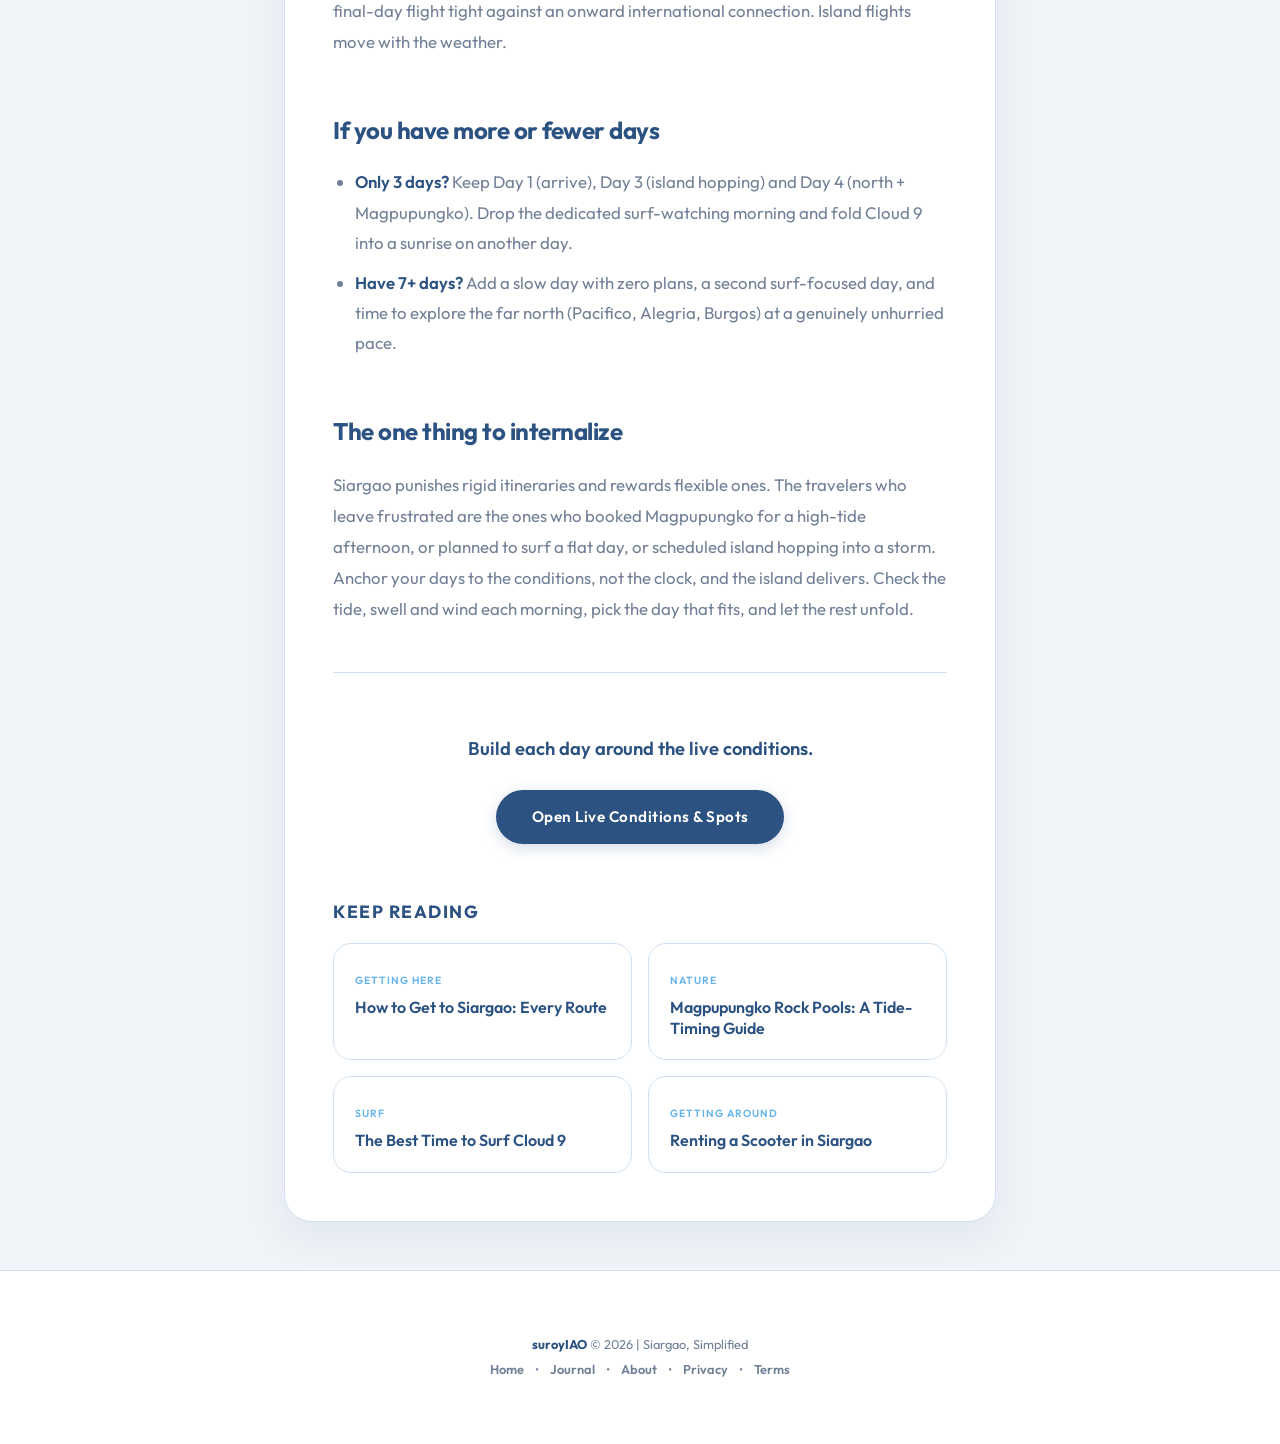
<file: blog/siargao-5-day-itinerary.html>
<!DOCTYPE html>
<html lang="en">
<head>
    <meta charset="UTF-8">
    <meta name="viewport" content="width=device-width, initial-scale=1.0">
    <title>A Balanced 5-Day Siargao Itinerary | suroyIAO</title>

    <link rel="icon" href="data:image/svg+xml,<svg xmlns='http://www.w3.org/2000/svg' viewBox='0 0 100 100'><rect width='100' height='100' rx='28' fill='%23F0F9FF'/><circle cx='65' cy='38' r='16' fill='%23F59E0B'/><path d='M 20 58 Q 35 42 50 58 T 80 58' stroke='%230284C7' stroke-width='8' stroke-linecap='round' fill='none'/><path d='M 20 74 Q 35 58 50 74 T 80 74' stroke='%2338BDF8' stroke-width='8' stroke-linecap='round' fill='none'/></svg>">

    <meta name="description" content="A realistic, unhurried 5-day Siargao itinerary covering General Luna, an island-hopping trip, the north-island loop, and tide-dependent spots like Magpupungko, with built-in flexibility for surf and weather.">
    <meta name="keywords" content="Siargao itinerary, 5 day Siargao, Siargao travel plan, what to do in Siargao, General Luna itinerary, Siargao island hopping">
    <meta name="author" content="suroyIAO">
    <meta name="robots" content="index, follow">
    <link rel="canonical" href="https://www.suroyiao.com/blog/siargao-5-day-itinerary.html" />

    <meta property="og:type" content="article">
    <meta property="og:title" content="A Balanced 5-Day Siargao Itinerary">
    <meta property="og:description" content="An unhurried 5-day plan: General Luna, island hopping, the north loop, and tide-timed stops.">
    <meta property="og:url" content="https://www.suroyiao.com/blog/siargao-5-day-itinerary.html">

    <link rel="preconnect" href="https://fonts.googleapis.com">
    <link rel="preconnect" href="https://fonts.gstatic.com" crossorigin>
    <link href="https://fonts.googleapis.com/css2?family=Outfit:wght@300;400;600&display=swap" rel="stylesheet">
    <link rel="stylesheet" href="article-style.css">

    <script async src="https://pagead2.googlesyndication.com/pagead/js/adsbygoogle.js?client=ca-pub-2906936846344562" crossorigin="anonymous"></script>

    <script type="application/ld+json">
    {
      "@context": "https://schema.org",
      "@type": "Article",
      "headline": "A Balanced 5-Day Siargao Itinerary",
      "description": "A flexible five-day Siargao itinerary balancing General Luna, island hopping, the north loop and tide-dependent natural spots.",
      "author": { "@type": "Organization", "name": "suroyIAO" },
      "publisher": { "@type": "Organization", "name": "suroyIAO" },
      "datePublished": "2026-05-28",
      "dateModified": "2026-06-04",
      "mainEntityOfPage": "https://www.suroyiao.com/blog/siargao-5-day-itinerary.html"
    }
    </script>
</head>
<body>
    <nav class="navbar">
        <a href="../index.html">Travel Guide</a>
        <a href="../spots.html">Curated Spots</a>
        <a href="index.html" style="color: var(--accent);">Journal</a>
        <a href="../about.html">About</a>
    </nav>

    <article class="article-wrap fade-in">
        <div class="breadcrumb"><a href="index.html">Journal</a> &nbsp;/&nbsp; Itinerary</div>

        <div class="article-card">
            <h1>A Balanced 5-Day Siargao Itinerary</h1>

            <div class="meta">
                <span class="author">By the suroyIAO team</span>
                <span>Updated June 2026</span>
                <span class="tag">Itinerary</span>
                <span>11 min read</span>
            </div>

            <p class="lead">Five days is the sweet spot for a first Siargao trip &mdash; long enough to see the headline sights without cramming, short enough that you'll want to come back. The mistake most people make is over-planning. This itinerary leaves deliberate slack, because the island's best days are the ones the tide and the surf decide for you.</p>

            <h2>The philosophy: plan loosely, watch the water</h2>
            <p>Two things on Siargao refuse to follow a schedule: the surf and the tide. The reef-dependent surf and the tide-dependent natural spots (like the Magpupungko pools) are only good at certain windows. So rather than locking each day to a fixed plan, anchor your trip around a few flexible blocks and check conditions each morning. The framework below assumes you'll swap days around based on what the ocean is doing &mdash; and that flexibility is a feature, not a flaw.</p>

            <div class="callout">
                <p><span class="callout-title">Daily habit</span>Every morning, glance at the live tide, swell and wind before you commit the day. A falling daytime tide says "go to Magpupungko"; a clean swell says "surf first." Let the data pick your day.</p>
            </div>

            <h2>Day 1 &mdash; Arrive &amp; settle into General Luna</h2>
            <p>Travel days are travel days; don't fight it. Land at Sayak, take your pre-arranged transfer to General Luna, and check in. Spend the afternoon on foot getting oriented &mdash; the main strip, the nearest beach, and your first proper island meal. Keep it gentle. Resist renting a scooter today; you're tired and the roads are unfamiliar. A relaxed first evening over good food sets the tone far better than a frantic dash to a sunset spot.</p>
            <p><strong>Evening:</strong> an easy dinner in General Luna. The town has everything from craft burgers to fresh seafood to local BBQ &mdash; pick by mood, not by FOMO.</p>

            <h2>Day 2 &mdash; Cloud 9 sunrise, surf or watch, slow afternoon</h2>
            <p>Start early. The Cloud 9 boardwalk at sunrise is a Siargao rite, and the morning wind is usually cleanest then. If you surf at the right level and the conditions suit, this is your session; if not, watch the lineup from the boardwalk with a coffee &mdash; it's a show in itself. Rent your scooter this morning, now that you've rested, and use the afternoon for a short, low-stakes ride to a nearby cafe or beach to build road confidence. Keep distances modest while you learn the island's rhythm.</p>
            <p><strong>Evening:</strong> the Catangnan (Cloud 9) bridge area is a classic sunset-and-grill scene &mdash; relaxed, local, atmospheric.</p>

            <h2>Day 3 &mdash; Island hopping: Naked, Daku &amp; Guyam</h2>
            <p>The three-island hopping trip is the quintessential Siargao day out, and it's worth every minute. Boats leave from the General Luna port area and loop the trio of little islands offshore:</p>
            <ul>
                <li><strong>Naked Island</strong> &mdash; a pure sandbar with no trees and no shade; raw and photogenic.</li>
                <li><strong>Daku Island</strong> &mdash; the bigger one, where boats usually stop for a fresh seafood lunch.</li>
                <li><strong>Guyam Island</strong> &mdash; a tiny palm-dotted islet, the classic castaway postcard.</li>
            </ul>
            <p>Bring reef-safe sunscreen, a hat, and cash for lunch and fees. There's almost no shade on Naked, so sun protection isn't optional. This is a full-day commitment, so it gets its own slot.</p>

            <div class="callout">
                <p><span class="callout-title">Weather flex</span>Island hopping is best on a calm, clear day. If the morning looks rough or stormy, swap this with your north-loop day &mdash; the boats and the sandbars are far better in settled conditions.</p>
            </div>

            <h2>Day 4 &mdash; The north loop &amp; Magpupungko (tide permitting)</h2>
            <p>This is your big scooter day &mdash; a ride up the coast into the quieter, greener north. The anchor point is the <strong>Magpupungko rock pools</strong>, which only reveal themselves at low tide, so build the day around the day's low-tide window. Pair the pools with northern stops: a riverside hangout, a cliffside lunch with a view, an empty beach or two. The north is the Siargao of a decade ago &mdash; slower, wilder, and worth the ride.</p>
            <p>Because Magpupungko is tide-locked, this is the day most likely to move in your itinerary. If today's low tide falls before sunrise or after dark, shuffle this with Day 3 and chase the better tide on another day. The whole point of the loose plan is to let you do exactly that.</p>
            <p><strong>Evening:</strong> you'll likely roll back into General Luna tired and happy &mdash; a low-key dinner near your stay is the move.</p>

            <h2>Day 5 &mdash; Your choice, then a soft landing</h2>
            <p>Use your last full day to double down on whatever you loved most. Surfers chase one more session at the right tide. Beach people find a quiet stretch and do nothing productive. Cafe-hoppers work through the specialty coffee spots. If you skipped anything earlier because of weather, this is the make-up slot. Keep the afternoon unhurried, especially if you fly out the next morning &mdash; and never schedule that final-day flight tight against an onward international connection. Island flights move with the weather.</p>

            <h2>If you have more or fewer days</h2>
            <ul>
                <li><strong>Only 3 days?</strong> Keep Day 1 (arrive), Day 3 (island hopping) and Day 4 (north + Magpupungko). Drop the dedicated surf-watching morning and fold Cloud 9 into a sunrise on another day.</li>
                <li><strong>Have 7+ days?</strong> Add a slow day with zero plans, a second surf-focused day, and time to explore the far north (Pacifico, Alegria, Burgos) at a genuinely unhurried pace.</li>
            </ul>

            <h2>The one thing to internalize</h2>
            <p>Siargao punishes rigid itineraries and rewards flexible ones. The travelers who leave frustrated are the ones who booked Magpupungko for a high-tide afternoon, or planned to surf a flat day, or scheduled island hopping into a storm. Anchor your days to the conditions, not the clock, and the island delivers. Check the tide, swell and wind each morning, pick the day that fits, and let the rest unfold.</p>

            <div class="end-cta">
                <p>Build each day around the live conditions.</p>
                <a href="../spots.html" class="btn-pill">Open Live Conditions &amp; Spots</a>
            </div>

            <div class="related">
                <h2>Keep Reading</h2>
                <div class="related-grid">
                    <a href="getting-to-siargao.html" class="related-card">
                        <span class="r-tag">Getting Here</span>
                        <span class="r-title">How to Get to Siargao: Every Route</span>
                    </a>
                    <a href="magpupungko-tide-guide.html" class="related-card">
                        <span class="r-tag">Nature</span>
                        <span class="r-title">Magpupungko Rock Pools: A Tide-Timing Guide</span>
                    </a>
                    <a href="best-time-to-surf-cloud-9.html" class="related-card">
                        <span class="r-tag">Surf</span>
                        <span class="r-title">The Best Time to Surf Cloud 9</span>
                    </a>
                    <a href="renting-a-scooter-siargao.html" class="related-card">
                        <span class="r-tag">Getting Around</span>
                        <span class="r-title">Renting a Scooter in Siargao</span>
                    </a>
                </div>
            </div>
        </div>
    </article>

    <footer>
        <p style="font-size:0.8rem; color:var(--light-text); line-height: 2;">
            <strong style="color: var(--text);">suroyIAO</strong> &copy; 2026 | Siargao, Simplified<br>
            <a href="../index.html">Home</a> &bull;
            <a href="index.html">Journal</a> &bull;
            <a href="../about.html">About</a> &bull;
            <a href="../privacy.html">Privacy</a> &bull;
            <a href="../terms.html">Terms</a>
        </p>
    </footer>
</body>
</html>
</file>
<file: blog/article-style.css>
:root {
    --bg: #F0F4F8;
    --text: #2C5282;
    --light-text: #718096;
    --card-bg: #FFFFFF;
    --accent: #63B3ED;
    --border: #D1E1F0;
    --emer-text: #E53E3E;
}

* { box-sizing: border-box; }

body {
    font-family: 'Outfit', sans-serif;
    background-color: var(--bg);
    color: var(--text);
    margin: 0;
    line-height: 1.7;
    scroll-behavior: smooth;
    display: flex;
    flex-direction: column;
    min-height: 100vh;
    -webkit-font-smoothing: antialiased;
}
a { text-decoration: none !important; }

@keyframes fadeIn { from { opacity: 0; transform: translateY(15px); } to { opacity: 1; transform: translateY(0); } }
.fade-in { animation: fadeIn 0.8s ease-out forwards; }

.navbar {
    background: rgba(255, 255, 255, 0.95);
    backdrop-filter: blur(10px);
    padding: 1rem;
    text-align: center;
    box-shadow: 0 2px 15px rgba(0,0,0,0.05);
    position: sticky;
    top: 0;
    z-index: 100;
}
.navbar a {
    margin: 0 12px;
    color: var(--text);
    font-weight: 600;
    font-size: 0.8rem;
    text-transform: uppercase;
    letter-spacing: 1px;
    transition: 0.2s;
}
.navbar a:hover { color: var(--accent); }

.article-wrap {
    max-width: 760px;
    margin: 0 auto;
    padding: 2.5rem 1.5rem 3rem;
    width: 100%;
    flex: 1;
}

.breadcrumb {
    font-size: 0.75rem;
    text-transform: uppercase;
    letter-spacing: 1px;
    color: var(--light-text);
    margin-bottom: 1.5rem;
    font-weight: 600;
}
.breadcrumb a { color: var(--accent); }

.article-card {
    background: var(--card-bg);
    border-radius: 28px;
    padding: 3rem;
    box-shadow: 0 15px 40px rgba(44, 82, 130, 0.08);
    border: 1px solid var(--border);
}

.article-card h1 {
    font-size: 2.4rem;
    line-height: 1.15;
    letter-spacing: -1.2px;
    margin: 0 0 1rem;
}

.meta {
    display: flex;
    flex-wrap: wrap;
    gap: 0.5rem 1.2rem;
    align-items: center;
    font-size: 0.85rem;
    color: var(--light-text);
    border-bottom: 1px solid var(--border);
    padding-bottom: 1.5rem;
    margin-bottom: 2rem;
}
.meta .author { font-weight: 600; color: var(--text); }
.tag {
    background: var(--bg);
    border: 1px solid var(--border);
    padding: 3px 12px;
    border-radius: 50px;
    font-size: 0.7rem;
    text-transform: uppercase;
    letter-spacing: 1px;
    font-weight: 600;
    color: var(--accent);
}

.lead {
    font-size: 1.2rem;
    color: var(--text);
    font-weight: 300;
    line-height: 1.6;
    margin-bottom: 2rem;
}

.article-card h2 {
    font-size: 1.5rem;
    letter-spacing: -0.5px;
    margin: 2.8rem 0 1rem;
    padding-top: 0.5rem;
}
.article-card h3 {
    font-size: 1.15rem;
    margin: 2rem 0 0.6rem;
    color: var(--text);
}
.article-card p {
    color: var(--light-text);
    font-size: 1.05rem;
    line-height: 1.85;
    margin-bottom: 1.4rem;
}
.article-card ul, .article-card ol {
    color: var(--light-text);
    font-size: 1.05rem;
    line-height: 1.8;
    padding-left: 1.4rem;
    margin-bottom: 1.4rem;
}
.article-card li { margin-bottom: 0.6rem; }
.article-card strong { color: var(--text); font-weight: 600; }
.article-card a:not(.btn-pill) { color: var(--accent); font-weight: 600; }
.article-card a:not(.btn-pill):hover { text-decoration: underline !important; }

.callout {
    background: var(--bg);
    border-left: 4px solid var(--accent);
    border-radius: 12px;
    padding: 1.2rem 1.5rem;
    margin: 2rem 0;
}
.callout p { margin: 0; color: var(--text); font-size: 0.98rem; }
.callout .callout-title {
    display: block;
    font-weight: 600;
    text-transform: uppercase;
    letter-spacing: 1px;
    font-size: 0.7rem;
    color: var(--accent);
    margin-bottom: 0.4rem;
}

.fact-table {
    width: 100%;
    border-collapse: collapse;
    margin: 1.5rem 0 2rem;
    font-size: 0.95rem;
}
.fact-table th, .fact-table td {
    text-align: left;
    padding: 0.8rem 1rem;
    border-bottom: 1px solid var(--border);
}
.fact-table th {
    background: var(--bg);
    color: var(--text);
    font-size: 0.7rem;
    text-transform: uppercase;
    letter-spacing: 1px;
}
.fact-table td { color: var(--light-text); }
.fact-table tr:last-child td { border-bottom: none; }

.btn-pill {
    display: inline-flex;
    align-items: center;
    justify-content: center;
    background: var(--text);
    color: #FFFFFF !important;
    padding: 0.9rem 2.2rem;
    border-radius: 50px;
    font-size: 0.95rem;
    font-weight: 600;
    transition: 0.3s;
    letter-spacing: 0.5px;
    box-shadow: 0 4px 15px rgba(44,82,130,0.2);
}
.btn-pill:hover { background: var(--accent); transform: translateY(-3px); }

.end-cta {
    text-align: center;
    margin-top: 3rem;
    padding-top: 2.5rem;
    border-top: 1px solid var(--border);
}
.end-cta p { color: var(--text); font-weight: 600; font-size: 1.15rem; margin-bottom: 1.5rem; }

.related {
    margin-top: 2.5rem;
}
.related h2 { font-size: 1.1rem; text-transform: uppercase; letter-spacing: 1.5px; }
.related-grid { display: grid; grid-template-columns: 1fr 1fr; gap: 1rem; }
.related-card {
    background: var(--card-bg);
    border: 1px solid var(--border);
    border-radius: 18px;
    padding: 1.3rem;
    transition: 0.2s;
}
.related-card:hover { transform: translateY(-3px); box-shadow: 0 10px 25px rgba(44,82,130,0.08); }
.related-card .r-tag { font-size: 0.65rem; text-transform: uppercase; letter-spacing: 1px; color: var(--accent); font-weight: 600; }
.related-card .r-title { display: block; font-weight: 600; color: var(--text); margin-top: 5px; font-size: 1rem; line-height: 1.3; }

footer {
    background: #fff;
    padding: 3rem 1.5rem;
    text-align: center;
    border-top: 1px solid var(--border);
    margin-top: auto;
}
footer a { color: var(--light-text); margin: 0 8px; font-weight: 600; }
footer a:hover { color: var(--accent); }

@media(max-width: 600px) {
    .article-card { padding: 2rem 1.4rem; border-radius: 20px; }
    .article-card h1 { font-size: 1.9rem; }
    .lead { font-size: 1.1rem; }
    .related-grid { grid-template-columns: 1fr; }
}
</file>
